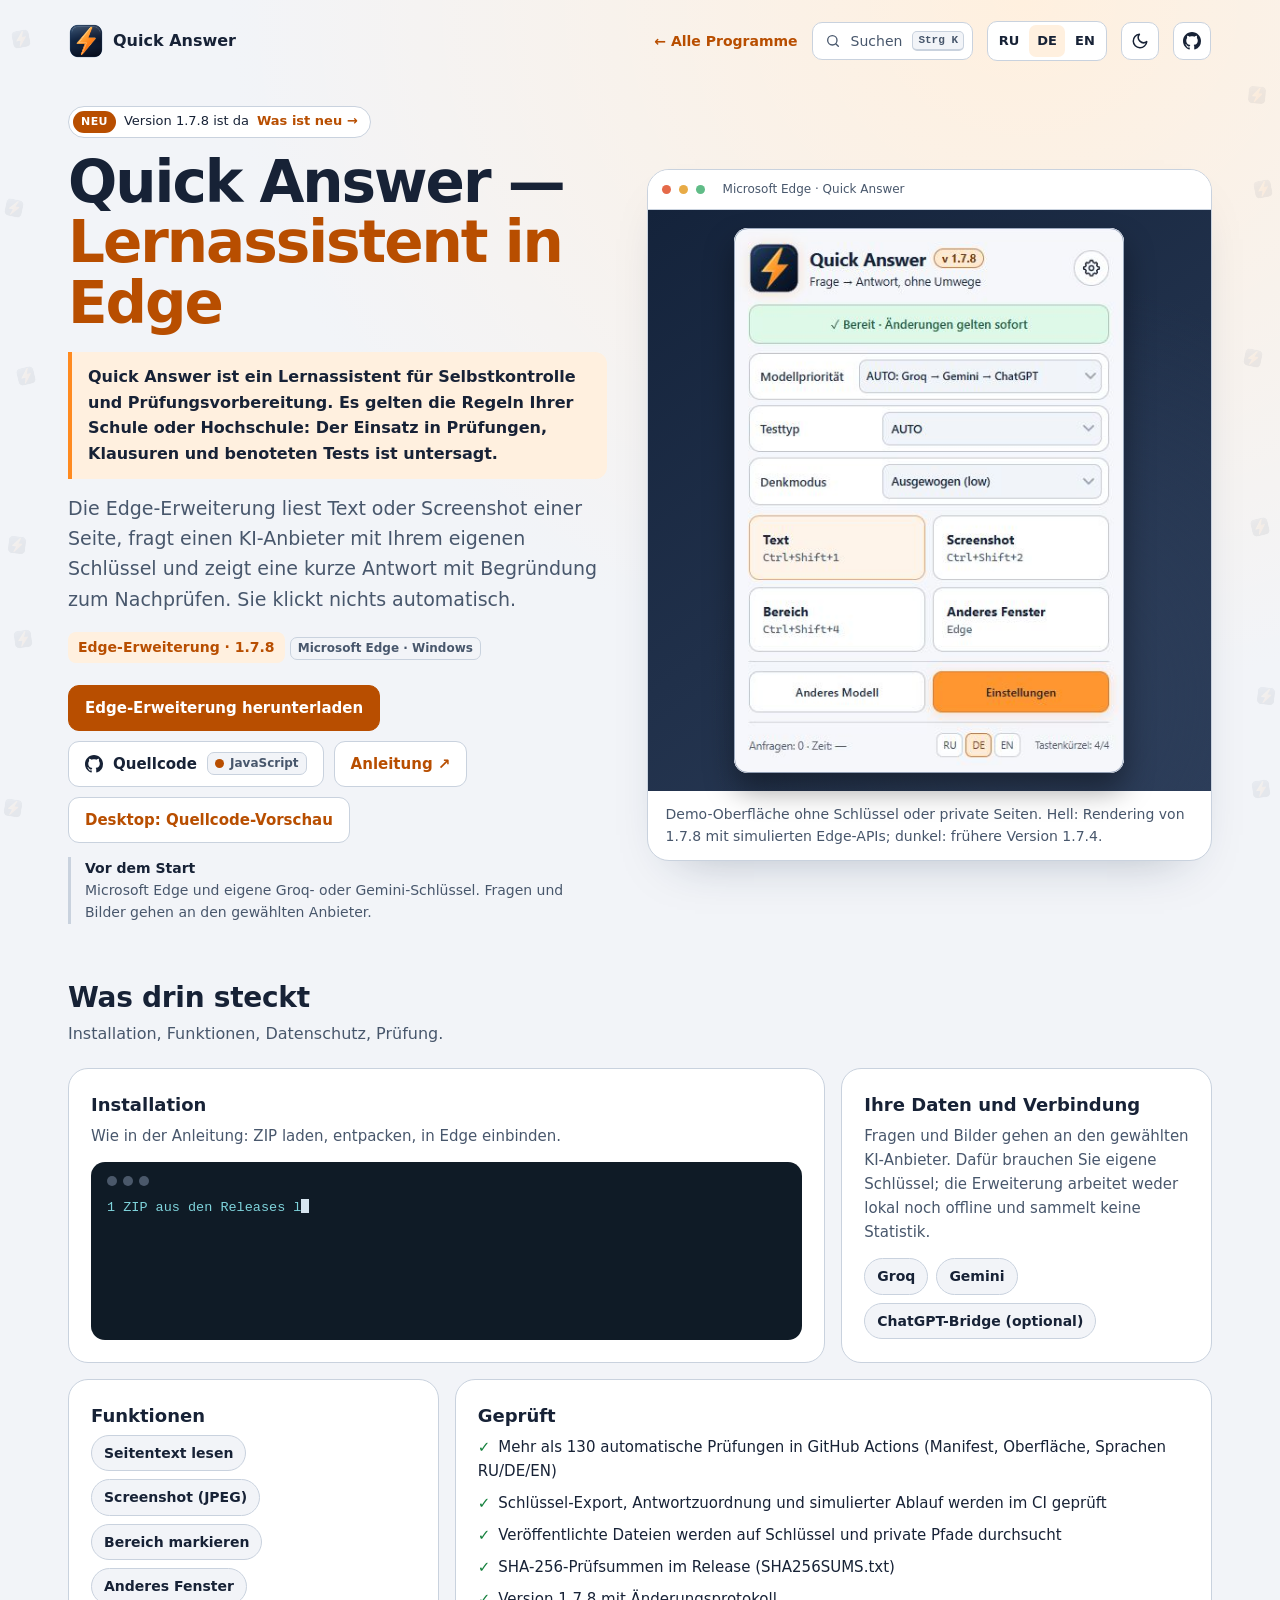
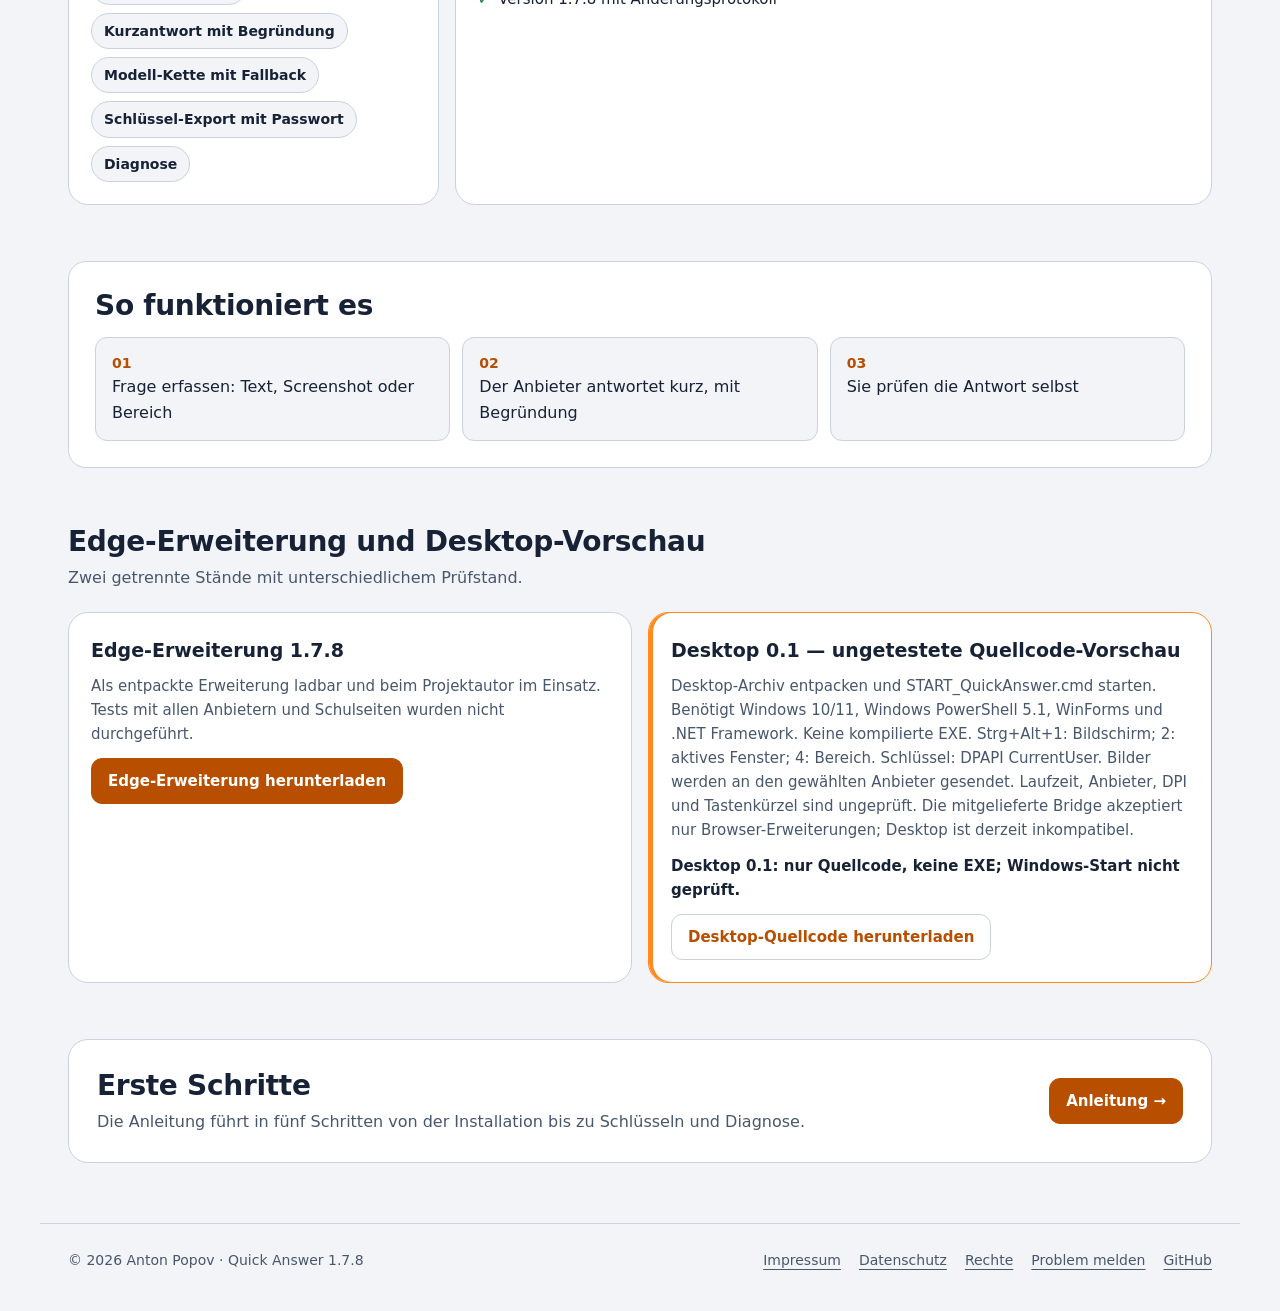
<file: docs/index.html>
<!doctype html>
<html lang="de"><head><meta charset="utf-8"><meta name="viewport" content="width=device-width,initial-scale=1"><meta name="color-scheme" content="light dark"><meta name="description" content="Quick Answer ist ein Lernassistent für Selbstkontrolle und Prüfungsvorbereitung in Microsoft Edge."><title>Quick Answer — Lernassistent für Edge</title>
<link rel="icon" href="assets/app-icon.png">
<script src="assets/kit/kit-theme.js"></script>
<link rel="stylesheet" href="assets/kit/kit.css?v=2026.11.16-1">
<link rel="stylesheet" href="assets/site.css?v=2026.11.16-1">
<script src="assets/kit/programs.js?v=2026.11.16-1" defer></script>
<script src="assets/kit/kit.js?v=2026.11.16-1" defer></script>
</head>
<body class="ppk-page">
<a class="ppk-skip" href="#main">Zum Inhalt</a>
<div class="ppk-nav-wrap" id="ppk-nav-wrap">
<nav class="ppk-nav" aria-label="Hauptnavigation"><a class="ppk-brand" href="index.html"><img src="assets/app-icon.png" alt="" width="34" height="34"><span>Quick Answer</span></a><span class="ppk-spacer"></span><a class="ppk-back" href="https://popovantondev.github.io/popovantondev/index.html">← Alle Programme</a><button class="ppk-search-btn" type="button" data-ppk-open-search aria-label="Programme durchsuchen"><span>Suchen</span><kbd>Strg K</kbd></button><div class="ppk-langs"><a href="index-ru.html" lang="ru" hreflang="ru">RU</a><a href="index.html" lang="de" hreflang="de" aria-current="page">DE</a><a href="index-en.html" lang="en" hreflang="en">EN</a></div><button class="ppk-icon-btn ppk-theme-btn" type="button" data-ppk-theme aria-label="Farbschema wechseln"></button><a class="ppk-icon-btn ppk-gh-btn" href="https://github.com/popovantondev/QuickAnswer" aria-label="GitHub"></a></nav>
</div>
<main class="ppk-shell" id="main">
<section class="ppk-hero"><div>
<a class="ppk-pill" href="https://github.com/popovantondev/QuickAnswer/blob/main/CHANGELOG.md"><span class="ppk-new">NEU</span><span>Version 1.7.8 ist da</span> <span class="ppk-more">Was ist neu →</span></a>
<h1>Quick Answer —<br><em>Lernassistent in Edge</em></h1>
<p class="qa-rules">Quick Answer ist ein Lernassistent für Selbstkontrolle und Prüfungsvorbereitung. Es gelten die Regeln Ihrer Schule oder Hochschule: Der Einsatz in Prüfungen, Klausuren und benoteten Tests ist untersagt.</p>
<p class="ppk-lead">Die Edge-Erweiterung liest Text oder Screenshot einer Seite, fragt einen KI-Anbieter mit Ihrem eigenen Schlüssel und zeigt eine kurze Antwort mit Begründung zum Nachprüfen. Sie klickt nichts automatisch.</p>
<span class="ppk-status">Edge-Erweiterung · 1.7.8</span> <span class="ppk-chip">Microsoft Edge · Windows</span>
<div class="ppk-actions"><a class="ppk-btn ppk-btn-primary" href="https://github.com/popovantondev/QuickAnswer/releases/download/v1.7.8-desktop-0.1-preview/QuickAnswer-Edge-1.7.8.zip">Edge-Erweiterung herunterladen</a><a class="ppk-btn ppk-btn-gh" href="https://github.com/popovantondev/QuickAnswer">Quellcode <span class="ppk-chip"><i class="ppk-dot"></i>JavaScript</span></a><a class="ppk-btn" href="Guide-de.html">Anleitung ↗</a><a class="ppk-btn" href="#desktop-preview">Desktop: Quellcode-Vorschau</a></div>
<p class="ppk-requirements"><strong>Vor dem Start</strong>Microsoft Edge und eigene Groq- oder Gemini-Schlüssel. Fragen und Bilder gehen an den gewählten Anbieter.</p>
</div>
<figure class="ppk-preview"><div class="qa-browser-top"><i></i><i></i><i></i><span>Microsoft Edge · Quick Answer</span></div><div class="ppk-stage"><div class="qa-popup"><img class="qa-dark" src="assets/web/popup-de.dde13329.webp" alt="Popup von Quick Answer in Edge (Demo-Oberfläche ohne Schlüssel)" decoding="async" width="402" height="591" fetchpriority="high"><img class="qa-light" src="assets/screenshots/popup-de-light.png" alt="Popup von Quick Answer in Edge (Demo-Oberfläche ohne Schlüssel)" decoding="async" width="420" height="586"></div></div><figcaption>Demo-Oberfläche ohne Schlüssel oder private Seiten. Hell: Rendering von 1.7.8 mit simulierten Edge-APIs; dunkel: frühere Version 1.7.4.</figcaption></figure>
</section>
<section class="ppk-bento-section ppk-section ppk-reveal" id="features" aria-labelledby="bento-title">
<h2 id="bento-title">Was drin steckt</h2><p class="ppk-sub">Installation, Funktionen, Datenschutz, Prüfung.</p>
<div class="ppk-bento">
<div class="ppk-tile ppk-wide"><h3>Installation</h3><p>Wie in der Anleitung: ZIP laden, entpacken, in Edge einbinden.</p><div class="ppk-term" role="group" aria-label="Terminal"><div class="ppk-term-bar"><i></i><i></i><i></i></div><div class="ppk-term-out"><div class="ppk-ps">1  ZIP aus den Releases laden und ganz entpacken</div><div class="ppk-ps">2  edge://extensions öffnen, Entwicklermodus einschalten</div><div class="ppk-ps">3  „Entpackte Erweiterung laden“ → Ordner edge-quick-answer</div><div class="ppk-ok">✓ Quick Answer erscheint in Edge</div><div class="ppk-dim">   Strg+Umschalt+1 Text · 2 Screenshot · 4 Bereich</div></div></div></div>
<div class="ppk-tile"><h3>Ihre Daten und Verbindung</h3><p>Fragen und Bilder gehen an den gewählten KI-Anbieter. Dafür brauchen Sie eigene Schlüssel; die Erweiterung arbeitet weder lokal noch offline und sammelt keine Statistik.</p><div class="ppk-chips"><span>Groq</span><span>Gemini</span><span>ChatGPT-Bridge (optional)</span></div></div>
<div class="ppk-tile"><h3>Funktionen</h3><div class="ppk-chips"><span>Seitentext lesen</span><span>Screenshot (JPEG)</span><span>Bereich markieren</span><span>Anderes Fenster</span><span>Kurzantwort mit Begründung</span><span>Modell-Kette mit Fallback</span><span>Schlüssel-Export mit Passwort</span><span>Diagnose</span></div></div>
<div class="ppk-tile ppk-wide"><h3>Geprüft</h3><ul class="ppk-checks"><li>Mehr als 130 automatische Prüfungen in GitHub Actions (Manifest, Oberfläche, Sprachen RU/DE/EN)</li><li>Schlüssel-Export, Antwortzuordnung und simulierter Ablauf werden im CI geprüft</li><li>Veröffentlichte Dateien werden auf Schlüssel und private Pfade durchsucht</li><li>SHA-256-Prüfsummen im Release (SHA256SUMS.txt)</li><li>Version 1.7.8 mit Änderungsprotokoll</li></ul></div>
</div>
</section>
<section class="ppk-section ppk-process ppk-reveal" aria-labelledby="process-title"><h2 id="process-title">So funktioniert es</h2><ol class="ppk-flow"><li>Frage erfassen: Text, Screenshot oder Bereich</li><li>Der Anbieter antwortet kurz, mit Begründung</li><li>Sie prüfen die Antwort selbst</li></ol></section>
<section class="ppk-section ppk-reveal" id="desktop-preview" aria-labelledby="status-title"><h2 id="status-title">Edge-Erweiterung und Desktop-Vorschau</h2><p class="ppk-sub">Zwei getrennte Stände mit unterschiedlichem Prüfstand.</p>
<div class="qa-status"><article class="qa-card"><h3>Edge-Erweiterung 1.7.8</h3><p>Als entpackte Erweiterung ladbar und beim Projektautor im Einsatz. Tests mit allen Anbietern und Schulseiten wurden nicht durchgeführt.</p><div class="ppk-actions"><a class="ppk-btn ppk-btn-primary" href="https://github.com/popovantondev/QuickAnswer/releases/download/v1.7.8-desktop-0.1-preview/QuickAnswer-Edge-1.7.8.zip">Edge-Erweiterung herunterladen</a></div></article>
<article class="qa-card qa-card-warn"><h3>Desktop 0.1 — ungetestete Quellcode-Vorschau</h3><p>Desktop-Archiv entpacken und START_QuickAnswer.cmd starten. Benötigt Windows 10/11, Windows PowerShell 5.1, WinForms und .NET Framework. Keine kompilierte EXE. Strg+Alt+1: Bildschirm; 2: aktives Fenster; 4: Bereich. Schlüssel: DPAPI CurrentUser. Bilder werden an den gewählten Anbieter gesendet. Laufzeit, Anbieter, DPI und Tastenkürzel sind ungeprüft. Die mitgelieferte Bridge akzeptiert nur Browser-Erweiterungen; Desktop ist derzeit inkompatibel.</p><p><strong>Desktop 0.1: nur Quellcode, keine EXE; Windows-Start nicht geprüft.</strong></p><div class="ppk-actions"><a class="ppk-btn" href="https://github.com/popovantondev/QuickAnswer/releases/download/v1.7.8-desktop-0.1-preview/QuickAnswer-Desktop-0.1-SourcePreview.zip">Desktop-Quellcode herunterladen</a></div></article></div></section>
<section class="ppk-section ppk-reveal"><div class="qa-start"><div><h2>Erste Schritte</h2><p>Die Anleitung führt in fünf Schritten von der Installation bis zu Schlüsseln und Diagnose.</p></div><div class="ppk-actions"><a class="ppk-btn ppk-btn-primary" href="Guide-de.html">Anleitung →</a></div></div></section>
</main>
<footer class="ppk-footer">
<span>© 2026 Anton Popov · Quick Answer 1.7.8</span>
<nav aria-label="Rechtliches"><a href="https://popovantondev.github.io/popovantondev/impressum.html">Impressum</a><a href="https://popovantondev.github.io/popovantondev/datenschutz.html">Datenschutz</a><a href="https://github.com/popovantondev/QuickAnswer/blob/main/docs/RIGHTS.de.md">Rechte</a><a href="https://github.com/popovantondev/QuickAnswer/issues/new">Problem melden</a><a href="https://github.com/popovantondev/QuickAnswer">GitHub</a></nav>
</footer>
</body>
</html>
</file>
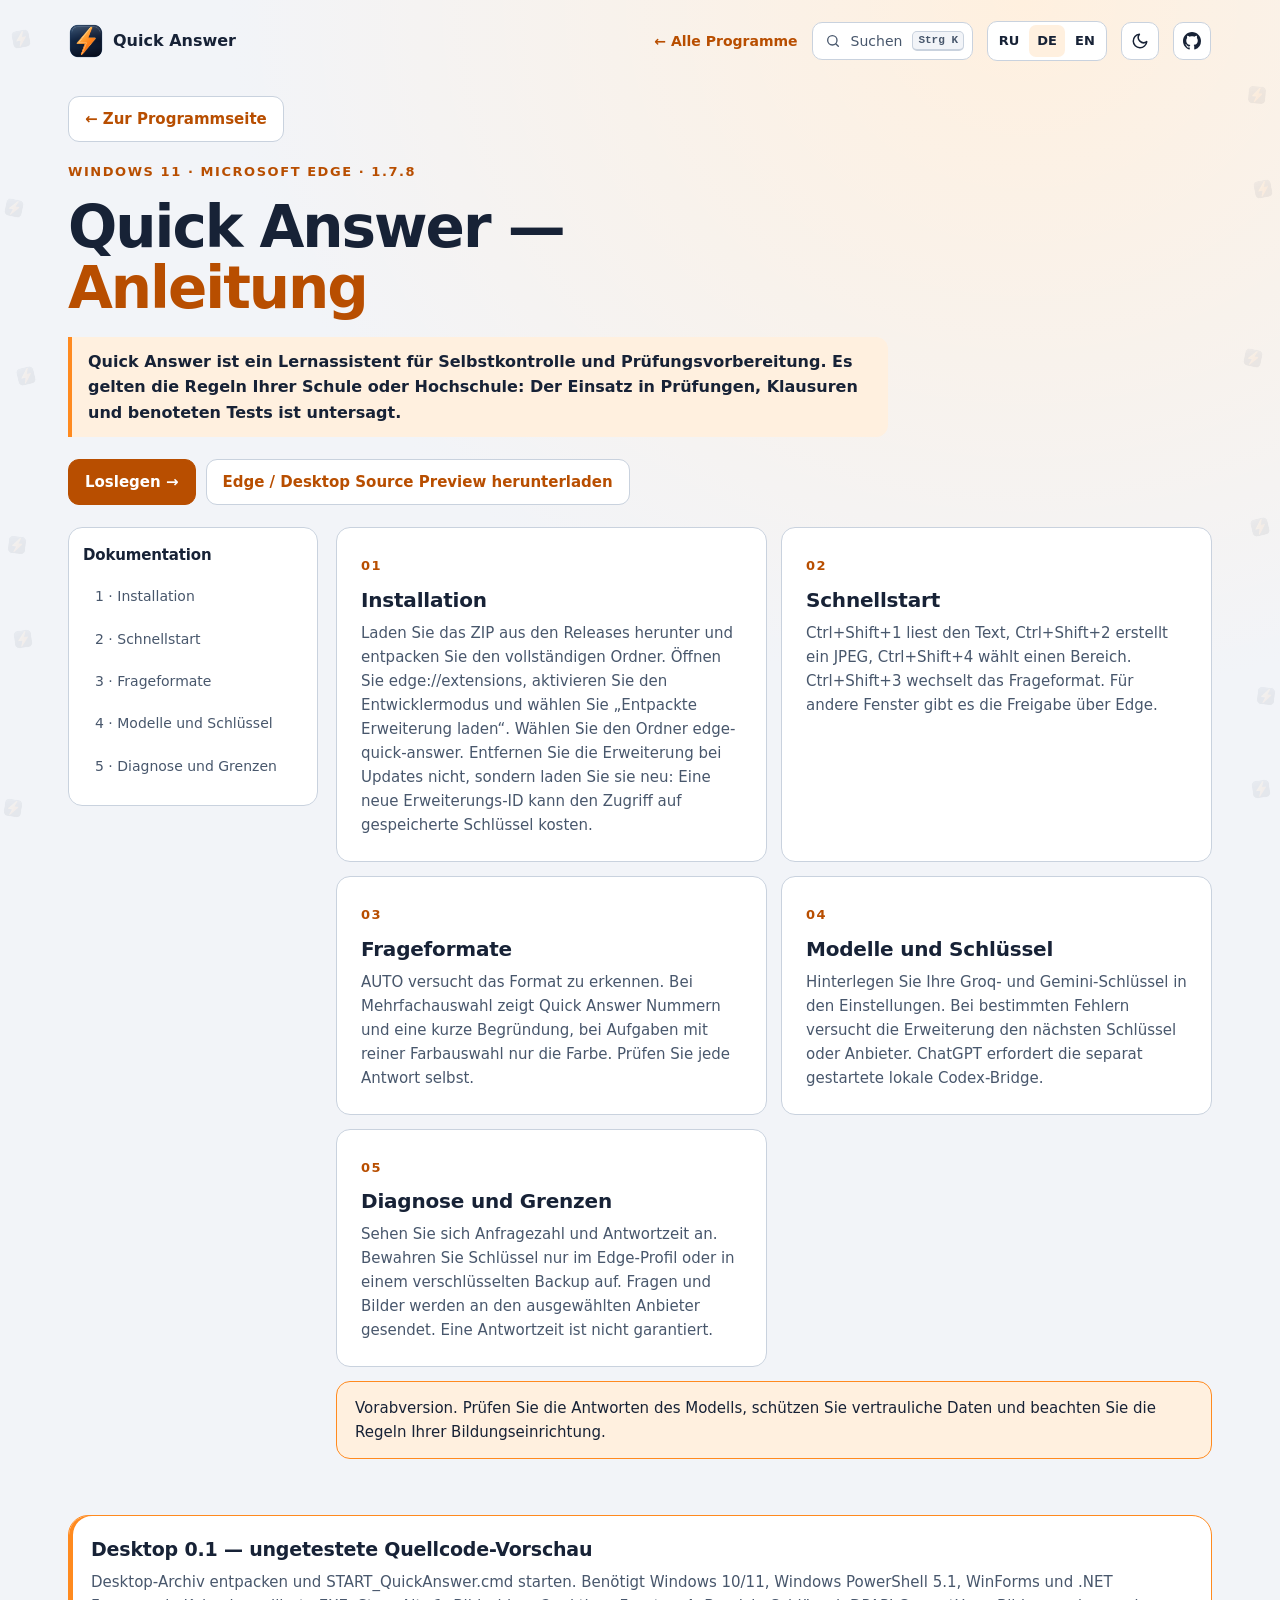
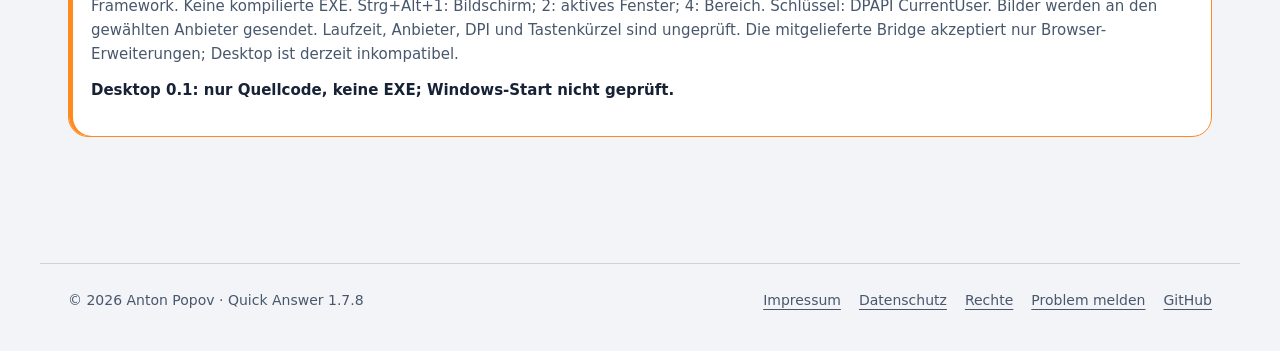
<file: docs/Guide-de.html>
<!doctype html>
<html lang="de"><head><meta charset="utf-8"><meta name="viewport" content="width=device-width,initial-scale=1"><meta name="color-scheme" content="light dark"><meta name="description" content="Quick Answer ist ein Lernassistent für Selbstkontrolle und Prüfungsvorbereitung in Microsoft Edge."><title>Quick Answer — Anleitung</title>
<link rel="icon" href="assets/app-icon.png">
<script src="assets/kit/kit-theme.js"></script>
<link rel="stylesheet" href="assets/kit/kit.css?v=2026.11.16-1">
<link rel="stylesheet" href="assets/site.css?v=2026.11.16-1-g1">
<script src="assets/kit/programs.js?v=2026.11.16-1" defer></script>
<script src="assets/kit/kit.js?v=2026.11.16-1" defer></script>
</head>
<body class="ppk-page">
<a class="ppk-skip" href="#main">Zum Inhalt</a>
<div class="ppk-nav-wrap" id="ppk-nav-wrap">
<nav class="ppk-nav" aria-label="Hauptnavigation"><a class="ppk-brand" href="index.html"><img src="assets/app-icon.png" alt="" width="34" height="34"><span>Quick Answer</span></a><span class="ppk-spacer"></span><a class="ppk-back" href="https://popovantondev.github.io/popovantondev/index.html">← Alle Programme</a><button class="ppk-search-btn" type="button" data-ppk-open-search aria-label="Programme durchsuchen"><span>Suchen</span><kbd>Strg K</kbd></button><div class="ppk-langs"><a href="Guide-ru.html" lang="ru" hreflang="ru">RU</a><a href="Guide-de.html" lang="de" hreflang="de" aria-current="page">DE</a><a href="Guide-en.html" lang="en" hreflang="en">EN</a></div><button class="ppk-icon-btn ppk-theme-btn" type="button" data-ppk-theme aria-label="Farbschema wechseln"></button><a class="ppk-icon-btn ppk-gh-btn" href="https://github.com/popovantondev/QuickAnswer" aria-label="GitHub"></a></nav>
</div>
<main class="ppk-shell qa-guide" id="main">
<p class="qa-guide-home"><a class="ppk-btn" href="index.html">← Zur Programmseite</a></p>
<header class="qa-guide-head"><p class="qa-kicker">Windows 11 · Microsoft Edge · 1.7.8</p>
<h1>Quick Answer —<br><em>Anleitung</em></h1>
<p class="qa-rules">Quick Answer ist ein Lernassistent für Selbstkontrolle und Prüfungsvorbereitung. Es gelten die Regeln Ihrer Schule oder Hochschule: Der Einsatz in Prüfungen, Klausuren und benoteten Tests ist untersagt.</p>
<div class="ppk-actions"><a class="ppk-btn ppk-btn-primary" href="#step-1">Loslegen →</a><a class="ppk-btn" href="https://github.com/popovantondev/QuickAnswer/releases/tag/v1.7.8-desktop-0.1-preview">Edge / Desktop Source Preview herunterladen</a></div></header>
<div class="qa-guide-layout"><aside class="qa-toc" aria-label="Dokumentation"><h2>Dokumentation</h2><a href="#step-1">1 · Installation</a><a href="#step-2">2 · Schnellstart</a><a href="#step-3">3 · Frageformate</a><a href="#step-4">4 · Modelle und Schlüssel</a><a href="#step-5">5 · Diagnose und Grenzen</a></aside>
<div class="qa-steps"><section class="qa-step" id="step-1"><span class="qa-step-no">01</span><h2>Installation</h2><p>Laden Sie das ZIP aus den Releases herunter und entpacken Sie den vollständigen Ordner. Öffnen Sie edge://extensions, aktivieren Sie den Entwicklermodus und wählen Sie „Entpackte Erweiterung laden“. Wählen Sie den Ordner edge-quick-answer. Entfernen Sie die Erweiterung bei Updates nicht, sondern laden Sie sie neu: Eine neue Erweiterungs-ID kann den Zugriff auf gespeicherte Schlüssel kosten.</p></section><section class="qa-step" id="step-2"><span class="qa-step-no">02</span><h2>Schnellstart</h2><p>Ctrl+Shift+1 liest den Text, Ctrl+Shift+2 erstellt ein JPEG, Ctrl+Shift+4 wählt einen Bereich. Ctrl+Shift+3 wechselt das Frageformat. Für andere Fenster gibt es die Freigabe über Edge.</p></section><section class="qa-step" id="step-3"><span class="qa-step-no">03</span><h2>Frageformate</h2><p>AUTO versucht das Format zu erkennen. Bei Mehrfachauswahl zeigt Quick Answer Nummern und eine kurze Begründung, bei Aufgaben mit reiner Farbauswahl nur die Farbe. Prüfen Sie jede Antwort selbst.</p></section><section class="qa-step" id="step-4"><span class="qa-step-no">04</span><h2>Modelle und Schlüssel</h2><p>Hinterlegen Sie Ihre Groq- und Gemini-Schlüssel in den Einstellungen. Bei bestimmten Fehlern versucht die Erweiterung den nächsten Schlüssel oder Anbieter. ChatGPT erfordert die separat gestartete lokale Codex-Bridge.</p></section><section class="qa-step" id="step-5"><span class="qa-step-no">05</span><h2>Diagnose und Grenzen</h2><p>Sehen Sie sich Anfragezahl und Antwortzeit an. Bewahren Sie Schlüssel nur im Edge-Profil oder in einem verschlüsselten Backup auf. Fragen und Bilder werden an den ausgewählten Anbieter gesendet. Eine Antwortzeit ist nicht garantiert.</p></section><p class="qa-note">Vorabversion. Prüfen Sie die Antworten des Modells, schützen Sie vertrauliche Daten und beachten Sie die Regeln Ihrer Bildungseinrichtung.</p></div></div>
<section class="ppk-section" id="desktop"><div class="qa-card qa-card-warn"><h2>Desktop 0.1 — ungetestete Quellcode-Vorschau</h2><p>Desktop-Archiv entpacken und START_QuickAnswer.cmd starten. Benötigt Windows 10/11, Windows PowerShell 5.1, WinForms und .NET Framework. Keine kompilierte EXE. Strg+Alt+1: Bildschirm; 2: aktives Fenster; 4: Bereich. Schlüssel: DPAPI CurrentUser. Bilder werden an den gewählten Anbieter gesendet. Laufzeit, Anbieter, DPI und Tastenkürzel sind ungeprüft. Die mitgelieferte Bridge akzeptiert nur Browser-Erweiterungen; Desktop ist derzeit inkompatibel.</p><p><strong>Desktop 0.1: nur Quellcode, keine EXE; Windows-Start nicht geprüft.</strong></p></div></section>
</main>
<footer class="ppk-footer">
<span>© 2026 Anton Popov · Quick Answer 1.7.8</span>
<nav aria-label="Rechtliches"><a href="https://popovantondev.github.io/popovantondev/impressum.html">Impressum</a><a href="https://popovantondev.github.io/popovantondev/datenschutz.html">Datenschutz</a><a href="https://github.com/popovantondev/QuickAnswer/blob/main/docs/RIGHTS.de.md">Rechte</a><a href="https://github.com/popovantondev/QuickAnswer/issues/new">Problem melden</a><a href="https://github.com/popovantondev/QuickAnswer">GitHub</a></nav>
</footer>
</body>
</html>
</file>
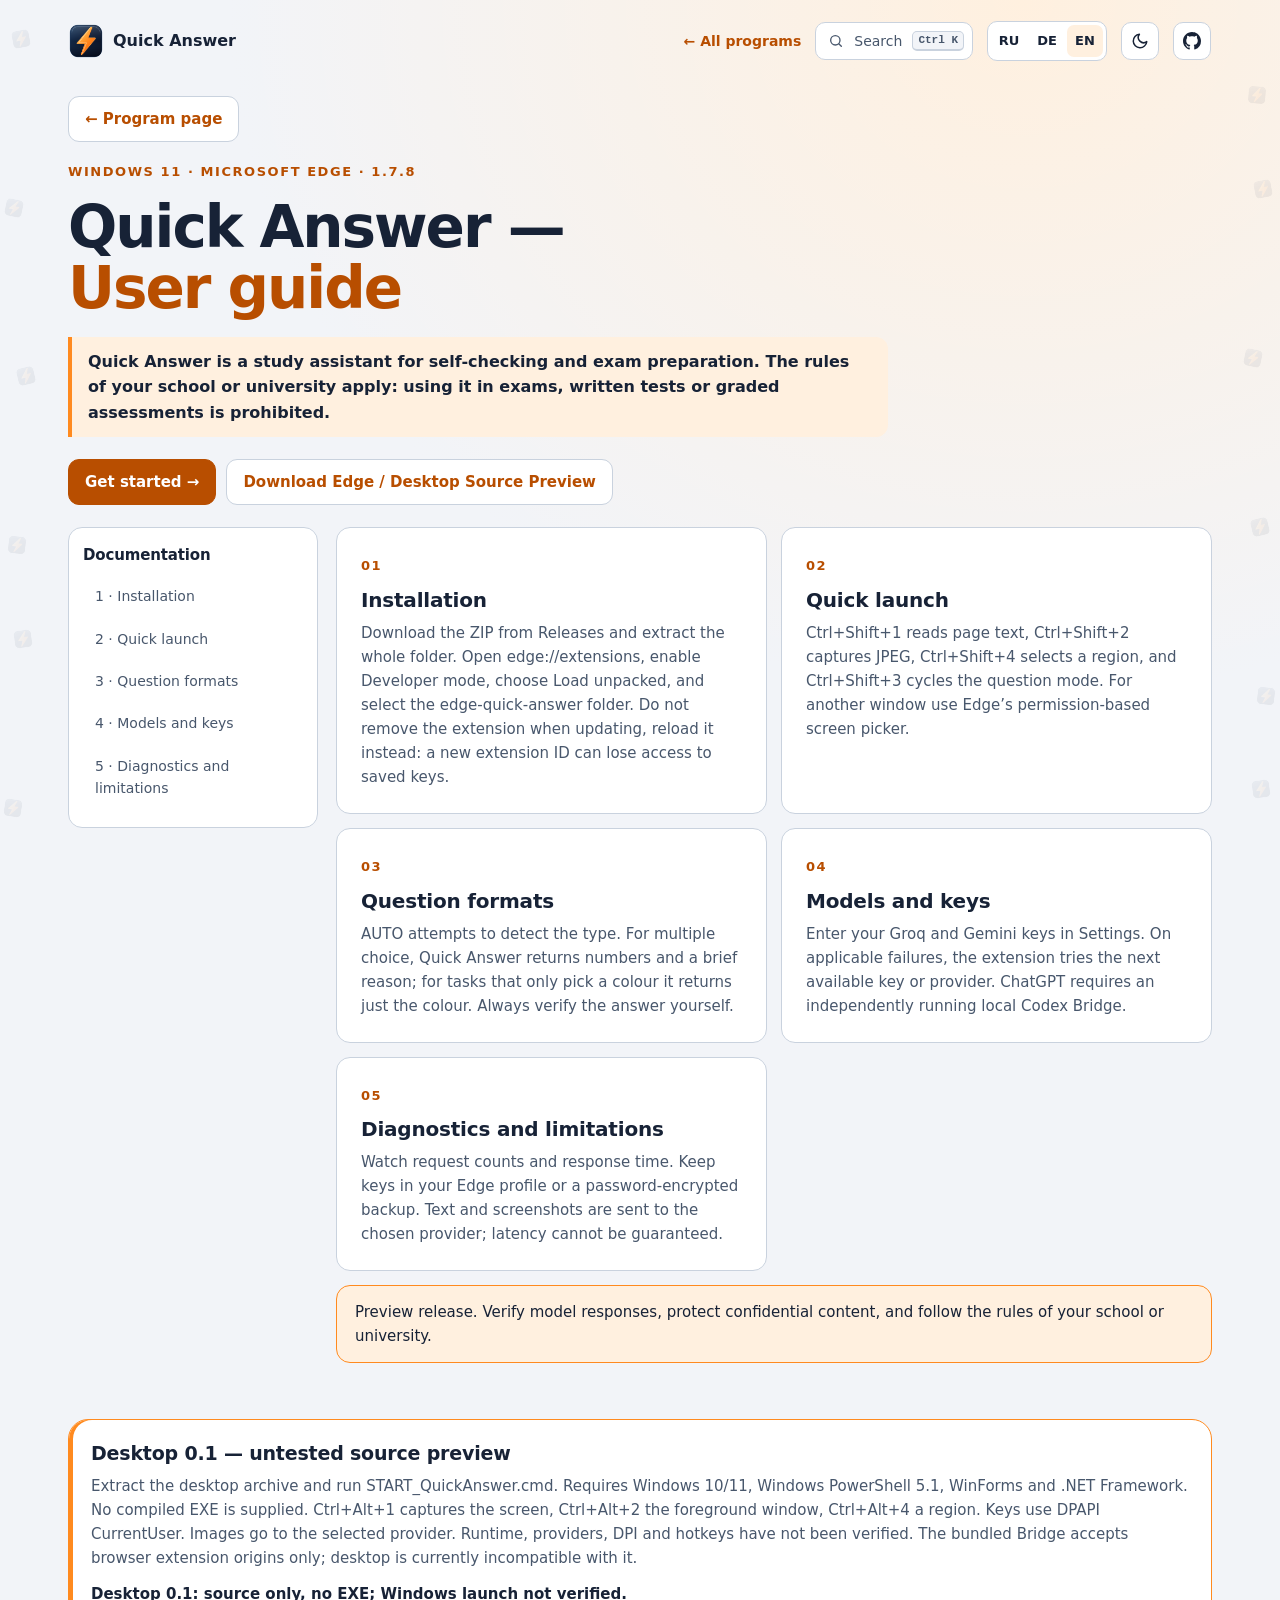
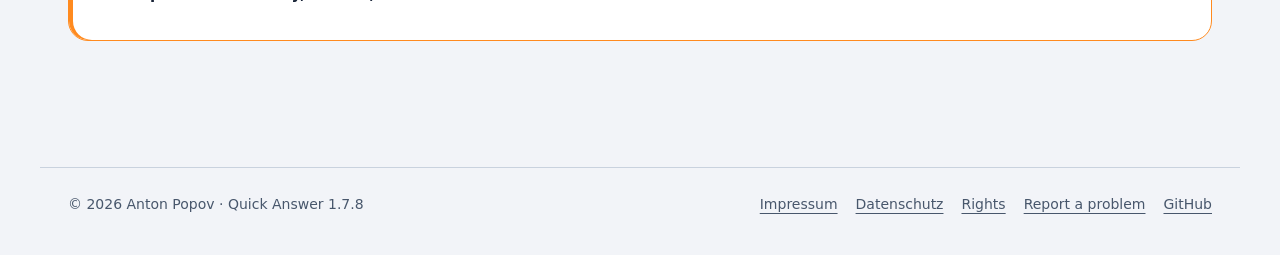
<file: docs/Guide-en.html>
<!doctype html>
<html lang="en"><head><meta charset="utf-8"><meta name="viewport" content="width=device-width,initial-scale=1"><meta name="color-scheme" content="light dark"><meta name="description" content="Quick Answer is a study assistant for self-checking and exam preparation in Microsoft Edge."><title>Quick Answer — User guide</title>
<link rel="icon" href="assets/app-icon.png">
<script src="assets/kit/kit-theme.js"></script>
<link rel="stylesheet" href="assets/kit/kit.css?v=2026.11.16-1">
<link rel="stylesheet" href="assets/site.css?v=2026.11.16-1-g1">
<script src="assets/kit/programs.js?v=2026.11.16-1" defer></script>
<script src="assets/kit/kit.js?v=2026.11.16-1" defer></script>
</head>
<body class="ppk-page">
<a class="ppk-skip" href="#main">Skip to content</a>
<div class="ppk-nav-wrap" id="ppk-nav-wrap">
<nav class="ppk-nav" aria-label="Main navigation"><a class="ppk-brand" href="index-en.html"><img src="assets/app-icon.png" alt="" width="34" height="34"><span>Quick Answer</span></a><span class="ppk-spacer"></span><a class="ppk-back" href="https://popovantondev.github.io/popovantondev/index-en.html">← All programs</a><button class="ppk-search-btn" type="button" data-ppk-open-search aria-label="Search programs"><span>Search</span><kbd>Ctrl K</kbd></button><div class="ppk-langs"><a href="Guide-ru.html" lang="ru" hreflang="ru">RU</a><a href="Guide-de.html" lang="de" hreflang="de">DE</a><a href="Guide-en.html" lang="en" hreflang="en" aria-current="page">EN</a></div><button class="ppk-icon-btn ppk-theme-btn" type="button" data-ppk-theme aria-label="Switch colour scheme"></button><a class="ppk-icon-btn ppk-gh-btn" href="https://github.com/popovantondev/QuickAnswer" aria-label="GitHub"></a></nav>
</div>
<main class="ppk-shell qa-guide" id="main">
<p class="qa-guide-home"><a class="ppk-btn" href="index-en.html">← Program page</a></p>
<header class="qa-guide-head"><p class="qa-kicker">Windows 11 · Microsoft Edge · 1.7.8</p>
<h1>Quick Answer —<br><em>User guide</em></h1>
<p class="qa-rules">Quick Answer is a study assistant for self-checking and exam preparation. The rules of your school or university apply: using it in exams, written tests or graded assessments is prohibited.</p>
<div class="ppk-actions"><a class="ppk-btn ppk-btn-primary" href="#step-1">Get started →</a><a class="ppk-btn" href="https://github.com/popovantondev/QuickAnswer/releases/tag/v1.7.8-desktop-0.1-preview">Download Edge / Desktop Source Preview</a></div></header>
<div class="qa-guide-layout"><aside class="qa-toc" aria-label="Documentation"><h2>Documentation</h2><a href="#step-1">1 · Installation</a><a href="#step-2">2 · Quick launch</a><a href="#step-3">3 · Question formats</a><a href="#step-4">4 · Models and keys</a><a href="#step-5">5 · Diagnostics and limitations</a></aside>
<div class="qa-steps"><section class="qa-step" id="step-1"><span class="qa-step-no">01</span><h2>Installation</h2><p>Download the ZIP from Releases and extract the whole folder. Open edge://extensions, enable Developer mode, choose Load unpacked, and select the edge-quick-answer folder. Do not remove the extension when updating, reload it instead: a new extension ID can lose access to saved keys.</p></section><section class="qa-step" id="step-2"><span class="qa-step-no">02</span><h2>Quick launch</h2><p>Ctrl+Shift+1 reads page text, Ctrl+Shift+2 captures JPEG, Ctrl+Shift+4 selects a region, and Ctrl+Shift+3 cycles the question mode. For another window use Edge’s permission-based screen picker.</p></section><section class="qa-step" id="step-3"><span class="qa-step-no">03</span><h2>Question formats</h2><p>AUTO attempts to detect the type. For multiple choice, Quick Answer returns numbers and a brief reason; for tasks that only pick a colour it returns just the colour. Always verify the answer yourself.</p></section><section class="qa-step" id="step-4"><span class="qa-step-no">04</span><h2>Models and keys</h2><p>Enter your Groq and Gemini keys in Settings. On applicable failures, the extension tries the next available key or provider. ChatGPT requires an independently running local Codex Bridge.</p></section><section class="qa-step" id="step-5"><span class="qa-step-no">05</span><h2>Diagnostics and limitations</h2><p>Watch request counts and response time. Keep keys in your Edge profile or a password-encrypted backup. Text and screenshots are sent to the chosen provider; latency cannot be guaranteed.</p></section><p class="qa-note">Preview release. Verify model responses, protect confidential content, and follow the rules of your school or university.</p></div></div>
<section class="ppk-section" id="desktop"><div class="qa-card qa-card-warn"><h2>Desktop 0.1 — untested source preview</h2><p>Extract the desktop archive and run START_QuickAnswer.cmd. Requires Windows 10/11, Windows PowerShell 5.1, WinForms and .NET Framework. No compiled EXE is supplied. Ctrl+Alt+1 captures the screen, Ctrl+Alt+2 the foreground window, Ctrl+Alt+4 a region. Keys use DPAPI CurrentUser. Images go to the selected provider. Runtime, providers, DPI and hotkeys have not been verified. The bundled Bridge accepts browser extension origins only; desktop is currently incompatible with it.</p><p><strong>Desktop 0.1: source only, no EXE; Windows launch not verified.</strong></p></div></section>
</main>
<footer class="ppk-footer">
<span>© 2026 Anton Popov · Quick Answer 1.7.8</span>
<nav aria-label="Legal"><a href="https://popovantondev.github.io/popovantondev/impressum.html">Impressum</a><a href="https://popovantondev.github.io/popovantondev/datenschutz.html">Datenschutz</a><a href="https://github.com/popovantondev/QuickAnswer/blob/main/docs/RIGHTS.md">Rights</a><a href="https://github.com/popovantondev/QuickAnswer/issues/new">Report a problem</a><a href="https://github.com/popovantondev/QuickAnswer">GitHub</a></nav>
</footer>
</body>
</html>
</file>
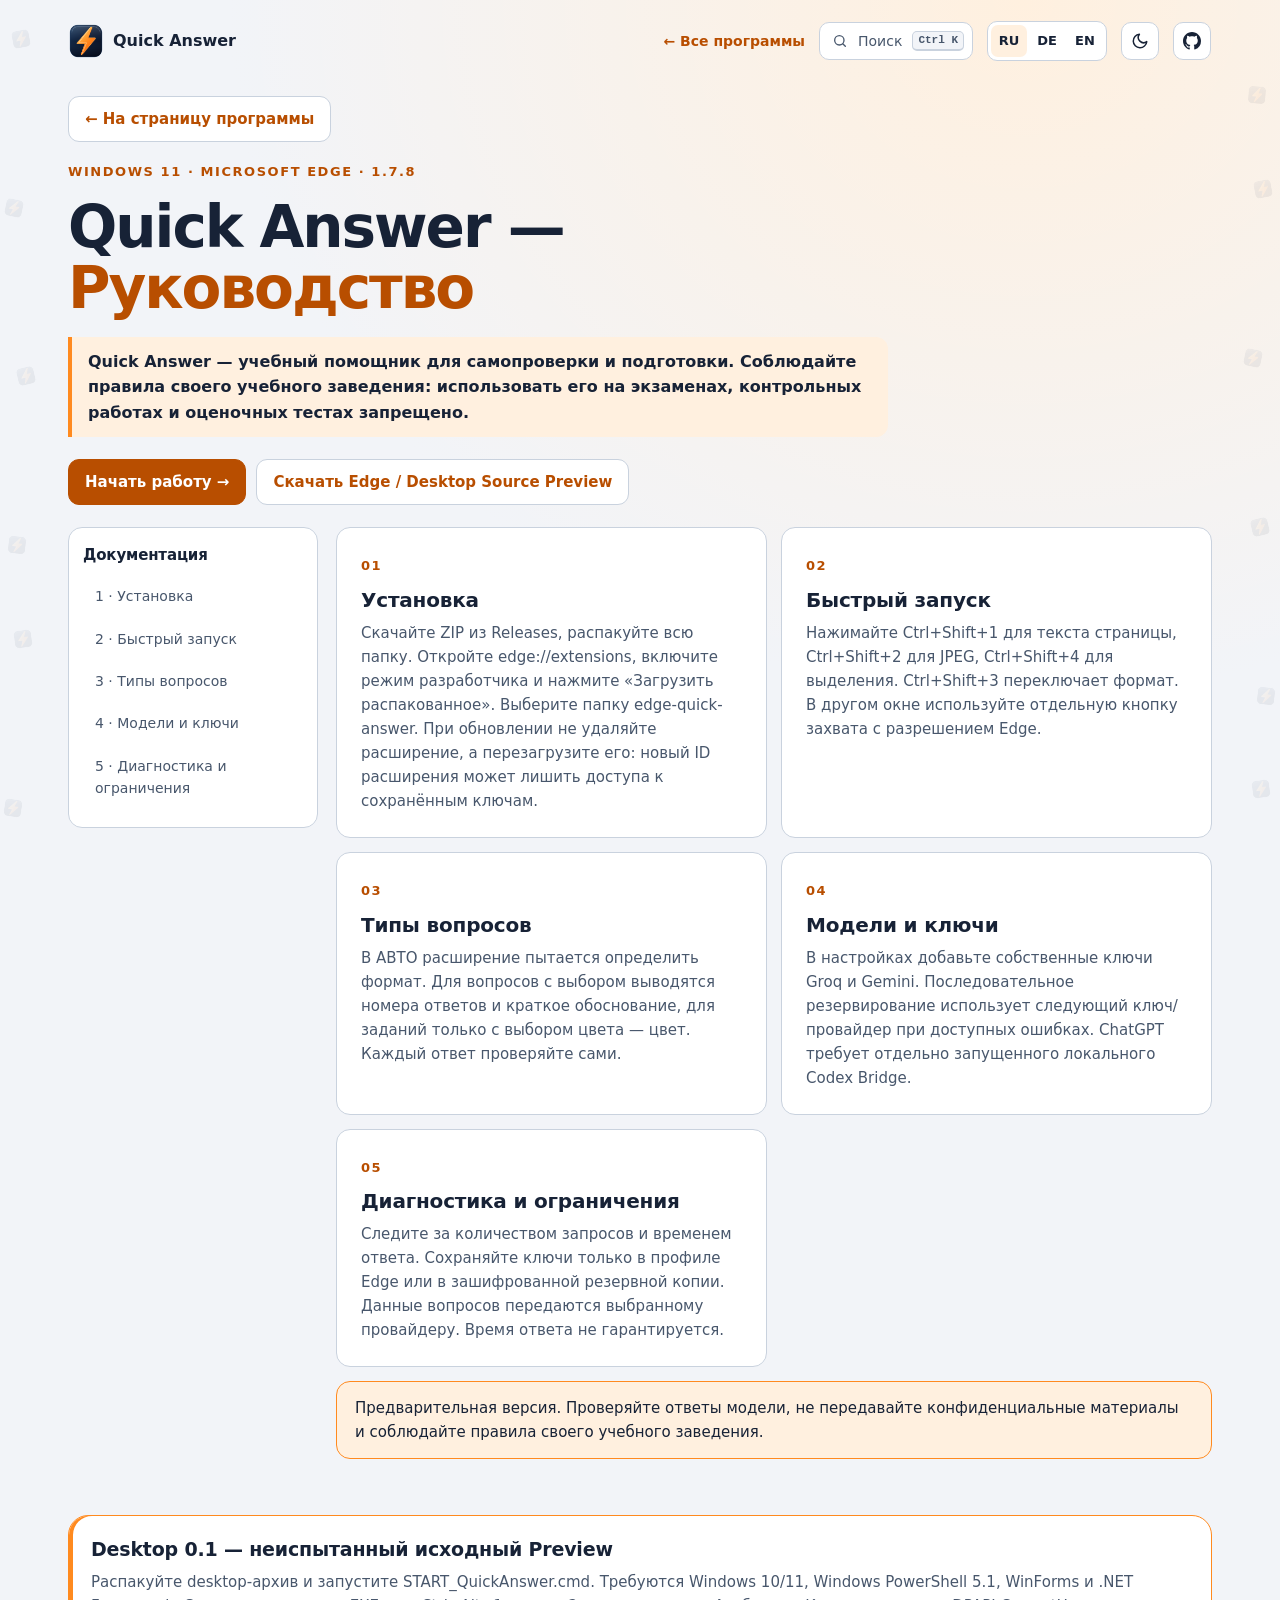
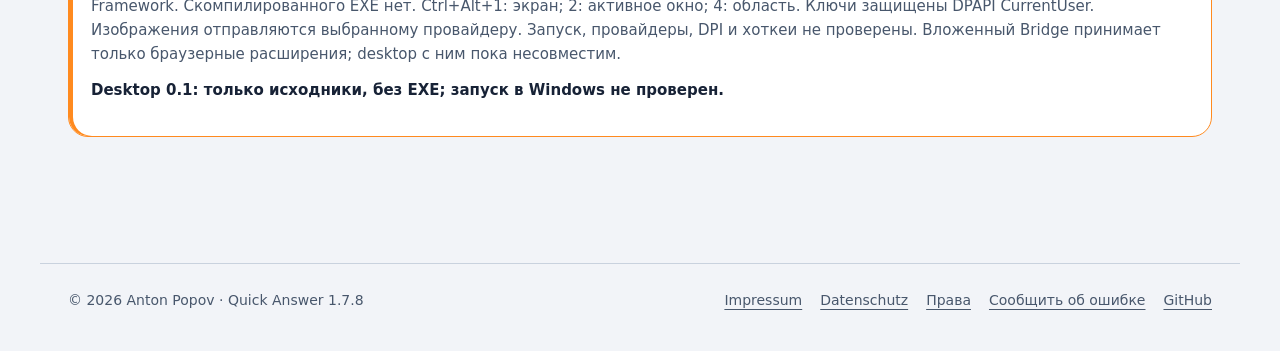
<file: docs/Guide-ru.html>
<!doctype html>
<html lang="ru"><head><meta charset="utf-8"><meta name="viewport" content="width=device-width,initial-scale=1"><meta name="color-scheme" content="light dark"><meta name="description" content="Quick Answer — учебный помощник для самопроверки и подготовки в Microsoft Edge."><title>Quick Answer — Руководство</title>
<link rel="icon" href="assets/app-icon.png">
<script src="assets/kit/kit-theme.js"></script>
<link rel="stylesheet" href="assets/kit/kit.css?v=2026.11.16-1">
<link rel="stylesheet" href="assets/site.css?v=2026.11.16-1-g1">
<script src="assets/kit/programs.js?v=2026.11.16-1" defer></script>
<script src="assets/kit/kit.js?v=2026.11.16-1" defer></script>
</head>
<body class="ppk-page">
<a class="ppk-skip" href="#main">К содержимому</a>
<div class="ppk-nav-wrap" id="ppk-nav-wrap">
<nav class="ppk-nav" aria-label="Основная навигация"><a class="ppk-brand" href="index-ru.html"><img src="assets/app-icon.png" alt="" width="34" height="34"><span>Quick Answer</span></a><span class="ppk-spacer"></span><a class="ppk-back" href="https://popovantondev.github.io/popovantondev/index-ru.html">← Все программы</a><button class="ppk-search-btn" type="button" data-ppk-open-search aria-label="Поиск по программам"><span>Поиск</span><kbd>Ctrl K</kbd></button><div class="ppk-langs"><a href="Guide-ru.html" lang="ru" hreflang="ru" aria-current="page">RU</a><a href="Guide-de.html" lang="de" hreflang="de">DE</a><a href="Guide-en.html" lang="en" hreflang="en">EN</a></div><button class="ppk-icon-btn ppk-theme-btn" type="button" data-ppk-theme aria-label="Сменить тему"></button><a class="ppk-icon-btn ppk-gh-btn" href="https://github.com/popovantondev/QuickAnswer" aria-label="GitHub"></a></nav>
</div>
<main class="ppk-shell qa-guide" id="main">
<p class="qa-guide-home"><a class="ppk-btn" href="index-ru.html">← На страницу программы</a></p>
<header class="qa-guide-head"><p class="qa-kicker">Windows 11 · Microsoft Edge · 1.7.8</p>
<h1>Quick Answer —<br><em>Руководство</em></h1>
<p class="qa-rules">Quick Answer — учебный помощник для самопроверки и подготовки. Соблюдайте правила своего учебного заведения: использовать его на экзаменах, контрольных работах и оценочных тестах запрещено.</p>
<div class="ppk-actions"><a class="ppk-btn ppk-btn-primary" href="#step-1">Начать работу →</a><a class="ppk-btn" href="https://github.com/popovantondev/QuickAnswer/releases/tag/v1.7.8-desktop-0.1-preview">Скачать Edge / Desktop Source Preview</a></div></header>
<div class="qa-guide-layout"><aside class="qa-toc" aria-label="Документация"><h2>Документация</h2><a href="#step-1">1 · Установка</a><a href="#step-2">2 · Быстрый запуск</a><a href="#step-3">3 · Типы вопросов</a><a href="#step-4">4 · Модели и ключи</a><a href="#step-5">5 · Диагностика и ограничения</a></aside>
<div class="qa-steps"><section class="qa-step" id="step-1"><span class="qa-step-no">01</span><h2>Установка</h2><p>Скачайте ZIP из Releases, распакуйте всю папку. Откройте edge://extensions, включите режим разработчика и нажмите «Загрузить распакованное». Выберите папку edge-quick-answer. При обновлении не удаляйте расширение, а перезагрузите его: новый ID расширения может лишить доступа к сохранённым ключам.</p></section><section class="qa-step" id="step-2"><span class="qa-step-no">02</span><h2>Быстрый запуск</h2><p>Нажимайте Ctrl+Shift+1 для текста страницы, Ctrl+Shift+2 для JPEG, Ctrl+Shift+4 для выделения. Ctrl+Shift+3 переключает формат. В другом окне используйте отдельную кнопку захвата с разрешением Edge.</p></section><section class="qa-step" id="step-3"><span class="qa-step-no">03</span><h2>Типы вопросов</h2><p>В АВТО расширение пытается определить формат. Для вопросов с выбором выводятся номера ответов и краткое обоснование, для заданий только с выбором цвета — цвет. Каждый ответ проверяйте сами.</p></section><section class="qa-step" id="step-4"><span class="qa-step-no">04</span><h2>Модели и ключи</h2><p>В настройках добавьте собственные ключи Groq и Gemini. Последовательное резервирование использует следующий ключ/провайдер при доступных ошибках. ChatGPT требует отдельно запущенного локального Codex Bridge.</p></section><section class="qa-step" id="step-5"><span class="qa-step-no">05</span><h2>Диагностика и ограничения</h2><p>Следите за количеством запросов и временем ответа. Сохраняйте ключи только в профиле Edge или в зашифрованной резервной копии. Данные вопросов передаются выбранному провайдеру. Время ответа не гарантируется.</p></section><p class="qa-note">Предварительная версия. Проверяйте ответы модели, не передавайте конфиденциальные материалы и соблюдайте правила своего учебного заведения.</p></div></div>
<section class="ppk-section" id="desktop"><div class="qa-card qa-card-warn"><h2>Desktop 0.1 — неиспытанный исходный Preview</h2><p>Распакуйте desktop-архив и запустите START_QuickAnswer.cmd. Требуются Windows 10/11, Windows PowerShell 5.1, WinForms и .NET Framework. Скомпилированного EXE нет. Ctrl+Alt+1: экран; 2: активное окно; 4: область. Ключи защищены DPAPI CurrentUser. Изображения отправляются выбранному провайдеру. Запуск, провайдеры, DPI и хоткеи не проверены. Вложенный Bridge принимает только браузерные расширения; desktop с ним пока несовместим.</p><p><strong>Desktop 0.1: только исходники, без EXE; запуск в Windows не проверен.</strong></p></div></section>
</main>
<footer class="ppk-footer">
<span>© 2026 Anton Popov · Quick Answer 1.7.8</span>
<nav aria-label="Правовая информация"><a href="https://popovantondev.github.io/popovantondev/impressum.html">Impressum</a><a href="https://popovantondev.github.io/popovantondev/datenschutz.html">Datenschutz</a><a href="https://github.com/popovantondev/QuickAnswer/blob/main/docs/RIGHTS.ru.md">Права</a><a href="https://github.com/popovantondev/QuickAnswer/issues/new">Сообщить об ошибке</a><a href="https://github.com/popovantondev/QuickAnswer">GitHub</a></nav>
</footer>
</body>
</html>
</file>
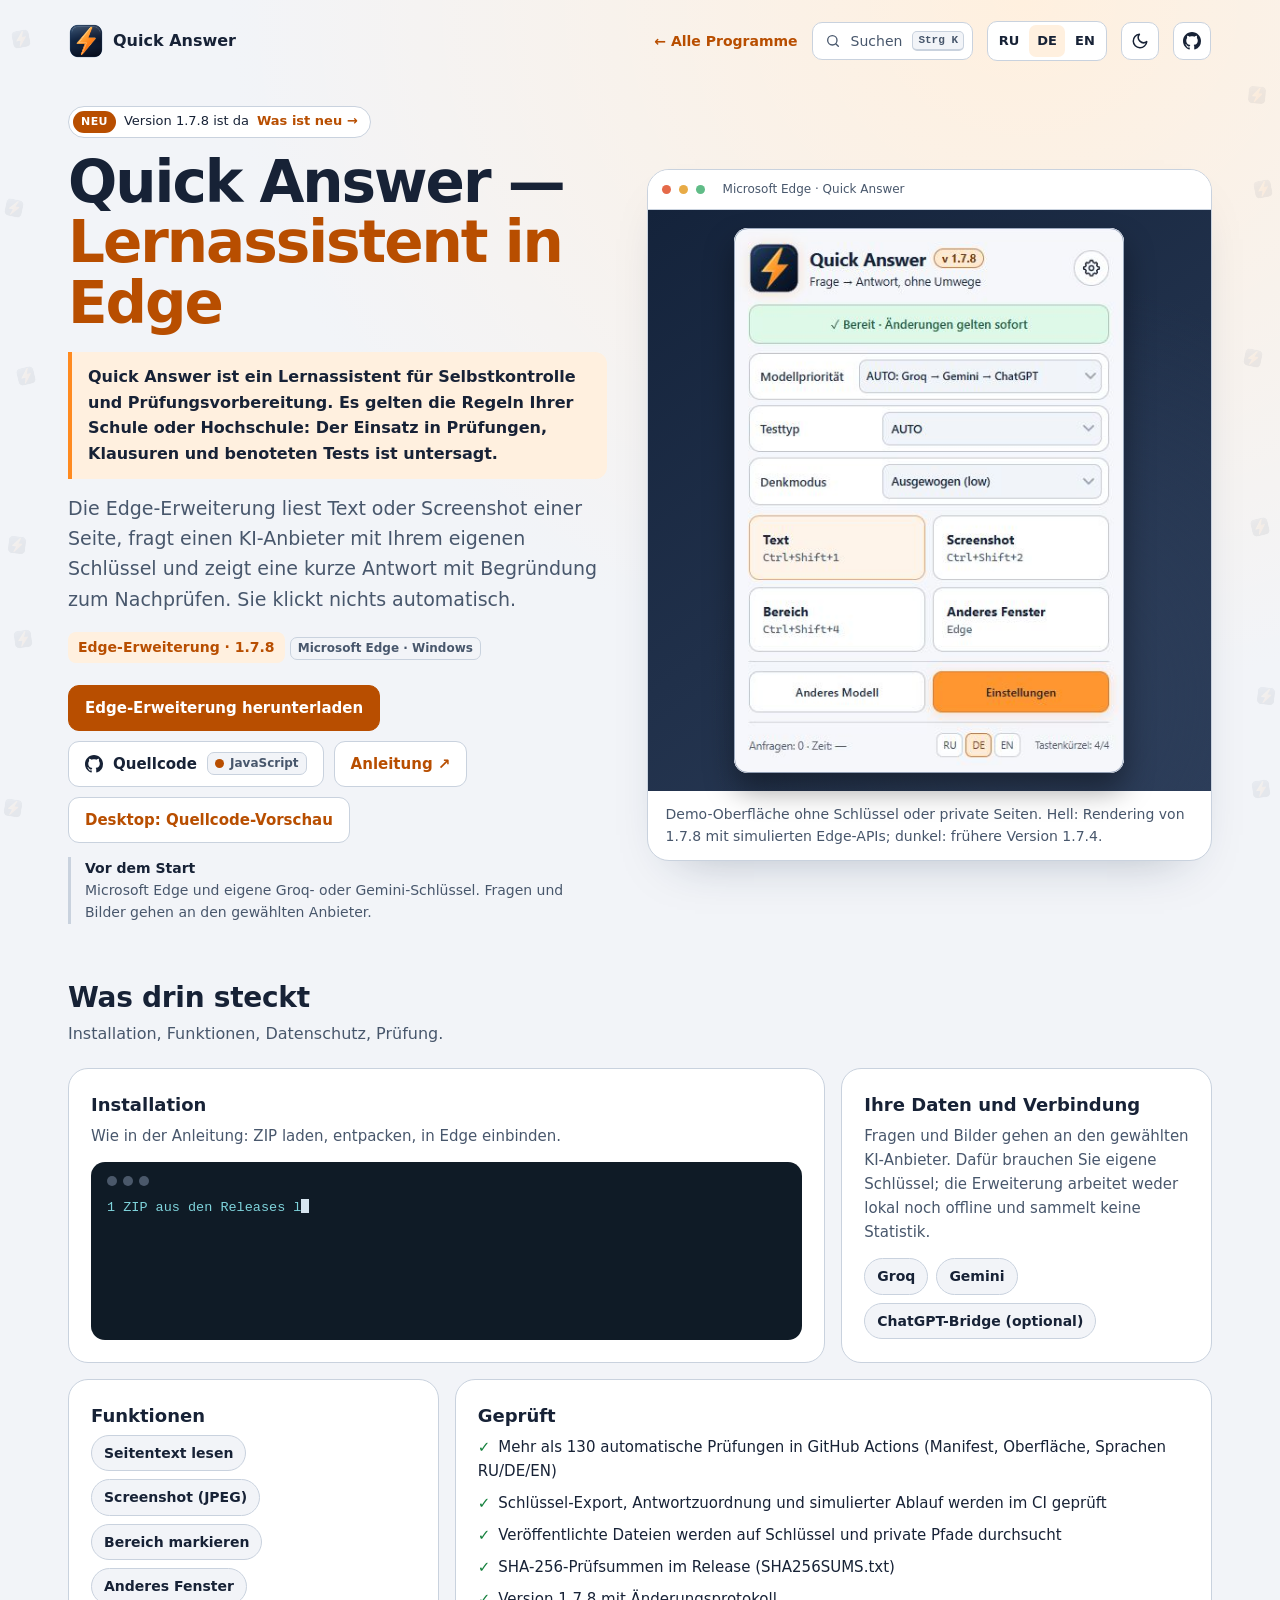
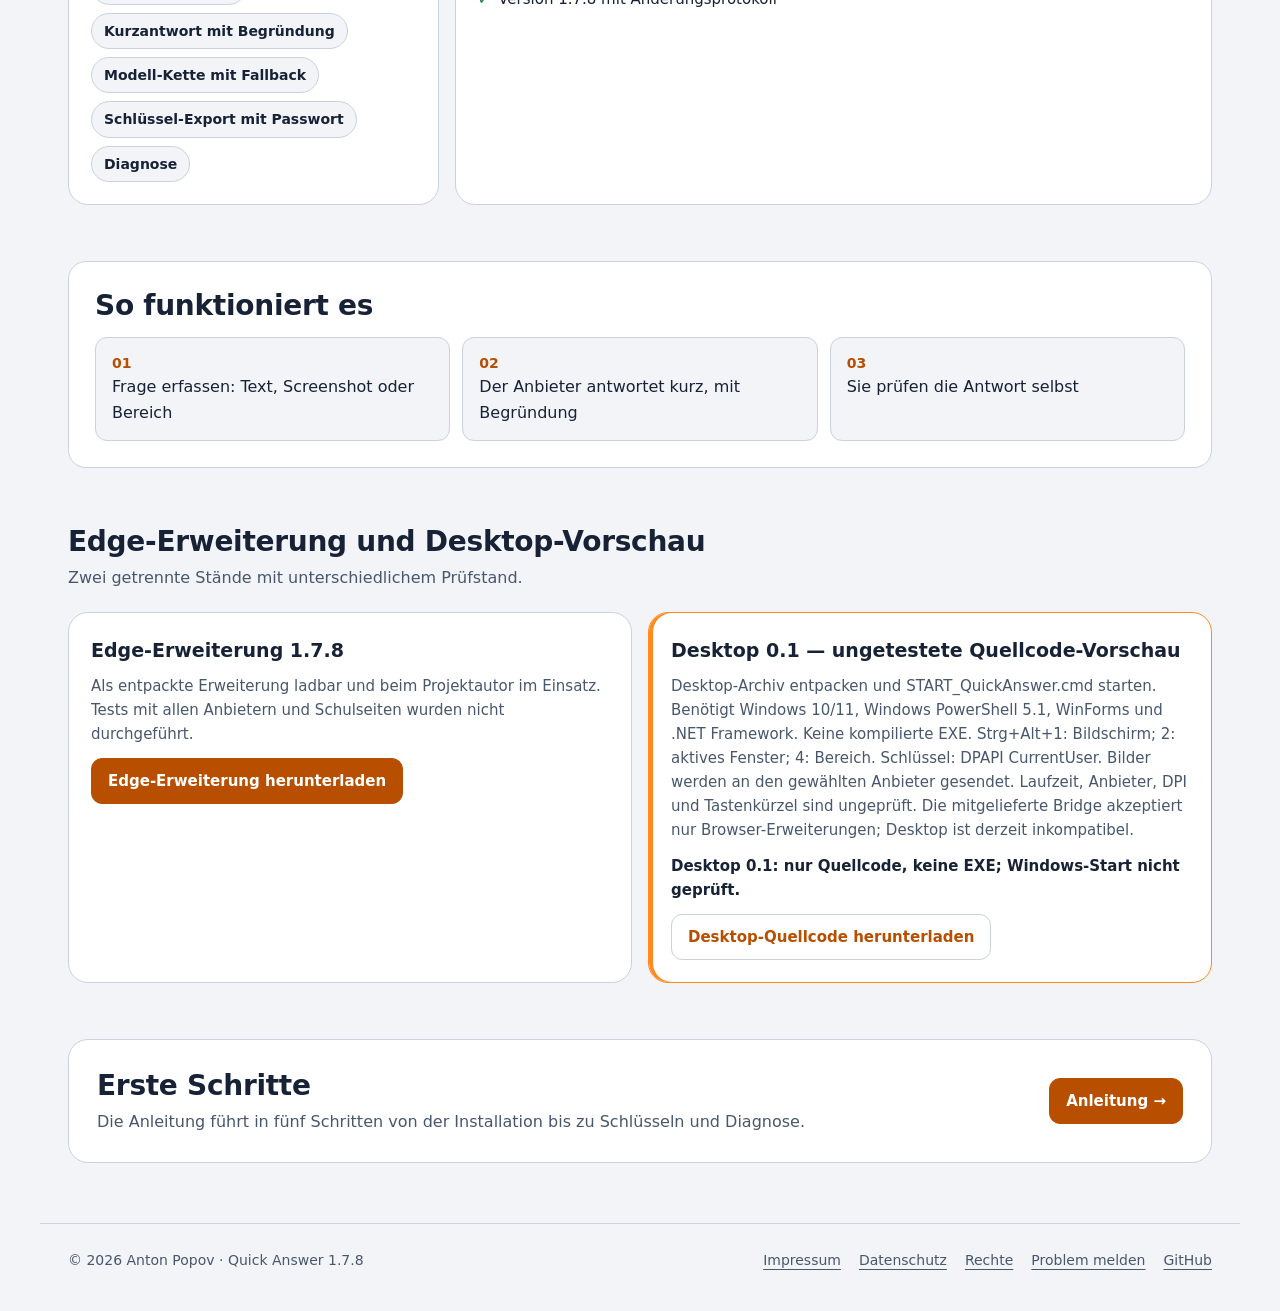
<file: docs/index-de.html>
<!doctype html>
<html lang="de"><head><meta charset="utf-8"><meta name="viewport" content="width=device-width,initial-scale=1"><script>location.replace('index.html'+location.hash)</script><meta http-equiv="refresh" content="0; url=index.html"><link rel="canonical" href="https://popovantondev.github.io/QuickAnswer/index.html"><meta name="robots" content="noindex"><title>Quick Answer</title></head>
<body><p><a href="index.html">Weiter zur deutschen Seite</a> · <a href="index-en.html" lang="en" hreflang="en">English</a> · <a href="index-ru.html" lang="ru" hreflang="ru">Русский</a></p></body></html>
</file>
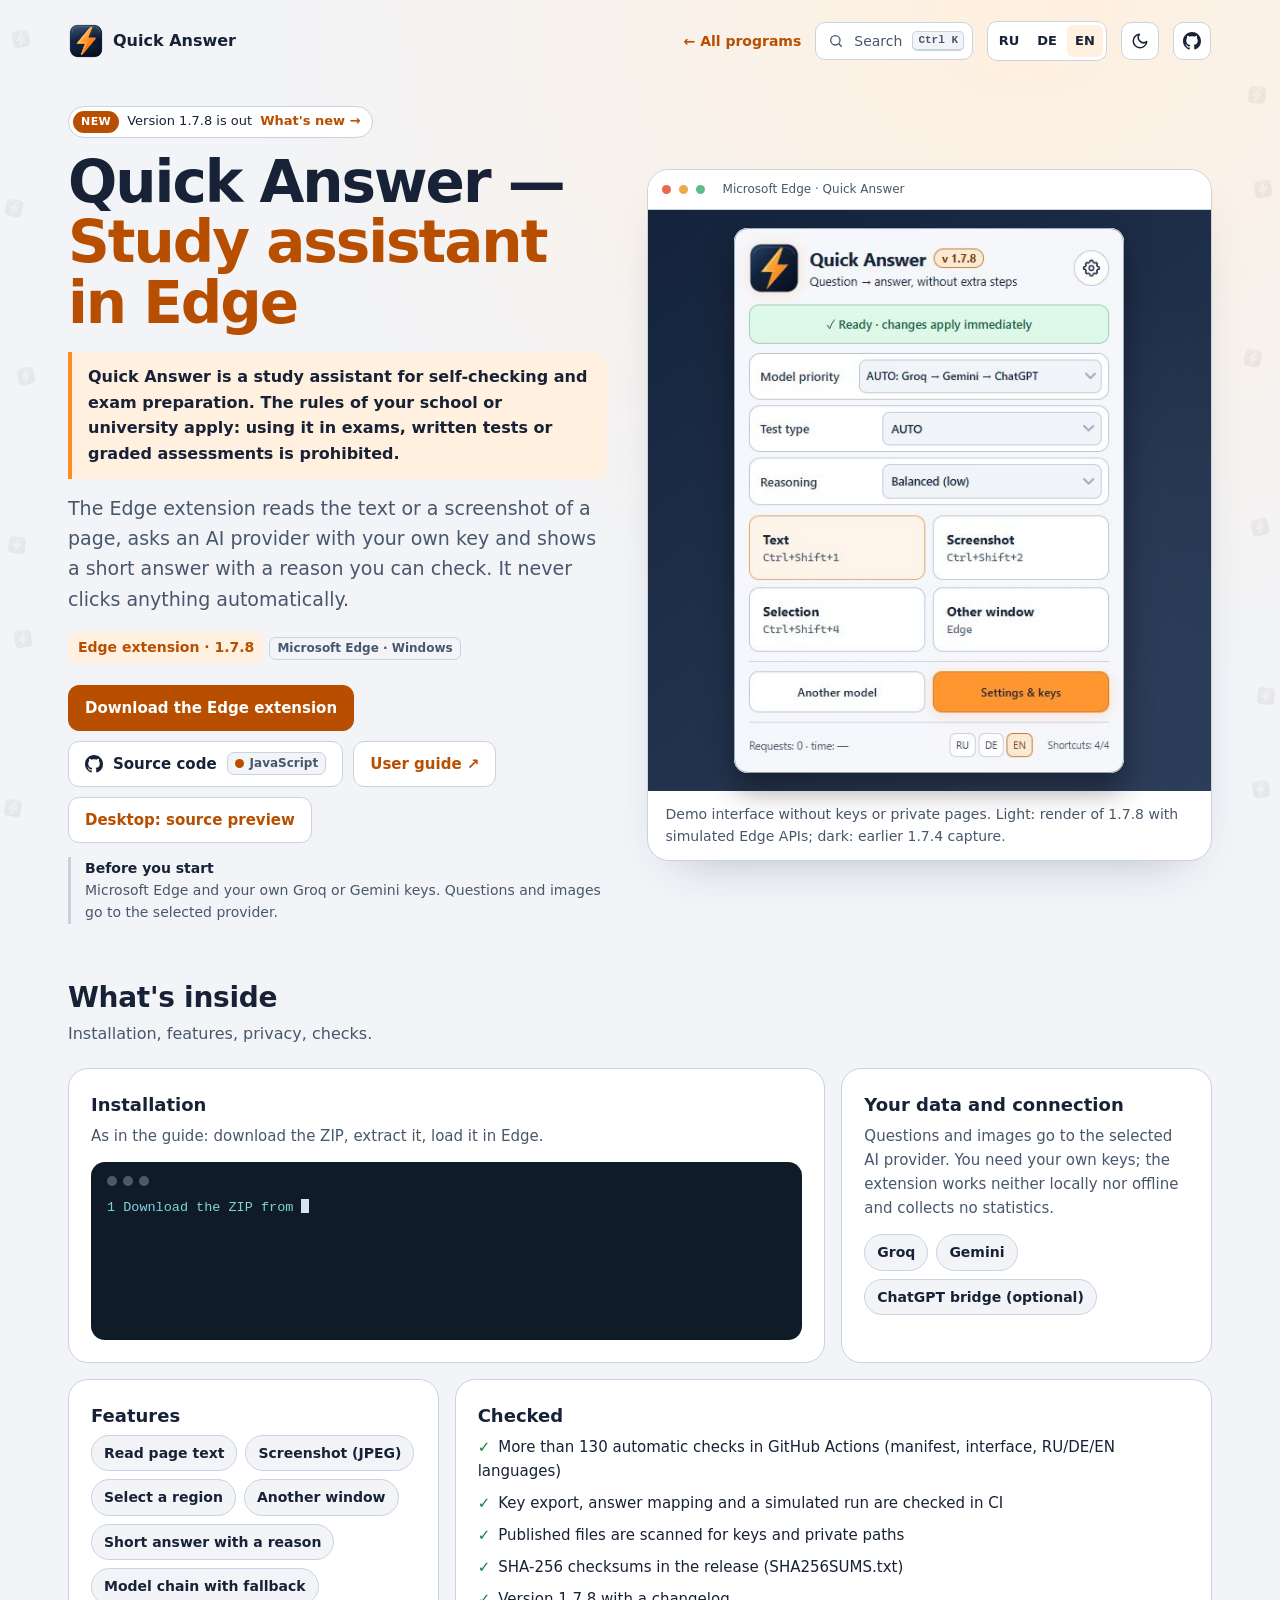
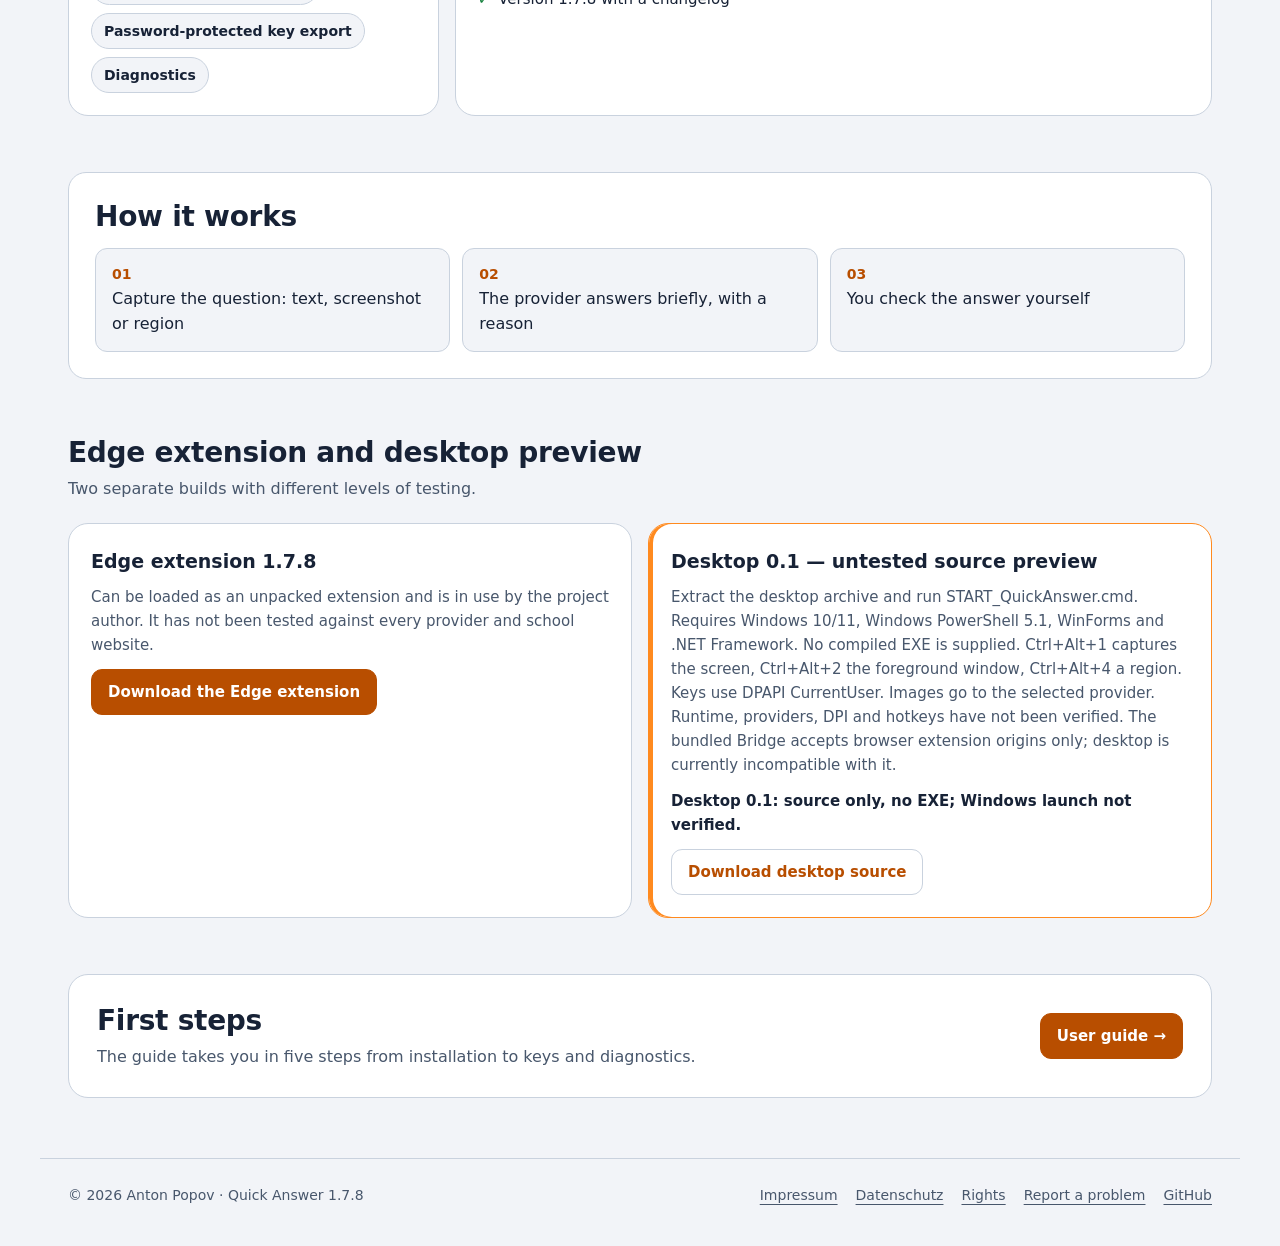
<file: docs/index-en.html>
<!doctype html>
<html lang="en"><head><meta charset="utf-8"><meta name="viewport" content="width=device-width,initial-scale=1"><meta name="color-scheme" content="light dark"><meta name="description" content="Quick Answer is a study assistant for self-checking and exam preparation in Microsoft Edge."><title>Quick Answer — study assistant for Edge</title>
<link rel="icon" href="assets/app-icon.png">
<script src="assets/kit/kit-theme.js"></script>
<link rel="stylesheet" href="assets/kit/kit.css?v=2026.11.16-1">
<link rel="stylesheet" href="assets/site.css?v=2026.11.16-1">
<script src="assets/kit/programs.js?v=2026.11.16-1" defer></script>
<script src="assets/kit/kit.js?v=2026.11.16-1" defer></script>
</head>
<body class="ppk-page">
<a class="ppk-skip" href="#main">Skip to content</a>
<div class="ppk-nav-wrap" id="ppk-nav-wrap">
<nav class="ppk-nav" aria-label="Main navigation"><a class="ppk-brand" href="index-en.html"><img src="assets/app-icon.png" alt="" width="34" height="34"><span>Quick Answer</span></a><span class="ppk-spacer"></span><a class="ppk-back" href="https://popovantondev.github.io/popovantondev/index-en.html">← All programs</a><button class="ppk-search-btn" type="button" data-ppk-open-search aria-label="Search programs"><span>Search</span><kbd>Ctrl K</kbd></button><div class="ppk-langs"><a href="index-ru.html" lang="ru" hreflang="ru">RU</a><a href="index.html" lang="de" hreflang="de">DE</a><a href="index-en.html" lang="en" hreflang="en" aria-current="page">EN</a></div><button class="ppk-icon-btn ppk-theme-btn" type="button" data-ppk-theme aria-label="Switch colour scheme"></button><a class="ppk-icon-btn ppk-gh-btn" href="https://github.com/popovantondev/QuickAnswer" aria-label="GitHub"></a></nav>
</div>
<main class="ppk-shell" id="main">
<section class="ppk-hero"><div>
<a class="ppk-pill" href="https://github.com/popovantondev/QuickAnswer/blob/main/CHANGELOG.md"><span class="ppk-new">NEW</span><span>Version 1.7.8 is out</span> <span class="ppk-more">What's new →</span></a>
<h1>Quick Answer —<br><em>Study assistant in Edge</em></h1>
<p class="qa-rules">Quick Answer is a study assistant for self-checking and exam preparation. The rules of your school or university apply: using it in exams, written tests or graded assessments is prohibited.</p>
<p class="ppk-lead">The Edge extension reads the text or a screenshot of a page, asks an AI provider with your own key and shows a short answer with a reason you can check. It never clicks anything automatically.</p>
<span class="ppk-status">Edge extension · 1.7.8</span> <span class="ppk-chip">Microsoft Edge · Windows</span>
<div class="ppk-actions"><a class="ppk-btn ppk-btn-primary" href="https://github.com/popovantondev/QuickAnswer/releases/download/v1.7.8-desktop-0.1-preview/QuickAnswer-Edge-1.7.8.zip">Download the Edge extension</a><a class="ppk-btn ppk-btn-gh" href="https://github.com/popovantondev/QuickAnswer">Source code <span class="ppk-chip"><i class="ppk-dot"></i>JavaScript</span></a><a class="ppk-btn" href="Guide-en.html">User guide ↗</a><a class="ppk-btn" href="#desktop-preview">Desktop: source preview</a></div>
<p class="ppk-requirements"><strong>Before you start</strong>Microsoft Edge and your own Groq or Gemini keys. Questions and images go to the selected provider.</p>
</div>
<figure class="ppk-preview"><div class="qa-browser-top"><i></i><i></i><i></i><span>Microsoft Edge · Quick Answer</span></div><div class="ppk-stage"><div class="qa-popup"><img class="qa-dark" src="assets/web/popup-en.8685fbc9.webp" alt="Quick Answer popup in Edge (demo interface without keys)" decoding="async" width="402" height="580" fetchpriority="high"><img class="qa-light" src="assets/screenshots/popup-en-light.png" alt="Quick Answer popup in Edge (demo interface without keys)" decoding="async" width="420" height="586"></div></div><figcaption>Demo interface without keys or private pages. Light: render of 1.7.8 with simulated Edge APIs; dark: earlier 1.7.4 capture.</figcaption></figure>
</section>
<section class="ppk-bento-section ppk-section ppk-reveal" id="features" aria-labelledby="bento-title">
<h2 id="bento-title">What&#x27;s inside</h2><p class="ppk-sub">Installation, features, privacy, checks.</p>
<div class="ppk-bento">
<div class="ppk-tile ppk-wide"><h3>Installation</h3><p>As in the guide: download the ZIP, extract it, load it in Edge.</p><div class="ppk-term" role="group" aria-label="Terminal"><div class="ppk-term-bar"><i></i><i></i><i></i></div><div class="ppk-term-out"><div class="ppk-ps">1  Download the ZIP from Releases and extract it fully</div><div class="ppk-ps">2  Open edge://extensions and turn on Developer mode</div><div class="ppk-ps">3  “Load unpacked” → folder edge-quick-answer</div><div class="ppk-ok">✓ Quick Answer appears in Edge</div><div class="ppk-dim">   Ctrl+Shift+1 text · 2 screenshot · 4 region</div></div></div></div>
<div class="ppk-tile"><h3>Your data and connection</h3><p>Questions and images go to the selected AI provider. You need your own keys; the extension works neither locally nor offline and collects no statistics.</p><div class="ppk-chips"><span>Groq</span><span>Gemini</span><span>ChatGPT bridge (optional)</span></div></div>
<div class="ppk-tile"><h3>Features</h3><div class="ppk-chips"><span>Read page text</span><span>Screenshot (JPEG)</span><span>Select a region</span><span>Another window</span><span>Short answer with a reason</span><span>Model chain with fallback</span><span>Password-protected key export</span><span>Diagnostics</span></div></div>
<div class="ppk-tile ppk-wide"><h3>Checked</h3><ul class="ppk-checks"><li>More than 130 automatic checks in GitHub Actions (manifest, interface, RU/DE/EN languages)</li><li>Key export, answer mapping and a simulated run are checked in CI</li><li>Published files are scanned for keys and private paths</li><li>SHA-256 checksums in the release (SHA256SUMS.txt)</li><li>Version 1.7.8 with a changelog</li></ul></div>
</div>
</section>
<section class="ppk-section ppk-process ppk-reveal" aria-labelledby="process-title"><h2 id="process-title">How it works</h2><ol class="ppk-flow"><li>Capture the question: text, screenshot or region</li><li>The provider answers briefly, with a reason</li><li>You check the answer yourself</li></ol></section>
<section class="ppk-section ppk-reveal" id="desktop-preview" aria-labelledby="status-title"><h2 id="status-title">Edge extension and desktop preview</h2><p class="ppk-sub">Two separate builds with different levels of testing.</p>
<div class="qa-status"><article class="qa-card"><h3>Edge extension 1.7.8</h3><p>Can be loaded as an unpacked extension and is in use by the project author. It has not been tested against every provider and school website.</p><div class="ppk-actions"><a class="ppk-btn ppk-btn-primary" href="https://github.com/popovantondev/QuickAnswer/releases/download/v1.7.8-desktop-0.1-preview/QuickAnswer-Edge-1.7.8.zip">Download the Edge extension</a></div></article>
<article class="qa-card qa-card-warn"><h3>Desktop 0.1 — untested source preview</h3><p>Extract the desktop archive and run START_QuickAnswer.cmd. Requires Windows 10/11, Windows PowerShell 5.1, WinForms and .NET Framework. No compiled EXE is supplied. Ctrl+Alt+1 captures the screen, Ctrl+Alt+2 the foreground window, Ctrl+Alt+4 a region. Keys use DPAPI CurrentUser. Images go to the selected provider. Runtime, providers, DPI and hotkeys have not been verified. The bundled Bridge accepts browser extension origins only; desktop is currently incompatible with it.</p><p><strong>Desktop 0.1: source only, no EXE; Windows launch not verified.</strong></p><div class="ppk-actions"><a class="ppk-btn" href="https://github.com/popovantondev/QuickAnswer/releases/download/v1.7.8-desktop-0.1-preview/QuickAnswer-Desktop-0.1-SourcePreview.zip">Download desktop source</a></div></article></div></section>
<section class="ppk-section ppk-reveal"><div class="qa-start"><div><h2>First steps</h2><p>The guide takes you in five steps from installation to keys and diagnostics.</p></div><div class="ppk-actions"><a class="ppk-btn ppk-btn-primary" href="Guide-en.html">User guide →</a></div></div></section>
</main>
<footer class="ppk-footer">
<span>© 2026 Anton Popov · Quick Answer 1.7.8</span>
<nav aria-label="Legal"><a href="https://popovantondev.github.io/popovantondev/impressum.html">Impressum</a><a href="https://popovantondev.github.io/popovantondev/datenschutz.html">Datenschutz</a><a href="https://github.com/popovantondev/QuickAnswer/blob/main/docs/RIGHTS.md">Rights</a><a href="https://github.com/popovantondev/QuickAnswer/issues/new">Report a problem</a><a href="https://github.com/popovantondev/QuickAnswer">GitHub</a></nav>
</footer>
</body>
</html>
</file>
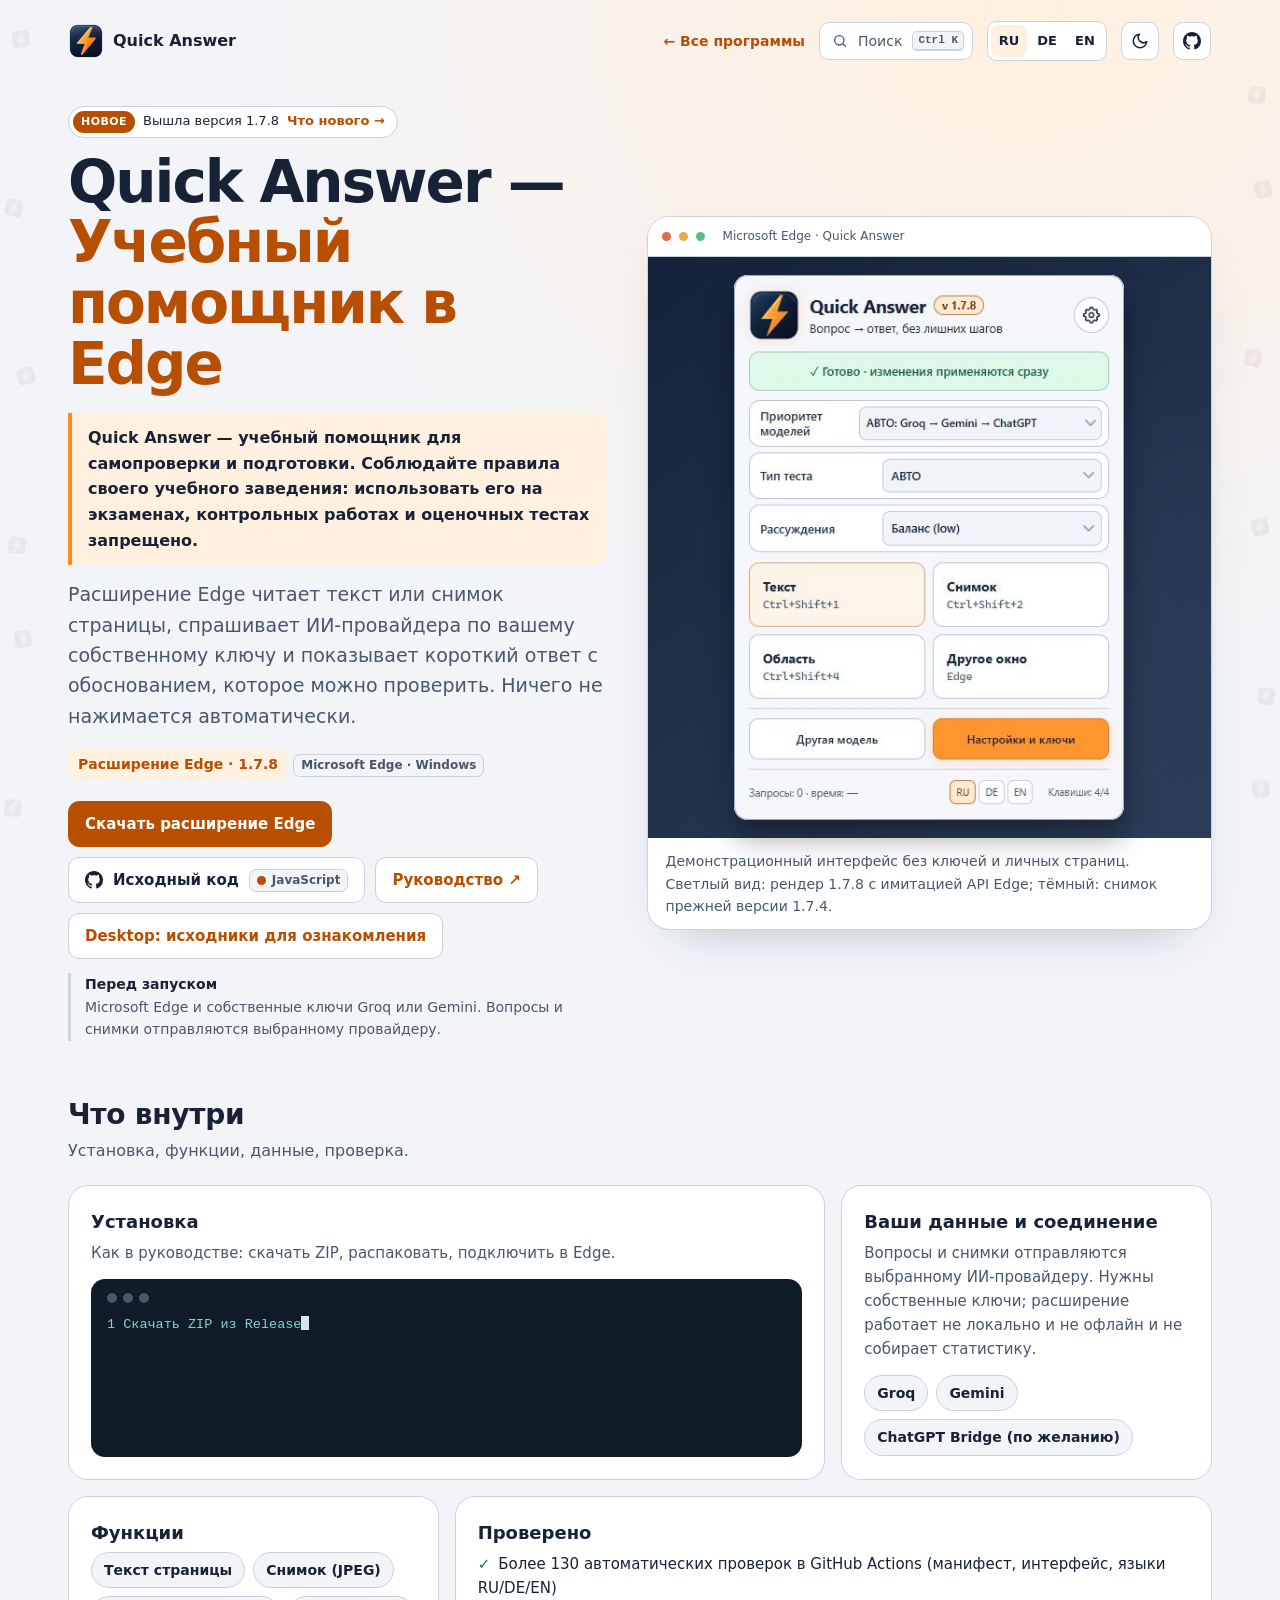
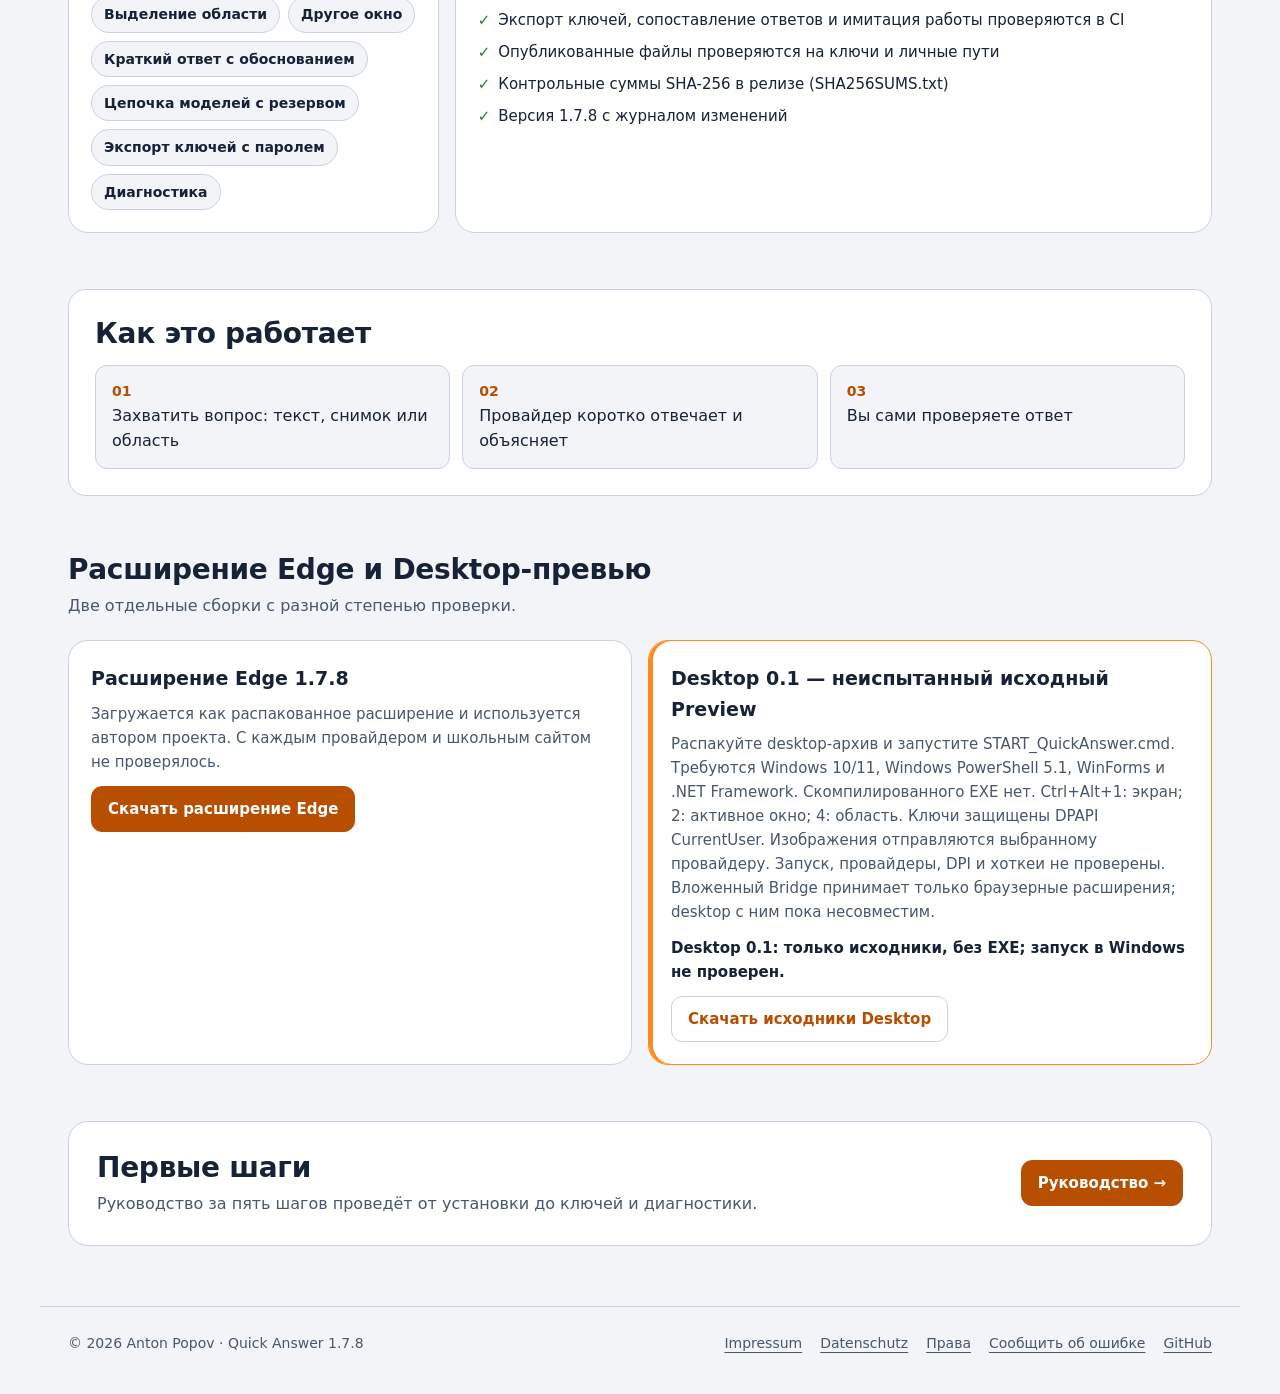
<file: docs/index-ru.html>
<!doctype html>
<html lang="ru"><head><meta charset="utf-8"><meta name="viewport" content="width=device-width,initial-scale=1"><meta name="color-scheme" content="light dark"><meta name="description" content="Quick Answer — учебный помощник для самопроверки и подготовки в Microsoft Edge."><title>Quick Answer — учебный помощник для Edge</title>
<link rel="icon" href="assets/app-icon.png">
<script src="assets/kit/kit-theme.js"></script>
<link rel="stylesheet" href="assets/kit/kit.css?v=2026.11.16-1">
<link rel="stylesheet" href="assets/site.css?v=2026.11.16-1">
<script src="assets/kit/programs.js?v=2026.11.16-1" defer></script>
<script src="assets/kit/kit.js?v=2026.11.16-1" defer></script>
</head>
<body class="ppk-page">
<a class="ppk-skip" href="#main">К содержимому</a>
<div class="ppk-nav-wrap" id="ppk-nav-wrap">
<nav class="ppk-nav" aria-label="Основная навигация"><a class="ppk-brand" href="index-ru.html"><img src="assets/app-icon.png" alt="" width="34" height="34"><span>Quick Answer</span></a><span class="ppk-spacer"></span><a class="ppk-back" href="https://popovantondev.github.io/popovantondev/index-ru.html">← Все программы</a><button class="ppk-search-btn" type="button" data-ppk-open-search aria-label="Поиск по программам"><span>Поиск</span><kbd>Ctrl K</kbd></button><div class="ppk-langs"><a href="index-ru.html" lang="ru" hreflang="ru" aria-current="page">RU</a><a href="index.html" lang="de" hreflang="de">DE</a><a href="index-en.html" lang="en" hreflang="en">EN</a></div><button class="ppk-icon-btn ppk-theme-btn" type="button" data-ppk-theme aria-label="Сменить тему"></button><a class="ppk-icon-btn ppk-gh-btn" href="https://github.com/popovantondev/QuickAnswer" aria-label="GitHub"></a></nav>
</div>
<main class="ppk-shell" id="main">
<section class="ppk-hero"><div>
<a class="ppk-pill" href="https://github.com/popovantondev/QuickAnswer/blob/main/CHANGELOG.md"><span class="ppk-new">НОВОЕ</span><span>Вышла версия 1.7.8</span> <span class="ppk-more">Что нового →</span></a>
<h1>Quick Answer —<br><em>Учебный помощник в Edge</em></h1>
<p class="qa-rules">Quick Answer — учебный помощник для самопроверки и подготовки. Соблюдайте правила своего учебного заведения: использовать его на экзаменах, контрольных работах и оценочных тестах запрещено.</p>
<p class="ppk-lead">Расширение Edge читает текст или снимок страницы, спрашивает ИИ-провайдера по вашему собственному ключу и показывает короткий ответ с обоснованием, которое можно проверить. Ничего не нажимается автоматически.</p>
<span class="ppk-status">Расширение Edge · 1.7.8</span> <span class="ppk-chip">Microsoft Edge · Windows</span>
<div class="ppk-actions"><a class="ppk-btn ppk-btn-primary" href="https://github.com/popovantondev/QuickAnswer/releases/download/v1.7.8-desktop-0.1-preview/QuickAnswer-Edge-1.7.8.zip">Скачать расширение Edge</a><a class="ppk-btn ppk-btn-gh" href="https://github.com/popovantondev/QuickAnswer">Исходный код <span class="ppk-chip"><i class="ppk-dot"></i>JavaScript</span></a><a class="ppk-btn" href="Guide-ru.html">Руководство ↗</a><a class="ppk-btn" href="#desktop-preview">Desktop: исходники для ознакомления</a></div>
<p class="ppk-requirements"><strong>Перед запуском</strong>Microsoft Edge и собственные ключи Groq или Gemini. Вопросы и снимки отправляются выбранному провайдеру.</p>
</div>
<figure class="ppk-preview"><div class="qa-browser-top"><i></i><i></i><i></i><span>Microsoft Edge · Quick Answer</span></div><div class="ppk-stage"><div class="qa-popup"><img class="qa-dark" src="assets/web/popup-ru.14d4eac1.webp" alt="Окно Quick Answer в Edge (демонстрационный интерфейс без ключей)" decoding="async" width="402" height="580" fetchpriority="high"><img class="qa-light" src="assets/screenshots/popup-ru-light.png" alt="Окно Quick Answer в Edge (демонстрационный интерфейс без ключей)" decoding="async" width="420" height="586"></div></div><figcaption>Демонстрационный интерфейс без ключей и личных страниц. Светлый вид: рендер 1.7.8 с имитацией API Edge; тёмный: снимок прежней версии 1.7.4.</figcaption></figure>
</section>
<section class="ppk-bento-section ppk-section ppk-reveal" id="features" aria-labelledby="bento-title">
<h2 id="bento-title">Что внутри</h2><p class="ppk-sub">Установка, функции, данные, проверка.</p>
<div class="ppk-bento">
<div class="ppk-tile ppk-wide"><h3>Установка</h3><p>Как в руководстве: скачать ZIP, распаковать, подключить в Edge.</p><div class="ppk-term" role="group" aria-label="Terminal"><div class="ppk-term-bar"><i></i><i></i><i></i></div><div class="ppk-term-out"><div class="ppk-ps">1  Скачать ZIP из Releases и распаковать целиком</div><div class="ppk-ps">2  Открыть edge://extensions, включить режим разработчика</div><div class="ppk-ps">3  «Загрузить распакованное» → папка edge-quick-answer</div><div class="ppk-ok">✓ Quick Answer появляется в Edge</div><div class="ppk-dim">   Ctrl+Shift+1 текст · 2 снимок · 4 область</div></div></div></div>
<div class="ppk-tile"><h3>Ваши данные и соединение</h3><p>Вопросы и снимки отправляются выбранному ИИ-провайдеру. Нужны собственные ключи; расширение работает не локально и не офлайн и не собирает статистику.</p><div class="ppk-chips"><span>Groq</span><span>Gemini</span><span>ChatGPT Bridge (по желанию)</span></div></div>
<div class="ppk-tile"><h3>Функции</h3><div class="ppk-chips"><span>Текст страницы</span><span>Снимок (JPEG)</span><span>Выделение области</span><span>Другое окно</span><span>Краткий ответ с обоснованием</span><span>Цепочка моделей с резервом</span><span>Экспорт ключей с паролем</span><span>Диагностика</span></div></div>
<div class="ppk-tile ppk-wide"><h3>Проверено</h3><ul class="ppk-checks"><li>Более 130 автоматических проверок в GitHub Actions (манифест, интерфейс, языки RU/DE/EN)</li><li>Экспорт ключей, сопоставление ответов и имитация работы проверяются в CI</li><li>Опубликованные файлы проверяются на ключи и личные пути</li><li>Контрольные суммы SHA-256 в релизе (SHA256SUMS.txt)</li><li>Версия 1.7.8 с журналом изменений</li></ul></div>
</div>
</section>
<section class="ppk-section ppk-process ppk-reveal" aria-labelledby="process-title"><h2 id="process-title">Как это работает</h2><ol class="ppk-flow"><li>Захватить вопрос: текст, снимок или область</li><li>Провайдер коротко отвечает и объясняет</li><li>Вы сами проверяете ответ</li></ol></section>
<section class="ppk-section ppk-reveal" id="desktop-preview" aria-labelledby="status-title"><h2 id="status-title">Расширение Edge и Desktop-превью</h2><p class="ppk-sub">Две отдельные сборки с разной степенью проверки.</p>
<div class="qa-status"><article class="qa-card"><h3>Расширение Edge 1.7.8</h3><p>Загружается как распакованное расширение и используется автором проекта. С каждым провайдером и школьным сайтом не проверялось.</p><div class="ppk-actions"><a class="ppk-btn ppk-btn-primary" href="https://github.com/popovantondev/QuickAnswer/releases/download/v1.7.8-desktop-0.1-preview/QuickAnswer-Edge-1.7.8.zip">Скачать расширение Edge</a></div></article>
<article class="qa-card qa-card-warn"><h3>Desktop 0.1 — неиспытанный исходный Preview</h3><p>Распакуйте desktop-архив и запустите START_QuickAnswer.cmd. Требуются Windows 10/11, Windows PowerShell 5.1, WinForms и .NET Framework. Скомпилированного EXE нет. Ctrl+Alt+1: экран; 2: активное окно; 4: область. Ключи защищены DPAPI CurrentUser. Изображения отправляются выбранному провайдеру. Запуск, провайдеры, DPI и хоткеи не проверены. Вложенный Bridge принимает только браузерные расширения; desktop с ним пока несовместим.</p><p><strong>Desktop 0.1: только исходники, без EXE; запуск в Windows не проверен.</strong></p><div class="ppk-actions"><a class="ppk-btn" href="https://github.com/popovantondev/QuickAnswer/releases/download/v1.7.8-desktop-0.1-preview/QuickAnswer-Desktop-0.1-SourcePreview.zip">Скачать исходники Desktop</a></div></article></div></section>
<section class="ppk-section ppk-reveal"><div class="qa-start"><div><h2>Первые шаги</h2><p>Руководство за пять шагов проведёт от установки до ключей и диагностики.</p></div><div class="ppk-actions"><a class="ppk-btn ppk-btn-primary" href="Guide-ru.html">Руководство →</a></div></div></section>
</main>
<footer class="ppk-footer">
<span>© 2026 Anton Popov · Quick Answer 1.7.8</span>
<nav aria-label="Правовая информация"><a href="https://popovantondev.github.io/popovantondev/impressum.html">Impressum</a><a href="https://popovantondev.github.io/popovantondev/datenschutz.html">Datenschutz</a><a href="https://github.com/popovantondev/QuickAnswer/blob/main/docs/RIGHTS.ru.md">Права</a><a href="https://github.com/popovantondev/QuickAnswer/issues/new">Сообщить об ошибке</a><a href="https://github.com/popovantondev/QuickAnswer">GitHub</a></nav>
</footer>
</body>
</html>
</file>
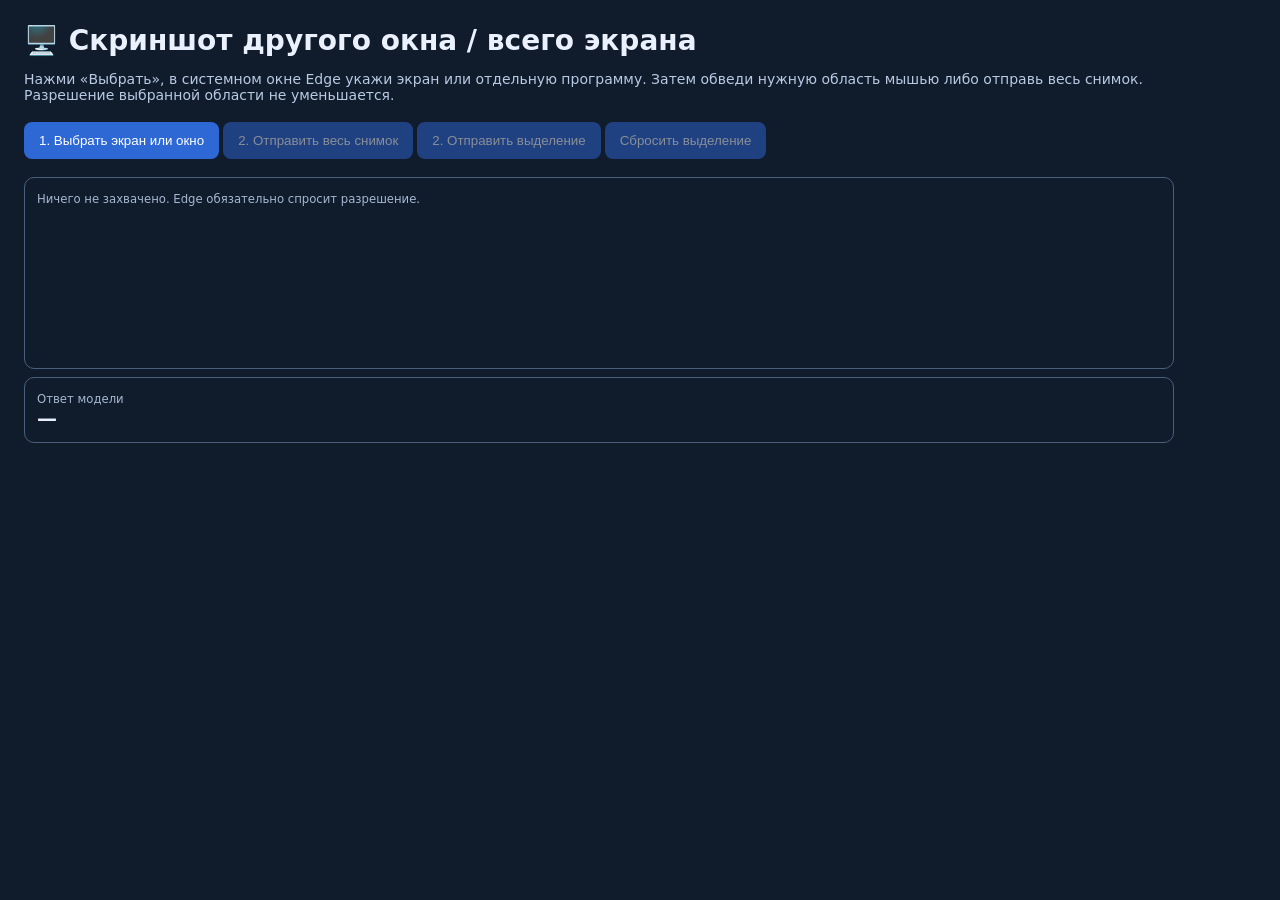
<file: edge-quick-answer/capture.html>
<!DOCTYPE html>
<html lang="ru"><head><meta charset="utf-8"/><meta content="width=device-width, initial-scale=1" name="viewport"/><title>Quick Answer · Экран или окно Windows</title>
<style>body{font:14px system-ui,Segoe UI,Arial;background:#101b2c;color:#eaf1fc;margin:0;padding:24px;max-width:1150px}h1{margin:0 0 8px}p{color:#b9cae3}button{background:#2e68d5;color:white;border:0;border-radius:8px;padding:11px 15px;cursor:pointer;margin:5px 4px 10px 0}button:disabled{opacity:.5;cursor:not-allowed}.panel{border:1px solid #4b5f7c;padding:12px;border-radius:10px;margin-top:8px}#imageArea{position:relative;width:fit-content;max-width:100%;}canvas{display:block;width:100%;max-width:100%;height:auto}#overlay{position:absolute;top:0;left:0;cursor:crosshair;touch-action:none}#result{white-space:pre-wrap;overflow-wrap:anywhere;font-size:20px;font-weight:700}small{color:#a5b8d1}</style>
</head><body><h1 data-i18n="captureTitle">🖥️ Скриншот другого окна / всего экрана</h1>
<p data-i18n="captureSubtitle">Нажми «Выбрать», в системном окне Edge укажи экран или отдельную программу. Затем обведи нужную область мышью либо отправь весь снимок. Разрешение выбранной области не уменьшается.</p>
<button data-i18n="captureChoose" id="choose">1. Выбрать экран или окно</button><button data-i18n="captureAll" disabled="" id="all">2. Отправить весь снимок</button><button data-i18n="captureCrop" disabled="" id="crop">2. Отправить выделение</button><button data-i18n="captureClear" disabled="" id="clear">Сбросить выделение</button>
<div class="panel"><small data-i18n="captureWait" id="status">Ничего не захвачено. Edge обязательно спросит разрешение.</small><div id="imageArea"><canvas id="base"></canvas><canvas id="overlay"></canvas></div></div>
<div class="panel"><small data-i18n="captureAnswer">Ответ модели</small><div id="result">—</div><small id="details"></small></div>
<script src="i18n.js"></script><script src="capture.js"></script></body></html>
</file>
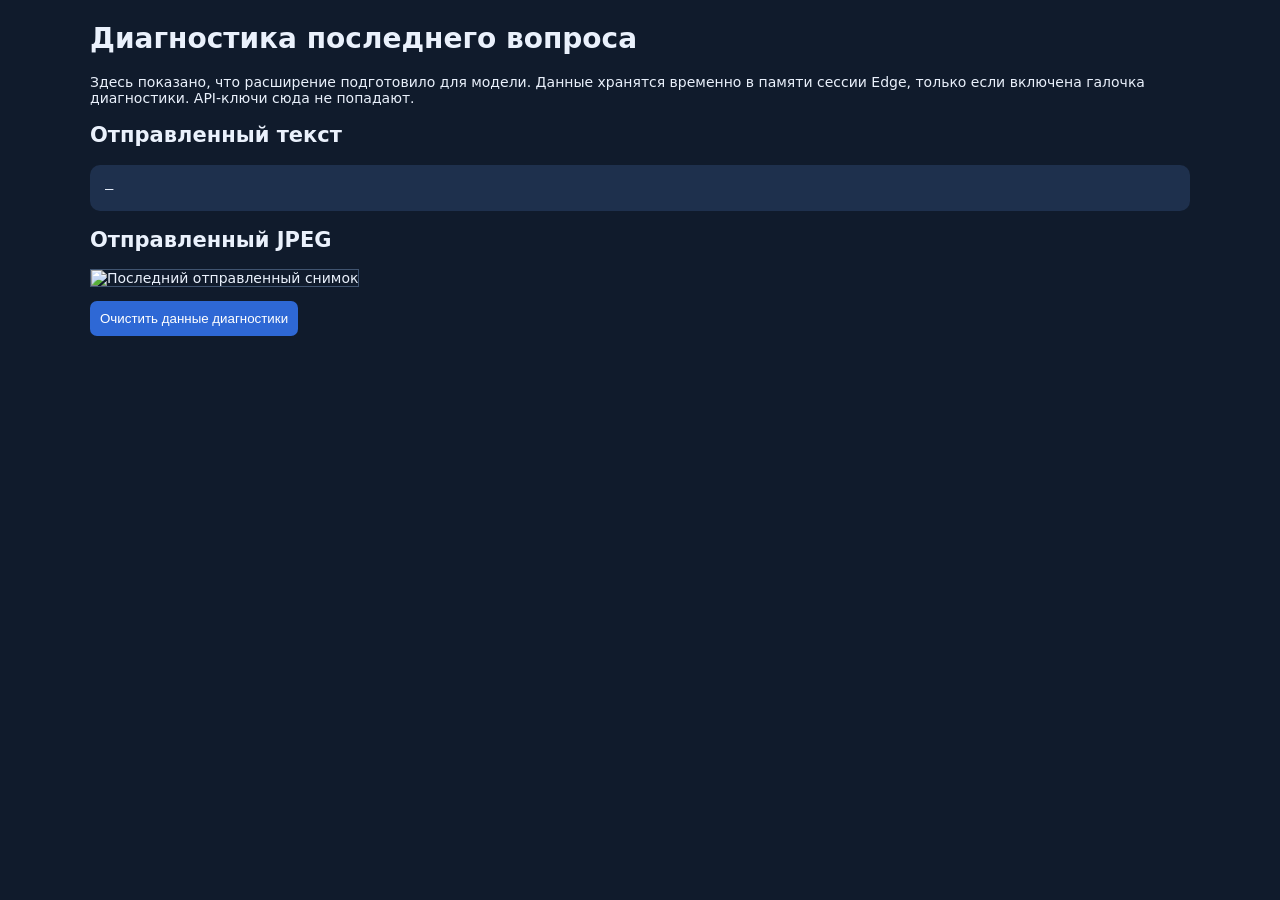
<file: edge-quick-answer/debug.html>
<!DOCTYPE html>
<html lang="ru"><head><meta charset="utf-8"/><title>Quick Answer · Диагностика</title><style>body{font:14px system-ui,Segoe UI,sans-serif;max-width:1100px;margin:22px auto;background:#101b2c;color:#eaf1fc}pre{background:#1e304d;padding:15px;border-radius:10px;white-space:pre-wrap;overflow-wrap:anywhere;max-height:45vh;overflow:auto}img{max-width:100%;max-height:55vh;object-fit:contain;border:1px solid #405470}button{padding:10px;background:#2e68d5;color:#fff;border:0;border-radius:7px;cursor:pointer}</style></head><body><h1 data-i18n="diagnosticTitle">Диагностика последнего вопроса</h1><p data-i18n="diagnosticNote">Здесь показано, что расширение подготовило для модели. Данные хранятся временно в памяти сессии Edge, только если включена галочка диагностики. API-ключи сюда не попадают.</p><p id="meta"></p><h2 data-i18n="diagnosticText">Отправленный текст</h2><pre id="text">—</pre><h2 data-i18n="diagnosticImage">Отправленный JPEG</h2><img alt="Последний отправленный снимок" id="preview"/><p><button data-i18n="diagnosticClear" id="clear">Очистить данные диагностики</button></p><script src="i18n.js"></script><script src="debug.js"></script></body></html>
</file>
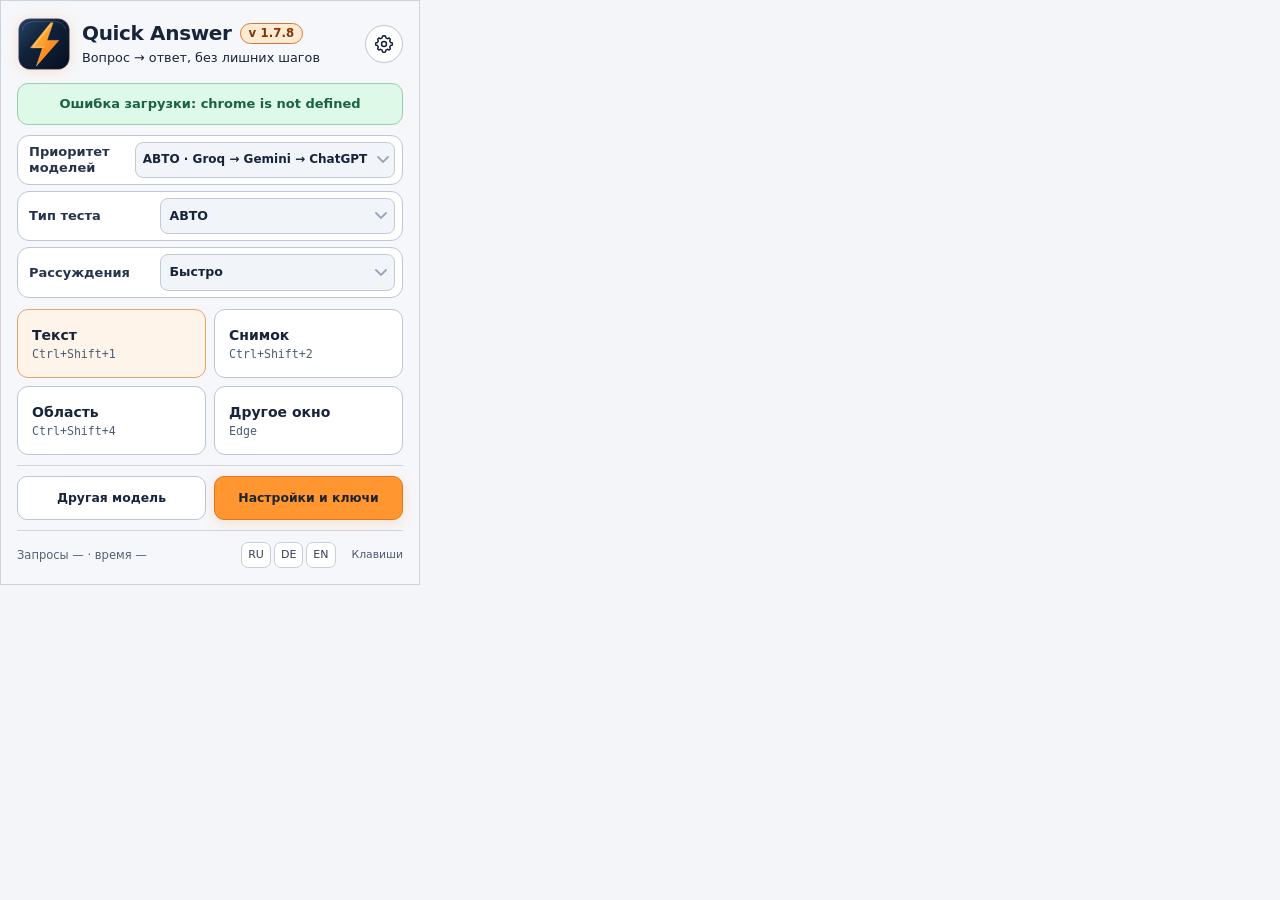
<file: edge-quick-answer/popup.html>
<!doctype html><html lang="ru"><head><meta charset="utf-8"><meta name="viewport" content="width=device-width,initial-scale=1"><title>Quick Answer</title><style>html,body{margin:0;padding:0;background:#f3f5f9;border-radius:18px;overflow:hidden;}body{color:#17243a;font-family:"Segoe UI Variable","Segoe UI",system-ui,sans-serif;}</style><link rel="stylesheet" href="popup.css"></head><body data-theme="light">
<main class="quick" aria-label="Quick Answer"><header class="top"><div class="brand"><img class="brand-icon" src="icons/quickanswer.svg" width="54" height="54" alt=""><div class="brand-text"><div class="brand-name">Quick Answer <span class="version">v 1.7.8</span></div><p data-i18n="tagline">Вопрос → ответ, без лишних шагов</p></div></div><button id="settingsTop" class="icon-button" type="button" aria-label="Настройки" title="Настройки"><svg viewBox="0 0 24 24" width="19" height="19" fill="none" stroke="currentColor" stroke-width="1.8" stroke-linecap="round" stroke-linejoin="round" aria-hidden="true"><path d="M12 2 13.7 2.3 14.3 4.6 16 5.6 18.2 4.9 19.6 6.4 18.9 8.7 20 10.3 22 10.7 22 13.3 20 13.7 18.9 15.3 19.6 17.6 18.2 19.1 16 18.4 14.3 19.4 13.7 21.7 12 22 10.3 21.7 9.7 19.4 8 18.4 5.8 19.1 4.4 17.6 5.1 15.3 4 13.7 2 13.3 2 10.7 4 10.3 5.1 8.7 4.4 6.4 5.8 4.9 8 5.6 9.7 4.6 10.3 2.3Z"/><circle cx="12" cy="12" r="3"/></svg></button></header>
<div class="status-line" id="status" role="status" aria-live="polite" data-i18n="loading">Загрузка…</div>
<section class="controls"><div class="control-row"><label for="provider" data-i18n="provider">Приоритет моделей</label><select id="provider"><option value="auto" data-i18n="providerAuto">АВТО · Groq → Gemini → ChatGPT</option><option value="groq" data-i18n="onlyGroq">Только Groq</option><option value="gemini" data-i18n="onlyGemini">Только Gemini</option><option value="luna" data-i18n="onlyLuna">Только ChatGPT</option></select></div>
<div class="control-row"><label for="mode" data-i18n="testType">Тип теста</label><select id="mode"><option value="auto" data-i18n="auto">АВТО</option><option value="test" data-i18n="test">Обычный тест</option><option value="kahoot" data-i18n="kahoot">Kahoot</option></select></div>
<div class="control-row"><label for="reasoning" data-i18n="thinking">Рассуждения</label><select id="reasoning"><option value="fast" data-i18n="fast">Быстро</option><option value="balanced" data-i18n="balanced">Баланс (low)</option><option value="deep" data-i18n="deep">Глубже</option></select></div></section>
<section class="action-grid" aria-label="Быстрые действия"><button id="dom" class="action"><span class="action-icon"><svg viewBox="0 0 24 24" fill="none" stroke="currentColor" stroke-width="1.8" stroke-linecap="round" stroke-linejoin="round" aria-hidden="true"><path d="M6 2.5h8l4 4V21H6Z"/><path d="M14 2.5v4h4M9 11h6M9 15h6M9 18h4"/></svg></span><span class="action-body"><strong data-i18n="text">Текст</strong><kbd>Ctrl+Shift+1</kbd></span><span class="arrow">›</span></button><button id="shot" class="action"><span class="action-icon"><svg viewBox="0 0 24 24" fill="none" stroke="currentColor" stroke-width="1.8" stroke-linecap="round" stroke-linejoin="round" aria-hidden="true"><path d="M3 7h4l2-2h6l2 2h4v12H3Z"/><circle cx="12" cy="13" r="3.1"/></svg></span><span class="action-body"><strong data-i18n="screenshot">Снимок</strong><kbd>Ctrl+Shift+2</kbd></span><span class="arrow">›</span></button><button id="region" class="action"><span class="action-icon"><svg viewBox="0 0 24 24" fill="none" stroke="currentColor" stroke-width="1.8" stroke-dasharray="3 3" stroke-linecap="round" aria-hidden="true"><rect x="3.5" y="3.5" width="17" height="17" rx="1.5"/></svg></span><span class="action-body"><strong data-i18n="region">Область</strong><kbd>Ctrl+Shift+4</kbd></span><span class="arrow">›</span></button><button id="desktop" class="action"><span class="action-icon"><svg viewBox="0 0 24 24" fill="none" stroke="currentColor" stroke-width="1.8" stroke-linecap="round" stroke-linejoin="round" aria-hidden="true"><rect x="3" y="4" width="18" height="16" rx="2"/><path d="M3 9h18"/></svg></span><span class="action-body"><strong data-i18n="anotherWindow">Другое окно</strong><span class="action-sub">Edge</span></span><span class="arrow">›</span></button></section>
<section class="secondary-actions"><button id="retry" class="secondary"><span class="secondary-icon"><svg viewBox="0 0 24 24" fill="none" stroke="currentColor" stroke-width="1.8" stroke-linecap="round" stroke-linejoin="round" aria-hidden="true"><path d="M20 9a8 8 0 0 0-13.4-3L4 8.5M4 3.5v5h5M4 15a8 8 0 0 0 13.4 3L20 15.5M20 20.5v-5h-5"/></svg></span><span data-i18n="anotherModel">Другая модель</span></button><button id="settings" class="secondary primary"><span class="secondary-icon"><svg viewBox="0 0 24 24" width="19" height="19" fill="none" stroke="currentColor" stroke-width="1.8" stroke-linecap="round" stroke-linejoin="round" aria-hidden="true"><path d="M12 2 13.7 2.3 14.3 4.6 16 5.6 18.2 4.9 19.6 6.4 18.9 8.7 20 10.3 22 10.7 22 13.3 20 13.7 18.9 15.3 19.6 17.6 18.2 19.1 16 18.4 14.3 19.4 13.7 21.7 12 22 10.3 21.7 9.7 19.4 8 18.4 5.8 19.1 4.4 17.6 5.1 15.3 4 13.7 2 13.3 2 10.7 4 10.3 5.1 8.7 4.4 6.4 5.8 4.9 8 5.6 9.7 4.6 10.3 2.3Z"/><circle cx="12" cy="12" r="3"/></svg></span><span data-i18n="settings">Настройки и ключи</span></button></section>
<footer><span id="stats" data-i18n="statsLoading">Запросы — · время —</span><div class="foot-locale" role="group" aria-label="Language"><button data-lang="ru" lang="ru">RU</button><button data-lang="de" lang="de">DE</button><button data-lang="en" lang="en">EN</button></div><button id="shortcuts" type="button" data-i18n="shortcuts">Клавиши</button></footer></main>
<script src="i18n.js"></script><script src="popup.js"></script></body></html>
</file>
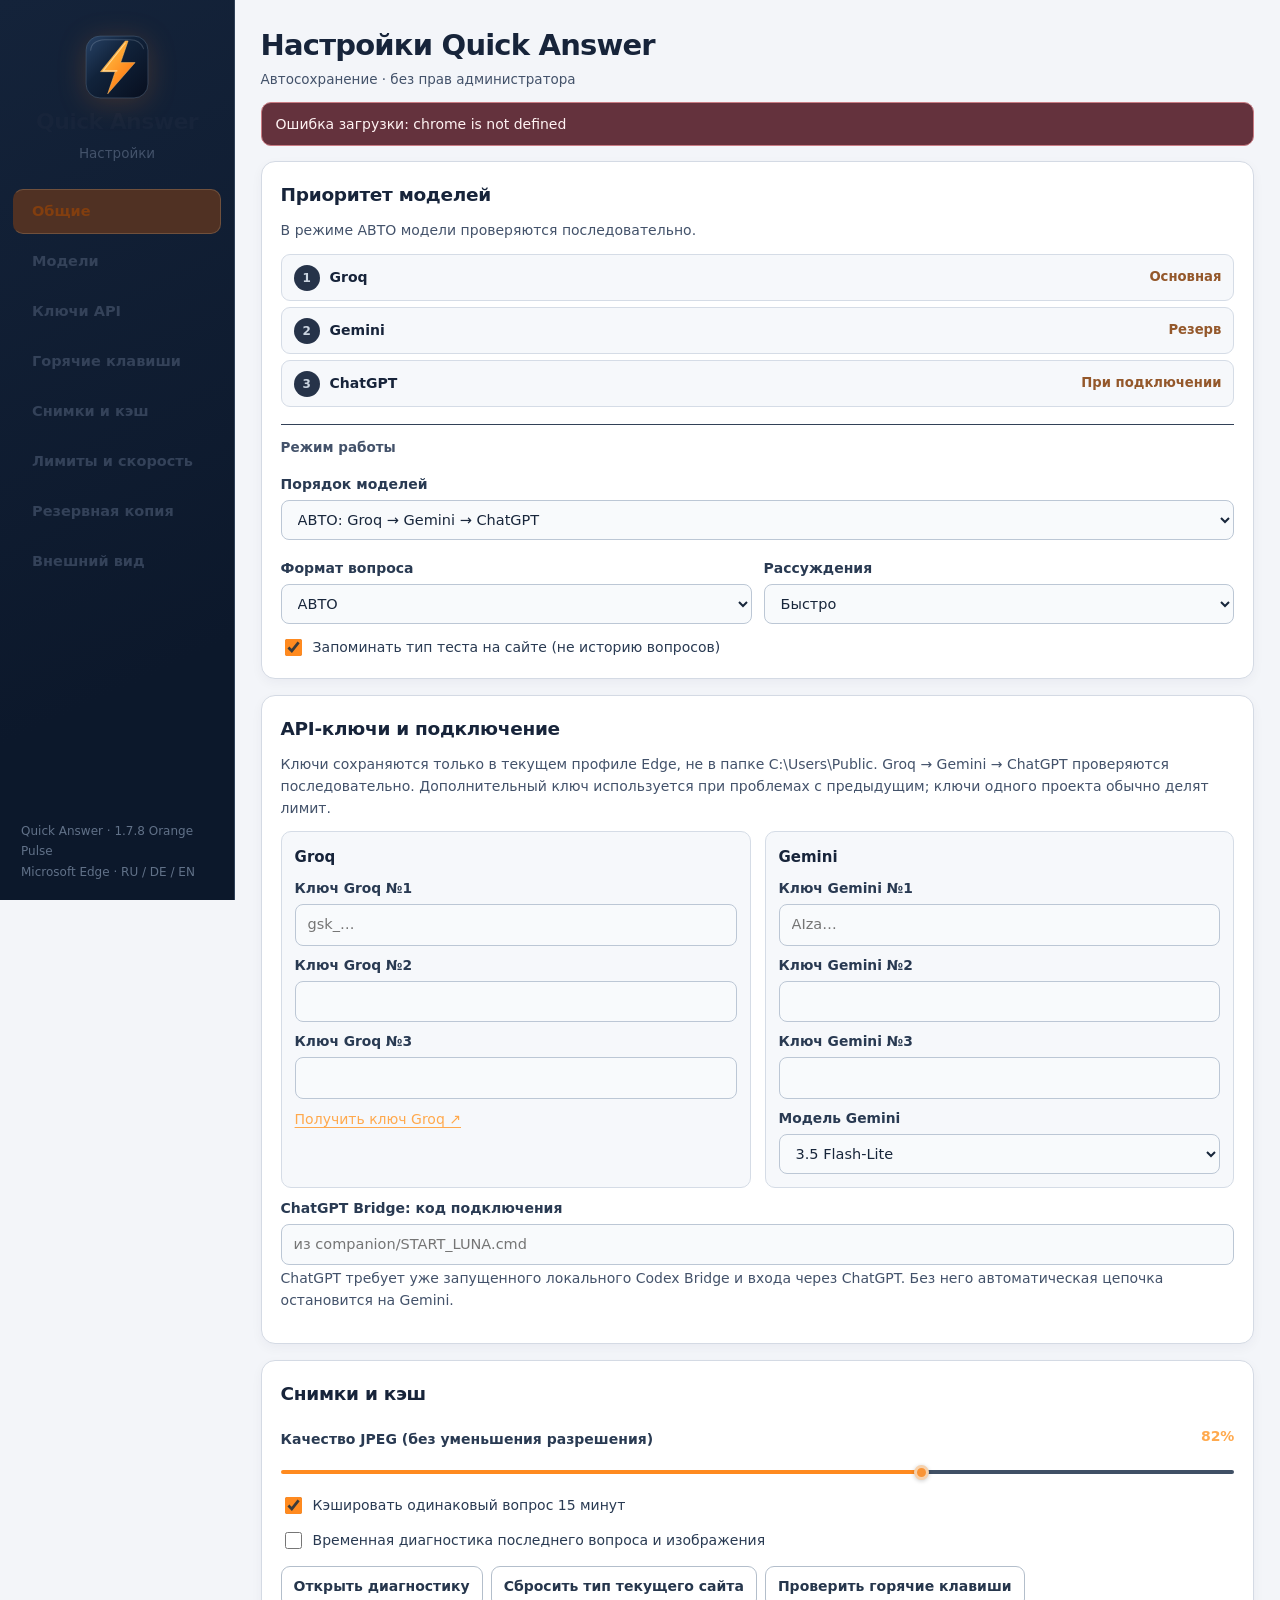
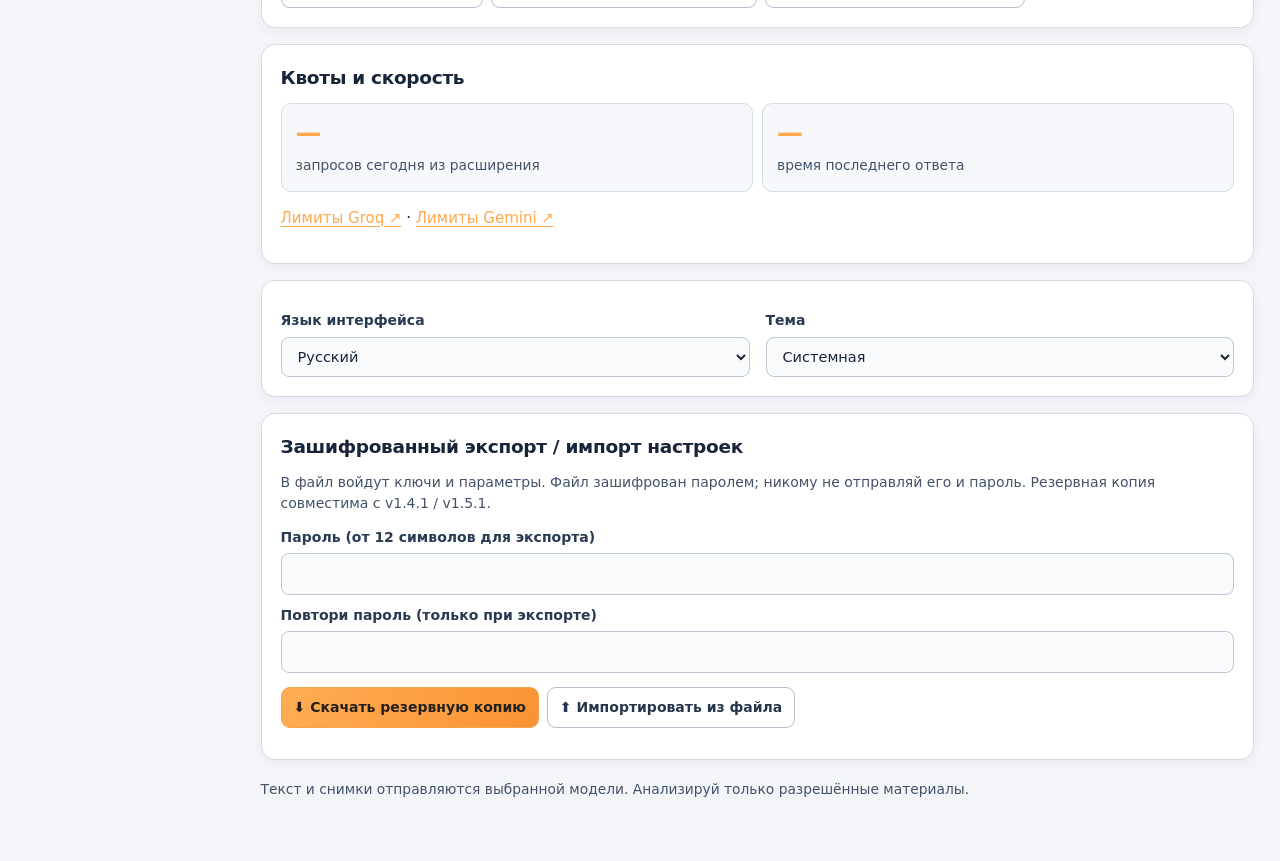
<file: edge-quick-answer/settings.html>
<!DOCTYPE html>
<html lang="ru"><head><meta charset="utf-8"/><style>html,body{margin:0;padding:0;background:#f3f5f9;color:#17243a;font-family:"Segoe UI Variable","Segoe UI",system-ui,sans-serif;}</style><meta content="width=device-width,initial-scale=1" name="viewport"/><title>Quick Answer — Settings</title><link href="settings.css" rel="stylesheet"/></head><body><main class="app-shell">
<aside class="sidebar"><div class="sidebar-brand"><img alt="" height="64" src="icons/quickanswer.svg" width="64"/><strong>Quick Answer</strong><small data-i18n="settingsTag">Настройки</small></div><nav aria-label="Settings sections"><a aria-current="location" class="active" data-nav="navGeneral" href="#settings-general"><span class="nav-mark"></span><span data-i18n="navGeneral">Общие</span></a><a aria-current="false" class="" data-nav="navModels" href="#qa-models-anchor"><span class="nav-mark"></span><span data-i18n="navModels">Модели</span></a><a aria-current="false" class="" data-nav="navApiKeys" href="#settings-keys"><span class="nav-mark"></span><span data-i18n="navApiKeys">Ключи API</span></a><a aria-current="false" class="" data-nav="navHotkeys" href="#qa-hotkeys-anchor"><span class="nav-mark"></span><span data-i18n="navHotkeys">Горячие клавиши</span></a><a aria-current="false" class="" data-nav="navCapture" href="#settings-capture"><span class="nav-mark"></span><span data-i18n="navCapture">Снимки и кэш</span></a><a aria-current="false" class="" data-nav="navStats" href="#settings-quotas"><span class="nav-mark"></span><span data-i18n="navStats">Лимиты и скорость</span></a><a aria-current="false" class="" data-nav="navBackup" href="#settings-backup"><span class="nav-mark"></span><span data-i18n="navBackup">Резервная копия</span></a><a aria-current="false" class="" data-nav="navAppearance" href="#settings-appearance"><span class="nav-mark"></span><span data-i18n="navAppearance">Внешний вид</span></a></nav><p class="sidebar-foot">Quick Answer · 1.7.8 Orange Pulse<br/>Microsoft Edge · RU / DE / EN</p></aside>
<div class="workspace"><header class="workspace-header"><div><h1 data-i18n="settingsTitle">Настройки Quick Answer</h1><p data-i18n="settingsSubtitle">Автосохранение · без прав администратора</p></div></header><div aria-live="polite" class="status" data-i18n="statusSettings" id="status" role="status">Загрузка настроек…</div>
<div class="dashboard"><section id="settings-general"><div class="priority-header"><h2 data-i18n="priorityTitle">Приоритет моделей</h2><p class="note" data-i18n="priorityNote">В режиме АВТО модели проверяются последовательно.</p></div><div aria-label="Model order" class="priority-models" id="qa-models-anchor"><div class="model-row"><span class="model-num">1</span><span class="model-glyph groq">g</span><span>Groq</span><span class="model-flag" data-i18n="priorityMain">Основная</span></div><div class="model-row"><span class="model-num">2</span><span class="model-glyph gemini">✦</span><span>Gemini</span><span class="model-flag" data-i18n="priorityReserve">Резерв</span></div><div class="model-row"><span class="model-num">3</span><span class="model-glyph chatgpt">✳</span><span>ChatGPT</span><span class="model-flag" data-i18n="priorityConnected">При подключении</span></div></div><h3 class="settings-sub" data-i18n="general">Режим работы</h3><div class="triple"><div><label data-i18n="providersLabel" for="provider">Порядок моделей</label><select id="provider"><option data-i18n="providerAuto" value="auto">АВТО: Groq → Gemini → ChatGPT</option><option data-i18n="onlyGroq" value="groq">Только Groq</option><option data-i18n="onlyGemini" value="gemini">Только Gemini</option><option data-i18n="onlyLuna" value="luna">Только ChatGPT</option></select></div><div><label data-i18n="questionFormat" for="mode">Формат вопроса</label><select id="mode"><option data-i18n="auto" value="auto">АВТО</option><option data-i18n="test" value="test">Тест: 1,2,3</option><option data-i18n="kahoot" value="kahoot">Kahoot: цвет</option></select></div><div><label data-i18n="thinking" for="reasoning">Рассуждения</label><select id="reasoning"><option data-i18n="fast" value="fast">Быстро</option><option data-i18n="balanced" value="balanced">Баланс (low)</option><option data-i18n="deep" value="deep">Глубже</option></select></div></div><label class="checkrow" data-i18n-tail="remember"><input checked="" id="rememberType" type="checkbox"/> Запоминать тип теста на сайте (не историю вопросов)</label></section><section id="settings-keys"><h2 data-i18n="keysConnect">API-ключи и подключение</h2><p class="note" data-i18n="keysNote">Ключи сохраняются только в текущем профиле Edge, не в папке C:\Users\Public. Groq → Gemini → ChatGPT проверяются последовательно. Дополнительный ключ используется при проблемах с предыдущим; ключи одного проекта обычно делят лимит.</p><div class="two"><div><h3>Groq</h3><label data-i18n="keyGroq1" for="groqKey">Ключ Groq №1</label><input autocomplete="off" id="groqKey" placeholder="gsk_…" spellcheck="false" type="password"/><label data-i18n="keyGroq2" for="groqKey2">Ключ Groq №2</label><input autocomplete="off" id="groqKey2" type="password"/><label data-i18n="keyGroq3" for="groqKey3">Ключ Groq №3</label><input autocomplete="off" id="groqKey3" type="password"/><a data-i18n="getGroq" href="https://console.groq.com/keys" rel="noopener" target="_blank">Получить ключ Groq ↗</a></div><div><h3>Gemini</h3><label data-i18n="keyGemini1" for="apiKey">Ключ Gemini №1</label><input autocomplete="off" id="apiKey" placeholder="AIza…" spellcheck="false" type="password"/><label data-i18n="keyGemini2" for="apiKey2">Ключ Gemini №2</label><input autocomplete="off" id="apiKey2" type="password"/><label data-i18n="keyGemini3" for="apiKey3">Ключ Gemini №3</label><input autocomplete="off" id="apiKey3" type="password"/><label data-i18n="geminiModel" for="model">Модель Gemini</label><select id="model"><option value="gemini-3.5-flash-lite">3.5 Flash-Lite</option><option value="gemini-3.1-flash-lite">3.1 Flash-Lite</option><option value="gemini-3.6-flash">3.6 Flash</option><option value="gemini-3.8-flash">3.8 Flash</option></select></div></div><label data-i18n="lunaCode" for="lunaToken">ChatGPT Bridge: код подключения</label><input autocomplete="off" id="lunaToken" placeholder="из companion/START_LUNA.cmd" type="password"/><p class="note" data-i18n="lunaNote">ChatGPT требует уже запущенного локального Codex Bridge и входа через ChatGPT. Без него автоматическая цепочка остановится на Gemini.</p></section><section id="settings-capture"><h2 data-i18n="captureCache">Снимки и кэш</h2><div class="quality"><label data-i18n="jpegQuality" for="quality">Качество JPEG (без уменьшения разрешения)</label><output id="qualityLabel">82%</output></div><input id="quality" max="95" min="55" type="range" value="82"/><label class="checkrow" data-i18n-tail="cacheLabel"><input checked="" id="cacheEnabled" type="checkbox"/> Кэшировать одинаковый вопрос 15 минут</label><label class="checkrow" data-i18n-tail="diagLabel"><input id="diagnostics" type="checkbox"/> Временная диагностика последнего вопроса и изображения</label><div class="section-anchor" id="qa-hotkeys-anchor"></div><div class="buttons"><button data-i18n="openDiagnostics" id="debug">Открыть диагностику</button><button data-i18n="resetSite" id="resetSite">Сбросить тип текущего сайта</button><button data-i18n="checkKeys" id="shortcuts">Проверить горячие клавиши</button></div></section><section id="settings-quotas"><h2 data-i18n="quotas">Квоты и скорость</h2><div class="stats"><div><strong id="reqCount">—</strong><span data-i18n="requestsToday">запросов сегодня из расширения</span></div><div><strong id="lastTime">—</strong><span data-i18n="lastResponse">время последнего ответа</span></div></div><p class="note" id="usageDetail"></p><p class="note" id="quotaRemaining"></p><div class="warning" hidden="" id="quotaWarning"></div><p><a data-i18n="limitsGroq" href="https://console.groq.com/dashboard/limits" rel="noopener" target="_blank">Лимиты Groq ↗</a> · <a data-i18n="limitsGemini" href="https://aistudio.google.com/rate-limit" rel="noopener" target="_blank">Лимиты Gemini ↗</a></p></section><section id="settings-backup"><h2 data-i18n="backupTitle">Зашифрованный экспорт / импорт настроек</h2><p class="note" data-i18n="backupNote">В файл войдут ключи и параметры. Файл зашифрован паролем; никому не отправляй его и пароль. Резервная копия совместима с v1.4.1 / v1.5.1.</p><label data-i18n="backupPasswordLabel" for="backupPassword">Пароль (от 12 символов для экспорта)</label><input autocomplete="new-password" id="backupPassword" type="password"/><label data-i18n="backupConfirmLabel" for="backupConfirm">Повтори пароль (только при экспорте)</label><input autocomplete="new-password" id="backupConfirm" type="password"/><div class="buttons"><button data-i18n="exportBtn" id="export">⬇ Скачать резервную копию</button><button data-i18n="importBtn" id="import">⬆ Импортировать из файла</button><input accept=".json,application/json" hidden="" id="importFile" type="file"/></div><p class="note" id="backupResult" role="status"></p></section><section aria-label="Appearance" class="appearance" id="settings-appearance"><div class="appearance-grid"><div><label data-i18n="languageLabel" for="language">Язык интерфейса</label><select id="language"><option value="ru">Русский</option><option value="de">Deutsch</option><option value="en">English</option></select></div><div><label data-i18n="themeLabel" for="theme">Тема</label><select id="theme"><option data-i18n="system" value="system">Системная</option><option data-i18n="dark" value="dark">Тёмная</option><option data-i18n="light" value="light">Светлая</option></select></div></div></section></div><footer data-i18n="privacyFooter">Текст и снимки отправляются выбранной модели. Анализируй только разрешённые материалы.</footer></div></main>
<script src="i18n.js"></script><script src="settings.js"></script><script src="backup.js"></script></body></html>
</file>
<file: docs/assets/kit/kit.css>
/* popovantondev shared kit: tokens, header, search palette, components, footer.
   Everything is prefixed ppk-. Pages set their accent in their own CSS (see demo.html).
   Kit tokens have zero specificity (:where), so any page rule overrides them regardless of load order. */

/* ---------- tokens ---------- */
:where(:root){color-scheme:light;
  --ppk-bg:#f3f6fb;--ppk-panel:#ffffff;--ppk-ink:#172a42;--ppk-muted:#52647b;--ppk-line:#d9e3ee;
  --ppk-accent:#0f6f7c;--ppk-accent-ink:#ffffff;--ppk-tint:#e2f2f3;--ppk-hero:#0c3a45;--ppk-hero-end:#1b6b78;
  --ppk-glass:rgba(255,255,255,.76);--ppk-term:#0f1b26;--ppk-term-ink:#d6e4ef;--ppk-term-ps:#7fd4dc;--ppk-term-ok:#6ee787;--ppk-term-dim:#8fa3b6;
  --ppk-ok:#15803d;--ppk-ok-bg:#dcfce7;--ppk-ok-fg:#166534;--ppk-warn-bg:#fef3c7;--ppk-warn-fg:#92400e;
  --ppk-focus:#1a5fd0;--ppk-shadow:0 22px 50px -30px rgba(22,43,72,.35);
  --ppk-radius-s:8px;--ppk-radius-m:12px;--ppk-radius-l:20px;--ppk-radius-pill:999px;
  --ppk-font:system-ui,-apple-system,"Segoe UI",sans-serif;--ppk-mono:ui-monospace,"Cascadia Code",Consolas,monospace;--ppk-shell:1200px}
:where([data-theme="dark"]){color-scheme:dark;
  --ppk-bg:#0c131b;--ppk-panel:#131d28;--ppk-ink:#e5edf5;--ppk-muted:#9badbf;--ppk-line:#233142;
  --ppk-accent:#3cc1cc;--ppk-accent-ink:#03262b;--ppk-tint:#11343a;--ppk-hero:#082a32;--ppk-hero-end:#145a65;
  --ppk-glass:rgba(19,29,40,.76);--ppk-term:#070d13;--ppk-term-ink:#d6e4ef;--ppk-term-ps:#7fd4dc;--ppk-term-ok:#6ee787;--ppk-term-dim:#8fa3b6;
  --ppk-ok:#4ade80;--ppk-ok-bg:#14532d;--ppk-ok-fg:#bbf7d0;--ppk-warn-bg:#78350f;--ppk-warn-fg:#fde68a;
  --ppk-focus:#7ab8ff;--ppk-shadow:0 22px 50px -30px rgba(0,0,0,.7)}
@media (prefers-color-scheme:dark){:where(:root:not([data-theme])){color-scheme:dark;
  --ppk-bg:#0c131b;--ppk-panel:#131d28;--ppk-ink:#e5edf5;--ppk-muted:#9badbf;--ppk-line:#233142;
  --ppk-accent:#3cc1cc;--ppk-accent-ink:#03262b;--ppk-tint:#11343a;--ppk-hero:#082a32;--ppk-hero-end:#145a65;
  --ppk-glass:rgba(19,29,40,.76);--ppk-term:#070d13;--ppk-term-ink:#d6e4ef;--ppk-term-ps:#7fd4dc;--ppk-term-ok:#6ee787;--ppk-term-dim:#8fa3b6;
  --ppk-ok:#4ade80;--ppk-ok-bg:#14532d;--ppk-ok-fg:#bbf7d0;--ppk-warn-bg:#78350f;--ppk-warn-fg:#fde68a;
  --ppk-focus:#7ab8ff;--ppk-shadow:0 22px 50px -30px rgba(0,0,0,.7)}}

/* ---------- base (only inside pages that opt in with class ppk-page on body) ---------- */
.ppk-page{margin:0;background:radial-gradient(ellipse at 80% 0,var(--ppk-tint),transparent 55%),var(--ppk-bg);background-attachment:fixed;color:var(--ppk-ink);font:16px/1.6 var(--ppk-font);transition:background-color .3s,color .3s}
.ppk-page *,.ppk-page *::before,.ppk-page *::after{box-sizing:border-box}
:where(.ppk-page a){color:var(--ppk-accent);text-underline-offset:4px}
:where(.ppk-page img){max-width:100%;height:auto}
:where(.ppk-page button){font:inherit;color:inherit}
.ppk-page :focus-visible,.ppk-overlay :focus-visible,.ppk-nav-wrap :focus-visible,.ppk-footer :focus-visible{outline:3px solid var(--ppk-focus);outline-offset:3px}
:where(.ppk-page h1),.ppk-title{font-size:clamp(34px,4.6vw,58px);line-height:1.05;letter-spacing:-.035em;margin:14px 0 18px}
:where(.ppk-page h2),.ppk-h2{font-size:clamp(22px,2.4vw,28px);line-height:1.25;letter-spacing:-.01em;margin:0 0 6px}
.ppk-page [hidden],.ppk-overlay[hidden]{display:none!important}
.ppk-shell{max-width:var(--ppk-shell);margin:0 auto;padding:0 28px}
.ppk-section{margin:56px 0;position:relative}
.ppk-sub{color:var(--ppk-muted);margin:0 0 22px}
.ppk-sr-only{position:absolute!important;width:1px;height:1px;margin:-1px;padding:0;overflow:hidden;clip:rect(0 0 0 0);white-space:nowrap;border:0}
.ppk-skip{position:absolute;left:12px;top:-60px;z-index:200;background:var(--ppk-panel);color:var(--ppk-ink);border:2px solid var(--ppk-focus);border-radius:var(--ppk-radius-m);padding:8px 14px;font-weight:700;text-decoration:none}
.ppk-skip:focus{top:12px}
html.ppk-lock{overflow:hidden}

/* ---------- icons (CSS masks, work without JS and without inline SVG) ---------- */
.ppk-search-btn::before,.ppk-gh-btn::before,.ppk-theme-btn::before,.ppk-btn-gh::before{content:"";flex:none;background:currentColor;-webkit-mask:var(--ppk-ico) center/contain no-repeat;mask:var(--ppk-ico) center/contain no-repeat}
.ppk-search-btn::before{--ppk-ico:url("data:image/svg+xml,%3Csvg xmlns='http://www.w3.org/2000/svg' viewBox='0 0 24 24' fill='none' stroke='black' stroke-width='2' stroke-linecap='round'%3E%3Ccircle cx='11' cy='11' r='7'/%3E%3Cpath d='m20 20-3.5-3.5'/%3E%3C/svg%3E");width:16px;height:16px}
.ppk-gh-btn::before,.ppk-btn-gh::before{--ppk-ico:url("data:image/svg+xml,%3Csvg xmlns='http://www.w3.org/2000/svg' viewBox='0 0 16 16'%3E%3Cpath d='M8 0C3.58 0 0 3.58 0 8c0 3.54 2.29 6.53 5.47 7.59.4.07.55-.17.55-.38 0-.19-.01-.82-.01-1.49-2.01.37-2.53-.49-2.69-.94-.09-.23-.48-.94-.82-1.13-.28-.15-.68-.52-.01-.53.63-.01 1.08.58 1.23.82.72 1.21 1.87.87 2.33.66.07-.52.28-.87.51-1.07-1.78-.2-3.64-.89-3.64-3.95 0-.87.31-1.59.82-2.15-.08-.2-.36-1.02.08-2.12 0 0 .67-.21 2.2.82.64-.18 1.32-.27 2-.27.68 0 1.36.09 2 .27 1.53-1.04 2.2-.82 2.2-.82.44 1.1.16 1.92.08 2.12.51.56.82 1.27.82 2.15 0 3.07-1.87 3.75-3.65 3.95.29.25.54.73.54 1.48 0 1.07-.01 1.93-.01 2.2 0 .21.15.46.55.38A8.013 8.013 0 0 0 16 8c0-4.42-3.58-8-8-8z'/%3E%3C/svg%3E");width:18px;height:18px}
.ppk-theme-btn::before{--ppk-ico:url("data:image/svg+xml,%3Csvg xmlns='http://www.w3.org/2000/svg' viewBox='0 0 24 24' fill='none' stroke='black' stroke-width='2' stroke-linecap='round' stroke-linejoin='round'%3E%3Cpath d='M21 12.8A9 9 0 1 1 11.2 3a7 7 0 0 0 9.8 9.8z'/%3E%3C/svg%3E");width:18px;height:18px}
:root[data-theme="dark"] .ppk-theme-btn::before{--ppk-ico:url("data:image/svg+xml,%3Csvg xmlns='http://www.w3.org/2000/svg' viewBox='0 0 24 24' fill='none' stroke='black' stroke-width='2' stroke-linecap='round'%3E%3Ccircle cx='12' cy='12' r='4.5'/%3E%3Cpath d='M12 2v2M12 20v2M4.9 4.9l1.4 1.4M17.7 17.7l1.4 1.4M2 12h2M20 12h2M4.9 19.1l1.4-1.4M17.7 6.3l1.4-1.4'/%3E%3C/svg%3E")}
@media (prefers-color-scheme:dark){:root:not([data-theme]) .ppk-theme-btn::before{--ppk-ico:url("data:image/svg+xml,%3Csvg xmlns='http://www.w3.org/2000/svg' viewBox='0 0 24 24' fill='none' stroke='black' stroke-width='2' stroke-linecap='round'%3E%3Ccircle cx='12' cy='12' r='4.5'/%3E%3Cpath d='M12 2v2M12 20v2M4.9 4.9l1.4 1.4M17.7 17.7l1.4 1.4M2 12h2M20 12h2M4.9 19.1l1.4-1.4M17.7 6.3l1.4-1.4'/%3E%3C/svg%3E")}}
.ppk-search-btn:has(svg)::before,.ppk-icon-btn:has(svg)::before,.ppk-btn-gh:has(svg)::before{display:none}

/* ---------- header: static markup, JS only improves it ---------- */
.ppk-nav-wrap{position:sticky;top:0;z-index:40;padding:10px 0 0}
.ppk-nav-wrap.ppk-floating{padding-inline:8px}
.ppk-nav{position:relative;isolation:isolate;max-width:var(--ppk-shell);margin:0 auto;display:flex;align-items:center;gap:14px;padding:10px 28px;border:1px solid transparent;border-radius:0;font:14px/1.3 var(--ppk-font);color:var(--ppk-ink);transition:border-color .25s,border-radius .25s}
/* Glass pill is a separate layer: the header jump to the pill changes layout once, the glass, blur and shadow only fade in (opacity), so scrolling past the threshold stays cheap. */
.ppk-nav::before{content:"";position:absolute;inset:-1px;z-index:-1;border-radius:inherit;background:var(--ppk-glass);-webkit-backdrop-filter:blur(14px) saturate(1.4);backdrop-filter:blur(14px) saturate(1.4);box-shadow:0 10px 30px -18px rgba(0,0,0,.35);opacity:0;pointer-events:none;transition:opacity .25s}
.ppk-nav *,.ppk-nav *::before,.ppk-nav *::after{box-sizing:border-box}
.ppk-floating .ppk-nav{max-width:980px;padding:8px 10px 8px 16px;border-color:var(--ppk-line);border-radius:var(--ppk-radius-pill)}
.ppk-floating .ppk-nav::before{opacity:1}
.ppk-brand{display:flex;align-items:center;gap:10px;min-width:0;font-size:16px;font-weight:750;color:var(--ppk-ink);text-decoration:none;white-space:nowrap}
.ppk-brand img{width:34px;height:34px;flex:none;border-radius:9px}
.ppk-brand span{overflow:hidden;text-overflow:ellipsis;padding:3px 4px 3px 0;margin:-3px -4px -3px 0}
.ppk-spacer{flex:1}
.ppk-back{display:inline-flex;align-items:center;min-height:38px;font-size:14px;font-weight:650;color:var(--ppk-accent);text-decoration:none;white-space:nowrap}
.ppk-back:hover{text-decoration:underline;text-underline-offset:4px}
.ppk-search-btn{display:none;align-items:center;gap:10px;min-height:38px;padding:6px 8px 6px 12px;border:1px solid var(--ppk-line);border-radius:10px;background:var(--ppk-panel);color:var(--ppk-muted);font:inherit;font-size:14px;cursor:pointer;transition:border-color .2s}
.ppk-search-btn:hover{border-color:var(--ppk-accent)}
html.ppk-js .ppk-search-btn{display:flex}
.ppk-search-btn kbd,.ppk-kbd{font:600 11px/1 var(--ppk-mono);border:1px solid var(--ppk-line);border-bottom-width:2px;border-radius:5px;padding:3px 5px;color:var(--ppk-muted);background:var(--ppk-bg)}
.ppk-langs{display:flex;gap:2px;padding:3px;border:1px solid var(--ppk-line);border-radius:10px;background:var(--ppk-panel)}
.ppk-langs a{display:grid;place-items:center;min-width:36px;min-height:32px;border-radius:7px;color:var(--ppk-ink);font-size:13px;font-weight:700;text-decoration:none}
.ppk-langs a:hover{background:var(--ppk-bg)}
.ppk-langs a[aria-current]{background:var(--ppk-tint);color:var(--ppk-ink)}
.ppk-icon-btn{display:grid;place-items:center;width:38px;height:38px;padding:0;border:1px solid var(--ppk-line);border-radius:10px;background:var(--ppk-panel);color:var(--ppk-ink);text-decoration:none;cursor:pointer;transition:border-color .2s}
.ppk-icon-btn:hover{border-color:var(--ppk-accent)}
.ppk-icon-btn svg{width:18px;height:18px}
html:not(.ppk-js) .ppk-theme-btn{display:none}

/* ---------- hero parts ---------- */
.ppk-hero{display:grid;grid-template-columns:minmax(0,1fr) minmax(0,1.05fr);gap:40px;align-items:center;margin:34px 0 10px}
.ppk-hero>*{min-width:0}
.ppk-pill{display:inline-flex;align-items:center;gap:8px;max-width:100%;padding:4px 12px 4px 4px;border:1px solid var(--ppk-line);border-radius:var(--ppk-radius-pill);background:var(--ppk-panel);color:var(--ppk-ink);font-size:13px;text-decoration:none;transition:border-color .2s,transform .2s}
.ppk-pill:hover{border-color:var(--ppk-accent);transform:translateY(-1px)}
.ppk-pill .ppk-new{flex:none;background:var(--ppk-accent);color:var(--ppk-accent-ink);border-radius:var(--ppk-radius-pill);padding:2px 8px;font-weight:800;font-size:11px;letter-spacing:.04em}
.ppk-pill .ppk-more{color:var(--ppk-accent);font-weight:650;white-space:nowrap}
.ppk-lead{margin:0 0 18px;color:var(--ppk-muted);font-size:19px}
.ppk-status{display:inline-block;padding:4px 10px;border-radius:var(--ppk-radius-s);background:var(--ppk-tint);color:var(--ppk-accent);font-size:14px;font-weight:700}
.ppk-actions{display:flex;flex-wrap:wrap;align-items:center;gap:10px;margin:22px 0 14px}
.ppk-btn{display:inline-flex;align-items:center;gap:10px;min-height:46px;padding:10px 16px;border:1px solid var(--ppk-line);border-radius:11px;background:var(--ppk-panel);color:var(--ppk-accent);font-size:15px;font-weight:700;text-decoration:none;cursor:pointer;transition:transform .15s,box-shadow .2s,border-color .2s}
.ppk-btn:hover{transform:translateY(-1px);box-shadow:0 8px 20px -12px rgba(0,0,0,.35);border-color:var(--ppk-accent)}
.ppk-btn-primary{background:var(--ppk-accent);border-color:var(--ppk-accent);color:var(--ppk-accent-ink)}
.ppk-btn-gh{color:var(--ppk-ink)}
.ppk-chip{display:inline-flex;align-items:center;gap:6px;padding:1px 7px;border:1px solid var(--ppk-line);border-radius:7px;background:var(--ppk-bg);color:var(--ppk-muted);font-size:12px;font-weight:600}
.ppk-dot{display:inline-block;width:9px;height:9px;border-radius:50%;background:var(--ppk-accent)}
.ppk-requirements{margin:0;padding-left:14px;border-left:3px solid var(--ppk-line);color:var(--ppk-muted);font-size:14px}
.ppk-requirements strong{display:block;color:var(--ppk-ink)}
.ppk-preview{position:relative;margin:0;overflow:hidden;border:1px solid var(--ppk-line);border-radius:22px;background:var(--ppk-panel);box-shadow:var(--ppk-shadow)}
.ppk-stage{display:grid;place-items:center;padding:18px;background:linear-gradient(145deg,var(--ppk-hero),var(--ppk-hero-end))}
.ppk-stage img{display:block;width:auto;max-height:470px;filter:drop-shadow(0 8px 18px rgba(0,0,0,.25))}
.ppk-preview figcaption{padding:12px 18px;color:var(--ppk-muted);font-size:14px}

/* ---------- bento ---------- */
.ppk-bento{display:grid;grid-template-columns:repeat(3,minmax(0,1fr));gap:16px}
.ppk-tile{position:relative;min-width:0;overflow:hidden;padding:22px;border:1px solid var(--ppk-line);border-radius:var(--ppk-radius-l);background:var(--ppk-panel)}
.ppk-tile h3{margin:0 0 4px;font-size:18px}
.ppk-tile p{margin:0 0 14px;color:var(--ppk-muted);font-size:15px}
.ppk-wide{grid-column:span 2}
.ppk-term{min-height:178px;overflow:hidden;padding:14px 16px;border-radius:14px;background:var(--ppk-term);color:var(--ppk-term-ink);font:13.5px/1.75 var(--ppk-mono)}
.ppk-term-bar{display:flex;gap:6px;margin-bottom:10px}
.ppk-term-bar i{width:10px;height:10px;border-radius:50%;background:#4a586a}
.ppk-term-out>div{overflow-wrap:anywhere}
.ppk-term .ppk-ps{color:var(--ppk-term-ps)}
.ppk-term .ppk-ok{color:var(--ppk-term-ok)}
.ppk-term .ppk-dim{color:var(--ppk-term-dim)}
.ppk-cursor{display:inline-block;width:8px;height:1.05em;background:var(--ppk-term-ink);vertical-align:-2px;animation:ppk-blink 1s steps(1) infinite}
@keyframes ppk-blink{50%{opacity:0}}
.ppk-chips{display:flex;flex-wrap:wrap;gap:8px}
.ppk-chips span{padding:6px 12px;border:1px solid var(--ppk-line);border-radius:var(--ppk-radius-pill);background:var(--ppk-bg);font-size:14px;font-weight:600;transition:transform .2s,border-color .2s}
.ppk-chips span:hover{transform:translateY(-2px);border-color:var(--ppk-accent)}
.ppk-live{display:inline-flex;align-items:center;gap:8px;color:var(--ppk-ok);font-size:15px;font-weight:700}
.ppk-live::before{content:"";width:10px;height:10px;border-radius:50%;background:var(--ppk-ok);box-shadow:0 0 0 0 rgba(22,163,74,.55);animation:ppk-pulse 2s infinite}
@keyframes ppk-pulse{70%{box-shadow:0 0 0 10px rgba(22,163,74,0)}100%{box-shadow:0 0 0 0 rgba(22,163,74,0)}}
.ppk-checks{display:grid;gap:8px;margin:0;padding:0;list-style:none;font-size:15px}
.ppk-checks li{overflow-wrap:anywhere}
.ppk-checks li::before{content:"\2713";margin-right:8px;color:var(--ppk-ok);font-weight:800}

/* ---------- steps ---------- */
.ppk-process{padding:26px;border:1px solid var(--ppk-line);border-radius:18px;background:var(--ppk-panel)}
.ppk-flow{display:grid;grid-template-columns:repeat(3,minmax(0,1fr));gap:12px;margin:14px 0 0;padding:0;list-style:none;counter-reset:ppk-step}
.ppk-flow li{padding:14px 16px;border:1px solid var(--ppk-line);border-radius:var(--ppk-radius-m);background:var(--ppk-bg)}
.ppk-flow li::before{counter-increment:ppk-step;content:counter(ppk-step,decimal-leading-zero);display:block;color:var(--ppk-accent);font-size:14px;font-weight:700}

/* ---------- tabs and program cards ---------- */
.ppk-tabs{display:inline-flex;flex-wrap:wrap;gap:4px;padding:4px;border:1px solid var(--ppk-line);border-radius:14px;background:var(--ppk-panel)}
.ppk-tabs button{padding:8px 14px;min-height:38px;border:0;border-radius:10px;background:transparent;color:var(--ppk-muted);font-size:14px;font-weight:650;cursor:pointer;transition:background-color .2s,color .2s}
.ppk-tabs button:hover{color:var(--ppk-ink)}
.ppk-tabs button[aria-selected="true"]{background:var(--ppk-accent);color:var(--ppk-accent-ink)}
.ppk-app-grid{display:grid;grid-template-columns:repeat(auto-fill,minmax(230px,1fr));gap:12px;margin-top:16px}
.ppk-app-card{display:flex;align-items:flex-start;gap:12px;padding:14px;border:1px solid var(--ppk-line);border-radius:14px;background:var(--ppk-panel);color:var(--ppk-ink);text-decoration:none;animation:ppk-fade .35s ease both;transition:border-color .2s,transform .2s}
.ppk-app-card:hover{border-color:var(--ppk-accent);transform:translateY(-2px)}
.ppk-app-card img{flex:none;width:36px;height:36px;border-radius:9px}
.ppk-app-card b{display:block;font-size:15px}
.ppk-app-card small{display:block;color:var(--ppk-muted);font-size:13px;line-height:1.4}
@keyframes ppk-fade{from{opacity:0;transform:translateY(6px)}}

/* ---------- demo frame ---------- */
.ppk-demo{overflow:hidden;border:1px solid var(--ppk-line);border-radius:var(--ppk-radius-l);background:var(--ppk-panel);box-shadow:var(--ppk-shadow)}
.ppk-demo-head{display:flex;flex-wrap:wrap;align-items:center;gap:10px;padding:12px 16px;border-bottom:1px solid var(--ppk-line);font-weight:700}
.ppk-demo-label{margin-left:auto;padding:3px 10px;border-radius:var(--ppk-radius-pill);background:var(--ppk-warn-bg);color:var(--ppk-warn-fg);font-size:13px;font-weight:700}
.ppk-demo-body{display:grid;grid-template-columns:220px minmax(0,1fr);min-height:250px}
.ppk-demo-side{display:grid;align-content:start;gap:10px;padding:16px;border-right:1px solid var(--ppk-line);font-size:14px}
.ppk-field{padding:8px 10px;border:1px solid var(--ppk-line);border-radius:10px;background:var(--ppk-bg)}
.ppk-field small{display:block;color:var(--ppk-muted)}
.ppk-demo-main{min-width:0;padding:16px}
.ppk-rows{display:grid;gap:6px;margin:0 0 12px;padding:0;list-style:none}
.ppk-rows li{display:grid;grid-template-columns:minmax(0,1fr) auto;gap:10px;align-items:center;padding:8px 12px;border:1px solid var(--ppk-line);border-radius:10px;font-size:14px;animation:ppk-fade .3s ease both}
.ppk-rows li>:first-child{overflow-wrap:anywhere}
.ppk-badge{padding:2px 8px;border-radius:6px;background:var(--ppk-tint);color:var(--ppk-ink);font-size:12px;font-weight:700}
.ppk-badge-ok{background:var(--ppk-ok-bg);color:var(--ppk-ok-fg)}
.ppk-badge-warn{background:var(--ppk-warn-bg);color:var(--ppk-warn-fg)}
.ppk-progress{height:8px;margin:10px 0;overflow:hidden;border:1px solid var(--ppk-line);border-radius:99px;background:var(--ppk-bg)}
.ppk-progress i{display:block;width:0;height:100%;background:var(--ppk-accent);transition:width .25s linear}
.ppk-demo-empty{padding:24px 0;color:var(--ppk-muted);font-size:14px}
.ppk-demo-done{color:var(--ppk-ok);font-weight:700}

/* ---------- search palette (built by kit.js) ---------- */
.ppk-overlay{position:fixed;inset:0;z-index:100;display:grid;place-items:start center;padding:12vh 16px 16px;background:rgba(8,15,24,.55);-webkit-backdrop-filter:blur(3px);backdrop-filter:blur(3px);font:16px/1.5 var(--ppk-font);color:var(--ppk-ink)}
.ppk-overlay *,.ppk-overlay *::before,.ppk-overlay *::after{box-sizing:border-box}
.ppk-palette{width:min(620px,100%);overflow:hidden;border:1px solid var(--ppk-line);border-radius:16px;background:var(--ppk-panel);box-shadow:0 30px 80px -20px rgba(0,0,0,.5);animation:ppk-pop .18s ease}
@keyframes ppk-pop{from{opacity:0;transform:translateY(-8px) scale(.98)}}
.ppk-phead{display:flex;align-items:center;border-bottom:1px solid var(--ppk-line)}
.ppk-palette-input{flex:1;min-width:0;padding:16px 18px;border:0;background:transparent;color:var(--ppk-ink);font:inherit;font-size:17px;outline:none}
.ppk-palette-input::placeholder{color:var(--ppk-muted);opacity:1}
.ppk-overlay .ppk-palette-input:focus-visible{outline:none}
.ppk-phead:focus-within{box-shadow:inset 0 -2px 0 var(--ppk-focus)}
.ppk-pclose{margin-right:12px;padding:6px 8px;border:1px solid var(--ppk-line);border-radius:7px;background:var(--ppk-bg);color:var(--ppk-muted);font:600 12px/1 var(--ppk-mono);cursor:pointer}
.ppk-plist{max-height:min(420px,55vh);margin:0;padding:6px;overflow:auto;list-style:none}
.ppk-pitem{display:flex;align-items:center;gap:12px;padding:9px 10px;border-radius:10px;color:var(--ppk-ink);text-decoration:none}
.ppk-pitem[aria-selected="true"]{background:var(--ppk-tint);box-shadow:inset 3px 0 0 var(--ppk-accent)}
.ppk-pitem img,.ppk-pletter{flex:none;width:30px;height:30px;border-radius:8px}
.ppk-pletter{display:grid;place-items:center;background:var(--ppk-accent);color:var(--ppk-accent-ink);font-weight:800}
.ppk-ptext{min-width:0}
.ppk-pname{display:block;font-weight:650}
.ppk-ptext small{display:block;overflow:hidden;color:var(--ppk-muted);font-size:12px;text-overflow:ellipsis;white-space:nowrap}
.ppk-pempty{margin:0;padding:22px 18px;color:var(--ppk-muted)}
.ppk-pfoot{display:flex;gap:14px;padding:9px 14px;border-top:1px solid var(--ppk-line);color:var(--ppk-muted);font-size:12px}

/* ---------- footer ---------- */
.ppk-footer{display:flex;flex-wrap:wrap;justify-content:space-between;gap:12px 16px;max-width:var(--ppk-shell);margin:60px auto 0;padding:26px 28px 40px;border-top:1px solid var(--ppk-line);color:var(--ppk-muted);font:14px/1.5 var(--ppk-font)}
.ppk-footer nav{display:flex;flex-wrap:wrap;gap:6px 18px}
.ppk-footer a{color:var(--ppk-muted);text-decoration:underline;text-underline-offset:4px}
.ppk-footer a:hover{color:var(--ppk-ink)}

/* ---------- long text (Guide pages): opt in with class ppk-prose ---------- */
.ppk-prose{line-height:1.7}
.ppk-prose table{display:block;max-width:100%;overflow-x:auto;border-collapse:collapse}
.ppk-prose th,.ppk-prose td{padding:8px 12px;border:1px solid var(--ppk-line);text-align:left;vertical-align:top}
.ppk-prose th{background:var(--ppk-tint)}
.ppk-prose pre,.ppk-prose code{font-family:var(--ppk-mono);font-size:.92em}
.ppk-prose pre{max-width:100%;overflow-x:auto;padding:14px 16px;border-radius:var(--ppk-radius-m);background:var(--ppk-term);color:var(--ppk-term-ink)}
.ppk-prose :not(pre)>code{padding:1px 6px;border-radius:6px;background:var(--ppk-tint)}
.ppk-prose blockquote{margin:1em 0;padding:2px 16px;border-left:3px solid var(--ppk-accent);color:var(--ppk-muted)}

/* ---------- scroll reveal (hidden state only exists when JS runs) ---------- */
html.ppk-js .ppk-reveal:not(.ppk-in){opacity:0;transform:translateY(14px)}
.ppk-reveal{transition:opacity .6s ease,transform .6s ease}

/* ---------- small screens ---------- */
@media (max-width:900px){.ppk-hero{grid-template-columns:1fr}.ppk-bento{grid-template-columns:1fr 1fr}}
@media (max-width:640px){
  .ppk-shell,.ppk-footer{padding-left:16px;padding-right:16px}
  .ppk-nav{gap:8px;padding:8px 12px}
  .ppk-back{font-size:0;justify-content:center;width:38px;padding:0}
  .ppk-back::before{content:"\2190";font-size:20px}
  .ppk-search-btn span,.ppk-search-btn kbd{display:none}
  .ppk-search-btn{padding:0;width:38px;justify-content:center}
  .ppk-langs a{min-width:32px}
  .ppk-bento{grid-template-columns:1fr}
  .ppk-wide{grid-column:auto}
  .ppk-flow{grid-template-columns:1fr}
  .ppk-demo-body{grid-template-columns:1fr}
  .ppk-demo-side{border-right:0;border-bottom:1px solid var(--ppk-line)}
  .ppk-demo-label{margin-left:0}
  .ppk-pfoot{display:none}
  .ppk-overlay{padding-top:8vh}
}
/* Phones: touch targets 44 px, the header is two full rows (name + theme + GitHub, then [back] search + language switch that fills the rest),
   it scrolls away with the page instead of sticking (two rows would eat a seventh of the screen), long names wrap instead of being cut. */
@media (max-width:640px){
  .ppk-icon-btn{width:44px;height:44px}
  .ppk-search-btn{width:44px;min-height:44px}
  .ppk-back{width:44px;min-height:44px}
  .ppk-langs a{min-width:40px;min-height:40px}
  .ppk-brand{min-height:44px}
  .ppk-tabs button{min-height:44px}
  .ppk-pill{min-height:40px;font-size:13px;flex-wrap:wrap;row-gap:2px;border-radius:20px}
  .ppk-pill .ppk-more{white-space:normal}
  .ppk-field small{font-size:12px}
  .ppk-pill .ppk-new{font-size:12px}
  .ppk-footer a{display:inline-flex;align-items:center;justify-content:center;min-height:40px;min-width:44px}
  /* Guide table of contents and disclosure rows: finger-sized rows (guides with their own class names carry the same rule in their own CSS) */
  .ppk-page .ppk-contents a{display:inline-flex;align-items:center;min-height:44px;min-width:44px}
  .ppk-page details>summary{padding-block:11px}
  .ppk-pclose{min-width:44px;min-height:44px;margin-right:6px;font-size:13px}
  .ppk-chip{font-size:12px}
}
@media (max-width:560px){
  .ppk-nav-wrap{position:static}
  .ppk-nav{flex-wrap:wrap;row-gap:8px;gap:8px}
  .ppk-nav::after{content:"";order:4;flex-basis:100%;height:0;margin:-8px 0 0}
  .ppk-brand{order:1;flex:1 1 0;min-width:0;white-space:normal;font-size:16px;line-height:1.15}
  .ppk-brand>span{overflow:visible;text-overflow:clip}
  .ppk-theme-btn{order:2}
  .ppk-gh-btn{order:3}
  .ppk-back{order:5;width:auto;padding:0 6px 0 0;font-size:14px;justify-content:flex-start}
  .ppk-back::before{content:none}
  .ppk-search-btn{order:6}
  .ppk-nav:not(:has(.ppk-langs)) .ppk-search-btn{order:2}
  .ppk-langs{order:7;flex:1 1 0;min-width:0;padding:2px}
  .ppk-langs a{flex:1 1 0}
  .ppk-spacer{display:none}
  .ppk-floating .ppk-nav{border-radius:26px;padding:8px 10px}
  .ppk-tile{padding:18px}
}
@media (max-width:359px){
  .ppk-back{font-size:0;width:44px;padding:0;justify-content:center}
  .ppk-back::before{content:"\2190";font-size:20px}
}

@media (prefers-reduced-motion:reduce){
  .ppk-nav-wrap,.ppk-nav,.ppk-nav::before,.ppk-pill,.ppk-btn,.ppk-chips span,.ppk-app-card,.ppk-reveal,.ppk-progress i,.ppk-page{transition:none!important}
  .ppk-palette,.ppk-app-card,.ppk-rows li,.ppk-cursor,.ppk-live::before{animation:none!important}
  html.ppk-js .ppk-reveal:not(.ppk-in){opacity:1;transform:none}
}
@media (forced-colors:active){.ppk-pitem[aria-selected="true"]{outline:2px solid Highlight}.ppk-tabs button[aria-selected="true"]{outline:2px solid Highlight}}

/* side decor (kit.js builds it on screens >= 1280px; nothing without JS) */
.ppk-decor{display:none}
@media (min-width:1280px){
  .ppk-decor{display:block;position:fixed;inset:0;z-index:0;overflow:hidden;pointer-events:none;container-type:inline-size;opacity:0;transition:opacity 1.2s ease}
  .ppk-decor.ppk-decor-on{opacity:1}
  .ppk-decor-side{position:absolute;top:0;bottom:0;width:calc((100cqi - var(--ppk-decor-shell,var(--ppk-shell)))/2);animation:ppk-decor-drift 90s ease-in-out infinite alternate;will-change:transform}
  .ppk-decor-l{left:0}
  .ppk-decor-r{right:0;animation-direction:alternate-reverse}
  .ppk-decor-i{--ppk-sz:clamp(18px,calc(var(--ppk-k,1) * ((100cqi - var(--ppk-decor-shell,var(--ppk-shell)))/2 - 28px)),72px);position:absolute;top:var(--ppk-y,0);left:calc(var(--ppk-x,.5) * (100% - 1.2 * var(--ppk-sz)) + .1 * var(--ppk-sz));width:var(--ppk-sz);height:var(--ppk-sz);object-fit:contain;opacity:.06;transform:rotate(var(--ppk-r,0deg));user-select:none}
  [data-theme="dark"] .ppk-decor-i{opacity:.08}
}
@keyframes ppk-decor-drift{from{transform:translateY(-10px)}to{transform:translateY(10px)}}
@media print{.ppk-decor{display:none!important}}
@media (prefers-reduced-motion:reduce){.ppk-decor{transition:none}.ppk-decor-side{animation:none;will-change:auto}}
/* very narrow phones: the technology chip goes under the source-code label instead of beside it in two tall blocks */
@media (max-width:420px){.ppk-btn-gh{flex-wrap:wrap;row-gap:6px}.ppk-btn-gh .ppk-chip{flex:1 0 100%;justify-content:center;text-align:center}}
</file>
<file: docs/assets/site.css>
/* Quick Answer · Orange Pulse (dark navy + orange) on top of the shared kit in assets/kit.
   Kit tokens have zero specificity, so these values win. Navigation, search, theme switch and footer come from the kit. */
:root{--accent:#ff8a1f;--glow:#ffa94d;
  --ppk-bg:#f2f4f8;--ppk-panel:#ffffff;--ppk-ink:#172236;--ppk-muted:#48576c;--ppk-line:#c9d2de;
  --ppk-accent:#b84e00;--ppk-accent-ink:#ffffff;--ppk-tint:#fff0df;--ppk-hero:#14233b;--ppk-hero-end:#2c3d59;
  --ppk-focus:#1a5fd0}
:root[data-theme="dark"]{--accent:#ff8a1f;--glow:#ffa94d;
  --ppk-bg:#0b1220;--ppk-panel:#111c2e;--ppk-ink:#f8fafc;--ppk-muted:#cbd5e1;--ppk-line:#324156;
  --ppk-accent:#ff8a1f;--ppk-accent-ink:#1b2432;--ppk-tint:#33241c;--ppk-hero:#0e182b;--ppk-hero-end:#22334f;
  --ppk-focus:#ffa94d}
@media (prefers-color-scheme:dark){:root:not([data-theme]){--accent:#ff8a1f;--glow:#ffa94d;
  --ppk-bg:#0b1220;--ppk-panel:#111c2e;--ppk-ink:#f8fafc;--ppk-muted:#cbd5e1;--ppk-line:#324156;
  --ppk-accent:#ff8a1f;--ppk-accent-ink:#1b2432;--ppk-tint:#33241c;--ppk-hero:#0e182b;--ppk-hero-end:#22334f;
  --ppk-focus:#ffa94d}}

.ppk-page h1 em{font-style:normal;color:var(--ppk-accent)}
.ppk-page h1{font-weight:800}

/* The rules paragraph is the first thing under the heading. */
.qa-rules{margin:0 0 14px;padding:12px 16px;border-left:4px solid var(--accent);border-radius:0 var(--ppk-radius-m) var(--ppk-radius-m) 0;background:var(--ppk-tint);color:var(--ppk-ink);font-size:16px;font-weight:600}

/* Browser mock-up around the popup screenshot. */
.qa-browser-top{display:flex;align-items:center;gap:8px;height:40px;padding:0 14px;border-bottom:1px solid var(--ppk-line);background:var(--ppk-panel);color:var(--ppk-muted);font-size:12px}
.qa-browser-top i{width:9px;height:9px;border-radius:50%;background:#e56a49}
.qa-browser-top i:nth-child(2){background:#e8ab46}
.qa-browser-top i:nth-child(3){background:#60bc87}
.qa-browser-top span{margin-left:10px}
.ppk-stage{background:radial-gradient(ellipse at 75% 85%,var(--ppk-hero-end),transparent 60%),linear-gradient(145deg,var(--ppk-hero),var(--ppk-hero-end));min-height:360px}
/* One clipped frame draws all four corners above both screenshot variants. */
.qa-popup{position:relative;width:min(390px,100%);overflow:hidden;border-radius:14px;background:#172238;isolation:isolate;box-shadow:0 16px 30px rgba(0,0,0,.4)}
.qa-popup::after{content:"";position:absolute;inset:0;border:1px solid rgba(100,120,150,.6);border-radius:inherit;pointer-events:none;z-index:2}
.qa-popup img{display:block;width:calc(100% + 2px);max-width:none;height:auto;max-height:none;margin:-1px;border-radius:0;filter:none}
.qa-popup .qa-light{display:none}
:root[data-theme="light"] .qa-popup{background:#f3f5f9}
:root[data-theme="light"] .qa-popup .qa-dark{display:none}
:root[data-theme="light"] .qa-popup .qa-light{display:block}
@media (prefers-color-scheme:light){:root:not([data-theme]) .qa-popup .qa-dark{display:none}:root:not([data-theme]) .qa-popup .qa-light{display:block}}

/* Edge and desktop status cards, final call to action. */
.qa-status{display:grid;grid-template-columns:repeat(2,minmax(0,1fr));gap:16px}
.qa-card{padding:22px;border:1px solid var(--ppk-line);border-radius:var(--ppk-radius-l);background:var(--ppk-panel)}
.qa-card h2,.qa-card h3{margin:0 0 8px;font-size:19px}
.qa-card p{margin:0 0 12px;color:var(--ppk-muted);font-size:15px}
.qa-card strong{color:var(--ppk-ink)}
.qa-card .ppk-actions{margin:4px 0 0}
.qa-card-warn{border-color:var(--accent);box-shadow:inset 4px 0 0 var(--accent)}
.qa-start{display:grid;grid-template-columns:minmax(0,1fr) auto;gap:24px;align-items:center;padding:28px;border:1px solid var(--ppk-line);border-radius:20px;background:var(--ppk-panel)}
.qa-start h2{margin:0 0 6px}
.qa-start p{margin:0;color:var(--ppk-muted)}
.qa-start .ppk-actions{margin:0}

/* Guide */
.qa-guide{padding-bottom:10px}
.qa-guide-home{margin:24px 0 0}
.qa-guide-home+.qa-guide-head{margin-top:20px}
.qa-guide-head{margin:34px 0 22px;max-width:820px}
.qa-kicker{margin:0 0 6px;color:var(--ppk-accent);font-size:13px;font-weight:800;letter-spacing:.12em;text-transform:uppercase}
.qa-guide-layout{display:grid;grid-template-columns:250px minmax(0,1fr);gap:18px;align-items:start}
.qa-toc{position:sticky;top:84px;padding:18px 14px;border:1px solid var(--ppk-line);border-radius:14px;background:var(--ppk-panel)}
.qa-toc h2{margin:0 0 10px;font-size:15px}
.qa-toc a{display:block;padding:10px 12px;border-radius:8px;color:var(--ppk-muted);font-size:14px;text-decoration:none}
.qa-toc a:hover{background:var(--ppk-tint);color:var(--ppk-ink)}
.qa-steps{display:grid;grid-template-columns:repeat(2,minmax(0,1fr));gap:14px}
.qa-step{min-width:0;padding:24px;border:1px solid var(--ppk-line);border-radius:14px;background:var(--ppk-panel);scroll-margin-top:90px}
.qa-step h2{margin:10px 0 8px;font-size:20px}
.qa-step p{margin:0;color:var(--ppk-muted);font-size:15px;overflow-wrap:anywhere}
.qa-step-no{color:var(--ppk-accent);font-size:13px;font-weight:850;letter-spacing:.12em}
.qa-note{grid-column:1/-1;margin:0;padding:14px 18px;border:1px solid var(--accent);border-radius:14px;background:var(--ppk-tint);color:var(--ppk-ink);font-size:15px}

@media (max-width:900px){.qa-guide-layout{grid-template-columns:1fr}.qa-toc{position:static}}
@media (max-width:760px){.qa-status,.qa-steps{grid-template-columns:1fr}.qa-start{grid-template-columns:1fr;padding:22px}}
.ppk-page .ppk-actions a{min-width:0;white-space:normal}
.ppk-page h1,.ppk-page p,.ppk-page li{overflow-wrap:anywhere}
</file>
<file: edge-quick-answer/popup.css>
/* Quick Answer 1.7 · Orange Pulse · popup. System fonts; no remote assets. */
:root {
  color-scheme: light;
  --base: #f3f5f9;
  --surface: #f6f7fb;
  --raised: #ffffff;
  --stroke: #cbd3df;
  --text: #17243a;
  --muted: #42516a;
  --secondary: #5e6a7d;
  --accent: #ff8a1f;
  --accent-soft: #ffa94d;
  --success: #57dca9;
  font-family: "Segoe UI Variable", "Segoe UI", system-ui, sans-serif;
}
* { box-sizing: border-box; }
html, body { margin: 0; padding: 0; }
body {
  width: 402px;
  max-width: 100%;
  background: var(--base);
  color: var(--text);
  font-size: 13px;
  line-height: 1.48;
}
button, select { font: inherit; }
button { cursor: pointer; }
.quick {
  padding: 17px 17px 13px;
  border: 1px solid #cbd3df;
  border-radius: 18px;
  background:#f6f7fb;
  box-shadow:0 8px 22px #12213a17;
}
.top, .brand, .control-row, footer { display: flex; align-items: center; justify-content: space-between; }
.brand { gap: 11px; min-width: 0; justify-content: flex-start; }
.brand-icon { flex: none; border-radius: 12px; filter: drop-shadow(0 1px 7px #ff861e36); }
.brand-text { min-width: 0; }
.brand-name { display: flex; align-items: center; gap: 8px; font-size: 21px; font-weight: 750; line-height: 1.15; letter-spacing: -.7px; white-space: nowrap; }
.version { border: 1px solid #e99c52; background: #583019; border-radius: 999px; padding: 3px 9px; font-size: 11px; font-weight: 800; letter-spacing: .1px; color: #ffe1ba; }
.brand p { margin: 5px 0 0; color: var(--muted); font-size: 11.5px; }
.icon-button { flex: none; width: 38px; height: 38px; display: grid; place-items: center; padding: 0; color: #edf2f7; background: #fff; border: 1px solid #bcc6d5; border-radius: 50%; }
.icon-button svg { display: block; width: 21px; height: 21px; transform: translate(-.35px, .15px); }
.icon-button:hover { color: var(--accent); border-color: var(--accent); }
.status-line { margin: 14px 0 12px; border: 1px solid #9cccb0; border-radius: 11px; padding: 10px 12px; background: #dff9e8; color: #1a6246; font-size: 12px; min-height: 37px; font-weight: 650; }
.status-line.bad { background: #501d29; border-color: #be5266; color: #ffe6ea; max-height: 112px; overflow:auto; white-space:normal; overflow-wrap:anywhere; }
.controls { display: grid; gap: 7px; }
.control-row { min-height: 47px; gap: 8px; border: 1px solid #bcc6d5; border-radius: 12px; background: #fff; padding: 5px 7px 5px 12px; }
.control-row label { flex: 0 0 39%; font-weight: 650; color: #dbe5ef; font-size: 12px; line-height: 1.25; }
.control-row select { flex: 1; min-width: 0; width: 60%; appearance: none; color: var(--text); font-size: 11.4px; font-weight: 610; background: #f1f4f9 url("data:image/svg+xml,%3Csvg xmlns='http://www.w3.org/2000/svg' width='12' height='8'%3E%3Cpath d='m1 1 5 5 5-5' fill='none' stroke='%2399A6B8' stroke-width='1.8' stroke-linecap='round'/%3E%3C/svg%3E") no-repeat right 9px center; border: 1px solid #44516a; border-radius: 8px; padding: 8px 22px 8px 9px; outline: none; }
.action-grid { display: grid; grid-template-columns: 1fr 1fr; gap: 8px; margin-top: 13px; }
.action { display: flex; align-items: center; text-align: left; gap: 10px; min-width: 0; min-height: 69px; padding: 10px; background: #fff; border: 1px solid #bcc6d5; border-radius: 11px; color: var(--text); transition: border-color 120ms, background 120ms; }
.action:hover, .action:focus-visible { border-color: var(--accent); background: #302538; }
.action:first-child { border-color: #bc652d; background: #fff4e9; }
.action-icon { display: grid; place-items: center; width: 32px; flex: none; color: #e8edf3; }
.action:first-child .action-icon { color: var(--accent); }
.action-icon svg { display: block; height: 27px; width: 27px; }
.action-body { display: flex; min-width: 0; flex-direction: column; gap: 3px; }
.action-body strong { font-size: 13px; font-weight: 735; }
.action-body kbd, .action-sub { font: 10.8px/1.2 "Cascadia Code", Consolas, monospace; color: #b7c5d6; white-space: nowrap; }
.arrow { margin-left: auto; color: #bbc7d8; font-size: 22px; font-weight: 300; }
.action:first-child .arrow { color: var(--accent); }
.secondary-actions { display: grid; grid-template-columns: 1fr 1fr; gap: 8px; padding-top: 11px; border-top: 1px solid #3b485c; margin-top: 11px; }
.secondary { min-width: 0; display: flex; align-items: center; justify-content: center; gap: 7px; padding: 10px 7px; min-height: 39px; border-radius: 10px; border: 1px solid #bcc6d5; color: #e5ecf6; background: #fff; font-size: 11.5px; font-weight: 700; }
.secondary:hover { border-color: var(--accent); }
.secondary-icon { display: grid; place-items: center; }
.secondary-icon svg { width: 18px; height: 18px; }
.secondary.primary { background: linear-gradient(115deg, #ff9b35, #f47717); color: #161d2b; border-color: #ffa44d; box-shadow: 0 3px 14px #fd7e1c31; }
.secondary.primary:hover { background: #ffaf50; }
footer { padding-top: 11px; margin-top: 12px; gap: 6px; border-top: 1px solid #334156; font-size: 10.5px; color: #bfc8d7; }
#stats { white-space: nowrap; flex: 1; }
.foot-locale { display: flex; gap: 3px; }
.foot-locale button { padding: 4px 6px; background: #fff; color: #354158; border: 1px solid #c5ced9; border-radius: 7px; font-size: 10px; }
.foot-locale button[aria-pressed=true] { color: #7e380d; background: #ffebd5; border-color: #d87527; }
#shortcuts { background: none; border: 0; color: #aebacd; padding: 4px 0 4px 6px; font-size: 10px; white-space: nowrap; }
#shortcuts:hover { color: var(--accent); }
select:focus-visible, button:focus-visible { outline: 2px solid var(--accent-soft); outline-offset: 2px; }
button:disabled { opacity: .55; cursor: wait; }
body[data-theme=light] { color-scheme: light; --text: #17243a; --muted: #42516a; --secondary: #5e6a7d; background: #f3f5f9; }
body[data-theme=light] .quick { background: #f6f7fb; border-color: #cbd3df; }
body[data-theme=light] .icon-button, body[data-theme=light] .control-row, body[data-theme=light] .action, body[data-theme=light] .secondary { background: #fff; color: #17243a; border-color: #bcc6d5; }
body[data-theme=light] .control-row label { color: #26344b; }
body[data-theme=light] .control-row select { color: #17243a; background-color: #f1f4f9; border-color: #c0c9d7; }
body[data-theme=light] .status-line { background: #dff9e8; color: #1a6246; }
body[data-theme=light] .action:first-child { background: #fff4e9; border-color: #e9a568; }
body[data-theme=light] .action-icon, body[data-theme=light] .arrow { color: #36465e; }
body[data-theme=light] .secondary.primary { background: #ff962f; color: #1c2533; border-color: #db7923; }
body[data-theme=light] .foot-locale button { background: #fff; color: #354158; border-color: #c5ced9; }
body[data-theme=light] .foot-locale button[aria-pressed=true] { color: #7e380d; background: #ffebd5; border-color: #d87527; }
body[data-theme=light] footer { border-color: #cbd3dc; color: #526174; }
body[data-theme=light] #shortcuts { color: #4e5b72; }
@media (prefers-reduced-motion: reduce) { .action { transition: none; } }

body[data-theme=light] .version { color:#813609; background:#ffebd3; border-color:#d37b34; }

/* 1.7.2 readability and alignment refinements */
.brand-name {letter-spacing:-.45px;}
.icon-button {display:flex;align-items:center;justify-content:center;line-height:0;}
.icon-button svg {width:20px;height:20px;flex:none;}
.control-row select {text-overflow:ellipsis;}
body[data-theme=light] .action-body kbd,body[data-theme=light] .action-sub {color:#4c5d72;}
body[data-theme=light] .status-line {border-color:#9cccb0;}

/* v1.7.3 slightly larger supporting copy without increasing overall popup width */
.brand p {font-size:12px;}
.control-row label {font-size:12.7px;}
.control-row select {font-size:12px;}
.action-body strong {font-size:13.5px;font-weight:670;}
.action-body kbd,.action-sub {font-size:11.3px;}
.secondary {font-size:12px;font-weight:585;}
.status-line {font-size:12.5px;font-weight:550;}
footer {font-size:11.2px;}
.foot-locale button {font-size:10.5px;}
#shortcuts {font-size:10.5px;}

/* v1.7.4 — consistent geometry, optical alignment and legibility */
html { width:402px; max-width:100%; border-radius:18px; overflow:hidden; background:transparent; }
body { width:402px; max-width:100%; border-radius:18px; overflow:hidden; background:transparent; font-size:14px; line-height:1.48; }
.quick { padding:16px; border-radius:18px; overflow:hidden; background-clip:padding-box; }
.top { gap:10px; }
.brand-icon { width:54px; height:54px; object-fit:contain; }
.brand-name { font-size:20px; font-weight:730; gap:8px; letter-spacing:-.35px; }
.version { font-size:11.7px; font-weight:700; padding:3px 8px; white-space:nowrap; }
.brand p { font-size:12.8px; line-height:1.35; margin-top:4px; }
.icon-button { display:flex; align-items:center; justify-content:center; width:38px; height:38px; flex-shrink:0; padding:0; line-height:0; }
.icon-button svg { display:block; width:20px; height:20px; transform:none; flex-shrink:0; margin:0; }
.status-line { display:flex; align-items:center; justify-content:center; text-align:center; min-height:42px; padding:10px 12px; font-size:13px; line-height:1.3; font-weight:570; }
.control-row { padding:6px 7px 6px 11px; min-height:48px; gap:7px; }
.control-row label { flex:0 0 34%; font-size:13px; font-weight:640; }
.control-row select { width:65%; font-size:12.6px; font-weight:560; padding-left:8px; padding-right:19px; background-position:right 7px center; }
.action { border-radius:11px; }
.action-body strong { font-size:14px; font-weight:660; }
.action-body kbd, .action-sub { font-size:11.6px; }
.secondary { font-size:12.4px; font-weight:560; }
.secondary.primary { font-weight:610; }
footer { font-size:11.5px; }
.foot-locale button { font-size:11px; min-width:26px; }
#shortcuts { font-size:10.8px; }
body[data-theme=light] { background:transparent; }
body[data-theme=light] .quick { background:#f6f7fb; }
body[data-theme=light] .secondary.primary { color:#1d2430; }
@media (max-width:390px) { .brand-name { font-size:18.4px; gap:5px; } .control-row label {flex-basis:31%;font-size:12.5px;} }

/* Show the complete AUTO provider chain without shrinking every field. */
.control-row:first-child label { flex:0 0 27%; }
.control-row:first-child select { width:72%; font-size:12px; padding-left:7px; padding-right:17px; background-position:right 5px center; }
/* Keep all three locales inside Edge's compact popup height without reducing text size. */
.status-line { margin-top:12px; margin-bottom:10px; }
.controls { gap:6px; }
.action-grid { margin-top:11px; gap:7px; }
.secondary-actions { padding-top:10px; margin-top:10px; }
footer { margin-top:10px; }


/* 1.7.5 use light default to avoid black flash and corner artifacts */
html, body { background:#f3f5f9; }
body { overflow:hidden; }
.quick { min-height:100%; }
body[data-theme=dark] { color-scheme:dark; --base:#0b1220; --surface:#101a2d; --raised:#162238; --stroke:#344258; --text:#f8fafc; --muted:#cbd5e1; --secondary:#94a3b8; background:#0b1220; }
body[data-theme=dark] .quick { border-color:#35445b; background:radial-gradient(ellipse at 96% -20%, #293145 0, transparent 57%), linear-gradient(145deg, #131e31, #0b1220 75%); box-shadow: inset 0 1px #ffffff0a, 0 15px 38px #0006; }
body[data-theme=dark] .icon-button, body[data-theme=dark] .control-row, body[data-theme=dark] .action, body[data-theme=dark] .secondary { background:#19263a; color:#edf2f7; border-color:#526076; }
body[data-theme=dark] .control-row select { color:#f8fafc; background-color:#121d30; border-color:#44516a; }
body[data-theme=dark] .status-line { background:linear-gradient(110deg, #123e31, #113b31a6); color:#b8ffe0; border-color:#217858; }
body[data-theme=dark] .action:first-child { background:linear-gradient(110deg, #302437, #211c2b); border-color:#bc652d; }
body[data-theme=dark] .action-icon, body[data-theme=dark] .arrow { color:#e8edf3; }
body[data-theme=dark] .secondary.primary { background:linear-gradient(115deg, #ff9b35, #f47717); color:#161d2b; border-color:#ffa44d; }


/* 1.7.6 clean UI fixes */
html, body {
  width: 420px !important;
  max-width: 420px !important;
  min-width: 420px !important;
  margin: 0 !important;
  padding: 0 !important;
  border-radius: 18px !important;
  overflow: hidden !important;
  background: #f3f5f9 !important;
}
body[data-theme=dark] { background:#0b1220 !important; }
.quick {
  position: relative !important;
  width: 100% !important;
  min-height: 100% !important;
  margin: 0 !important;
  border-radius: 18px !important;
  overflow: hidden !important;
  border: 1px solid #cbd3df !important;
  box-shadow: 0 10px 24px rgba(18,33,58,.12) !important;
  background:#f6f7fb !important;
}
body[data-theme=dark] .quick {
  background: linear-gradient(145deg,#131e31,#0b1220 78%) !important;
  border-color:#35445b !important;
  box-shadow: 0 16px 34px rgba(0,0,0,.40) !important;
}
.quick::after {
  content:'';
  position:absolute;
  inset:0;
  border-radius:18px;
  box-shadow: inset 0 0 0 1px rgba(255,255,255,.02);
  pointer-events:none;
}
.top, footer { gap: 10px; }
.action-grid { gap: 8px !important; }
.action, .secondary { min-height: 69px; }
.action-icon, .secondary-icon, .arrow { display:none !important; }
.action {
  justify-content:flex-start !important;
  padding: 12px 14px !important;
  gap: 0 !important;
}
.action-body { gap: 3px !important; }
.secondary {
  min-height: 44px !important;
  gap: 0 !important;
  padding: 10px 12px !important;
}
.control-row label { color:#26344b !important; }
.control-row select { border-color:#c0c9d7 !important; }
body[data-theme=dark] .control-row label,
body[data-theme=dark] .brand p,
body[data-theme=dark] footer,
body[data-theme=dark] #shortcuts,
body[data-theme=dark] .action-body kbd,
body[data-theme=dark] .action-sub { color:#c8d3e2 !important; }
body[data-theme=dark] .action,
body[data-theme=dark] .secondary,
body[data-theme=dark] .control-row,
body[data-theme=dark] .icon-button { border-color:#42536b !important; }
body[data-theme=light] .action-body kbd,
body[data-theme=light] .action-sub { color:#4c5d72 !important; }
.secondary-actions, footer { border-top-color: #cdd4df !important; }
body[data-theme=dark] .secondary-actions,
body[data-theme=dark] footer { border-top-color:#314052 !important; }
#stats { color:inherit !important; }
#shortcuts { color:#4e5b72 !important; }
body[data-theme=dark] #shortcuts { color:#c7d3e2 !important; }
.version { white-space:nowrap; }


/* 1.7.7 popup geometry cleanup */
html, body {
  border-radius:0 !important;
  background:#f3f5f9 !important;
}
body[data-theme=dark] {
  background:#0b1220 !important;
}
.quick {
  border-radius:0 !important;
  box-sizing:border-box !important;
}
.quick::after {
  border-radius:0 !important;
}
.top, .brand {
  align-items:center;
}
.brand-name, .brand p {
  color:inherit;
}
body[data-theme=dark] .brand-name,
body[data-theme=dark] .action-body strong,
body[data-theme=dark] .control-row label,
body[data-theme=dark] .secondary,
body[data-theme=dark] .status-line {
  color:#f7fbff !important;
}
body[data-theme=dark] .brand p,
body[data-theme=dark] .action-body kbd,
body[data-theme=dark] .action-sub,
body[data-theme=dark] footer,
body[data-theme=dark] #shortcuts {
  color:#d7e0ee !important;
}
</file>
<file: edge-quick-answer/settings.css>
/* Quick Answer 1.7 · Orange Pulse · settings. Semantic native form controls. */
:root { color-scheme: light; --bg:#f1f3f7; --panel:#ffffff; --raised:#f6f8fb; --line:#d4dae4; --text:#18263b; --muted:#43526a; --secondary:#617188; --orange:#ff8a1f; --orange2:#ffa94d; --green:#47d49a; font:15px/1.52 "Segoe UI Variable","Segoe UI",system-ui,sans-serif; }
* { box-sizing:border-box; }
html { scroll-behavior:smooth; }
body { margin:0; background:var(--bg); color:var(--text); }
button, input, select { font:inherit; }
a { color:var(--orange2); text-underline-offset:3px; }
.app-shell { display:grid; grid-template-columns:235px minmax(0,1fr); max-width:1520px; min-height:100vh; margin:0 auto; }
.sidebar { position:sticky; top:0; height:100vh; align-self:start; display:flex; flex-direction:column; padding:30px 13px 18px; background:linear-gradient(155deg,#14233a,#0c182b 74%); border-right:1px solid #304158; }
.sidebar-brand { display:flex; align-items:center; flex-direction:column; gap:4px; padding:6px 0 25px; }
.sidebar-brand img { width:66px; height:66px; filter:drop-shadow(0 4px 14px #ff7e1830); }
.sidebar-brand strong { font-size:21px; font-weight:750; letter-spacing:-.6px; }
.sidebar-brand small { font-size:12px; color:var(--muted); }
.sidebar nav { display:grid; gap:5px; }
.sidebar nav a { display:flex; align-items:center; gap:0; min-height:46px; padding:10px 14px; border:1px solid transparent; border-radius:10px; color:#344259; text-decoration:none; font-weight:620; }
.sidebar nav a .nav-mark { display:none; }
.sidebar nav a:hover, .sidebar nav a:focus-visible { color:#7d420f; background:#fff1e3; border-color:#edc29c; }
.sidebar nav a.active { border-color:#d7ac82; color:#823e0f; background:#f2deca; }
.sidebar-foot { margin:auto 8px 0; font-size:12px; color:var(--secondary); line-height:1.7; }
.workspace { padding:28px clamp(16px,2vw,35px) 42px; min-width:0; }
.workspace-header { display:flex; gap:16px; align-items:center; margin:0 0 12px; }
h1 { font-size:29px; margin:0; font-weight:770; letter-spacing:-.8px; line-height:1.22; }
.workspace-header p { font-size:12px; color:var(--muted); margin:6px 0 0; }
.status { padding:9px 13px; background:#1a273b; color:#d3deea; border:1px solid #3a485c; border-radius:10px; margin:10px 0 15px; font-size:12px; }
.status.good { background:#163729; border-color:#2d7051; color:#b2f4d0; }
.status.bad { background:#4e1e2a; border-color:#a94b5f; color:#ffdde6; }
.dashboard { display:grid; grid-template-columns:minmax(0,1.08fr) minmax(0,.92fr); grid-template-areas:'general keys' 'capture keys' 'quotas appearance' 'backup backup'; align-items:start; gap:16px; }
#settings-general { grid-area:general; } #settings-keys { grid-area:keys; } #settings-capture { grid-area:capture; } #settings-quotas { grid-area:quotas; } #settings-appearance { grid-area:appearance; } #settings-backup { grid-area:backup; }
section { min-width:0; padding:19px; scroll-margin-top:14px; border:1px solid #d4dae4; border-radius:14px; background:#fff; box-shadow:0 4px 12px #12213a0b; }
h2 { margin:0 0 11px; font-size:17px; font-weight:760; letter-spacing:-.3px; }
h3 { margin:10px 0 6px; font-size:14px; font-weight:740; }
h3.settings-sub { font-size:12px; color:var(--muted); padding-top:12px; margin-top:17px; border-top:1px solid #324157; }
.note { margin:3px 0 12px; color:var(--muted); font-size:13.5px; line-height:1.6; }
label { display:block; margin:10px 0 5px; color:#293a52; font-size:13.5px; font-weight:680; }
select,input:not([type=checkbox]):not([type=range]):not([type=file]) { display:block; width:100%; min-width:0; border:1px solid #bcc7d5; border-radius:8px; color:var(--text); background:#f8fafc; outline:0; padding:10px 12px; min-height:40px; font-size:14px; }
input[type=range] { appearance:none; -webkit-appearance:none; display:block; width:100%; height:5px; margin:14px 0 20px;
 border:0; border-radius:999px; background:linear-gradient(to right,var(--orange) 0,var(--orange) var(--quality-progress,67.5%),#405065 var(--quality-progress,67.5%),#405065 100%); cursor:pointer; }
input[type=range]::-webkit-slider-thumb { -webkit-appearance:none; appearance:none; width:15px; height:15px; border-radius:50%; background:#f99436; border:3px solid #f6d1ac; box-shadow:0 1px 4px #0003; }
input[type=range]::-moz-range-thumb { width:12px;height:12px;border-radius:50%;background:#f99436;border:2px solid #f6d1ac; }
input[type=checkbox] { accent-color:var(--orange); height:16px; width:16px; flex:none; }
.checkrow { display:flex; align-items:flex-start; gap:8px; margin:12px 0 0; font-size:13.5px; font-weight:500; line-height:1.45; }
.triple { display:grid; grid-template-columns:1fr 1fr; gap:8px 12px; }
.triple>div:first-child { grid-column:1/-1; }
.two { display:grid; grid-template-columns:1fr 1fr; gap:14px; }
.two>div { min-width:0; background:#0e192d; padding:13px; border:1px solid #344459; border-radius:10px; }
.two h3 { margin-top:1px; font-size:15px; }
.two label { margin-top:9px; }
.two a { display:inline-block; margin-top:10px; font-size:12px; }
.priority-models { display:grid; gap:6px; margin-top:11px; }
.model-row { display:flex; align-items:center; gap:9px; padding:8px 10px; border:1px solid #d5dce6; border-radius:9px; background:#f6f8fb; font-size:13.5px; font-weight:700; }
.model-num { display:grid; place-items:center; color:#cbd5e1; background:#263349; border-radius:50%; width:23px; height:23px; font-size:11px; }
.model-glyph { display:grid; place-items:center; border-radius:8px; width:28px; height:28px; font-size:20px; }
.groq { background:#ed5831; color:white; font-size:18px; }
.gemini { color:#8fb5ff; }
.luna { color:#d4daff; background:#1b2740; }
.model-flag { margin-left:auto; color:#94582b; font-size:12px; font-weight:600; }
.quality { display:flex; align-items:center; justify-content:space-between; }
.quality output { font-weight:650; color:var(--text); font-size:13px; }
.buttons { display:flex; flex-wrap:wrap; align-items:center; gap:8px; margin-top:14px; }
button { padding:10px 12px; color:#26364c; background:#fff; border:1px solid #b3becb; border-radius:9px; font-size:13.5px; font-weight:650; cursor:pointer; }
button:hover { color:#7d420f; background:#fff1e3; border-color:var(--orange); }
button#export { background:linear-gradient(105deg,#ff9831,#ed7620); border-color:#ffb15e; color:#1a2332; font-weight:700; }
.stats { display:grid; grid-template-columns:1fr 1fr; gap:9px; }
.stats>div { background:#0c172b; border:1px solid #344357; border-radius:10px; padding:14px; }
.stats strong { display:block; color:var(--orange2); font-size:26px; line-height:1.2; }
.stats span { color:var(--muted); display:block; margin-top:6px; font-size:12px; }
.warning { padding:10px; background:#4e2531; border:1px solid #873e4f; border-radius:8px; color:#ffdee7; font-size:12px; }
.appearance-grid { display:grid; grid-template-columns:1fr 1fr; gap:12px; }
footer { font-size:12.5px; color:var(--muted); margin:19px 0; }
a:focus-visible,button:focus-visible,input:focus-visible,select:focus-visible { outline:2px solid var(--orange2); outline-offset:2px; }
body[data-theme=light] { color-scheme:light; --bg:#f1f3f7; --text:#18263b; --muted:#43526a; --secondary:#617188; background:#f4f5f8; }
body[data-theme=light] .sidebar { background:#e9edf3; border-color:#c6ceda; }
body[data-theme=light] .sidebar nav a { color:#344259; }
body[data-theme=light] .sidebar nav a.active { color:#823e0f; background:#f2deca; border-color:#d7ac82; border-left-color:#f27818; }
body[data-theme=light] .sidebar nav a.active .nav-mark { color:#c95c06; }
body[data-theme=light] section { background:#fff; border-color:#d4dae4; box-shadow:0 4px 12px #12213a0b; }
body[data-theme=light] label { color:#293a52; }
body[data-theme=light] select,body[data-theme=light] input:not([type=checkbox]):not([type=range]):not([type=file]) { background:#f8fafc; color:#162338; border-color:#bcc7d5; }
body[data-theme=light] .two>div,body[data-theme=light] .model-row,body[data-theme=light] .stats>div { background:#f6f8fb; border-color:#d5dce6; }
body[data-theme=light] .model-num { background:#e5eaf1; color:#344055; }
body[data-theme=light] .status { background:#f9fafb; border-color:#cdd5de; color:#3a485b; }
body[data-theme=light] .status.good { background:#e6f8ec; color:#19593c; border-color:#abd6b8; }
body[data-theme=light] .model-flag { color:#b0520b; }
body[data-theme=light] .buttons button:not(#export) { background:#fff; color:#26364c; border-color:#b3becb; }
@media(max-width:1050px) { .app-shell { grid-template-columns:190px minmax(0,1fr); } .workspace { padding:19px; } .dashboard { grid-template-columns:1fr 1fr; } .two { grid-template-columns:1fr; } }
@media(max-width:780px) { .app-shell { display:block; } .sidebar { position:static; height:auto; padding:10px 14px; } .sidebar-brand { padding:0; flex-direction:row; } .sidebar-brand img { height:36px; width:36px; } .sidebar nav { display:flex; overflow-x:auto; margin-top:9px; } .sidebar nav a { white-space:nowrap; font-size:12px; min-height:34px; } .sidebar-foot { display:none; } .dashboard { display:flex; flex-direction:column; } .dashboard section { width:100%; } .workspace { padding:15px; } h1 { font-size:24px; } .two { grid-template-columns:1fr 1fr; } }
@media(max-width:540px) { .two,.appearance-grid { grid-template-columns:1fr; } .triple { grid-template-columns:1fr; } .triple>div:first-child { grid-column:auto; } }
@media(prefers-reduced-motion:reduce) { html { scroll-behavior:auto; } }

/* 1.7.2 softer light theme, readable links and model flags */
body[data-theme=light] .model-flag {color:#94582b;font-weight:600;}
body[data-theme=light] a {color:#9a4a10; text-decoration-thickness:1px;}
body[data-theme=light] .quality output {color:#704523;}
body[data-theme=light] .sidebar nav a.active {background:#e9d7c8;border-color:#d4b49b;border-left-color:#dc812f;color:#723c18;}
body[data-theme=light] .sidebar {background:#e6ebf2;}
body[data-theme=light] .sidebar nav a {font-weight:620;}
body[data-theme=light] .workspace-header p {color:#52647d;}

/* v1.7.3 typography and contrast polish — Orange Pulse, both themes */
.sidebar nav a {font-size:14px; font-weight:560;}
.sidebar nav a.active {font-weight:620;}
.sidebar nav a.active .nav-mark {opacity:1;}
.note,.checkrow,.stats span {font-size:13.5px; line-height:1.55;}
label,.workspace-header p,.model-row,.two a,.status,.warning {font-size:13.5px;}
.model-flag {font-size:12.5px;font-weight:550;}
.model-row {font-weight:620;}
button {font-size:13.5px;font-weight:580;}
button#export {font-weight:600;background:linear-gradient(110deg,#ffad54,#f99333);border-color:#f5a34d;color:#24201c;}
.warning,.status.bad {background:#64323d;border-color:#c97b83;color:#fff3f3;line-height:1.6;}
input[type=range] {height:4px;margin:15px 0 20px;}
.quality output {font-size:13.5px;font-weight:600;color:var(--orange2);}
body[data-theme=light] .sidebar nav a.active {color:#593018;background:#ebcdb6;border-color:#d2a989;border-left-color:#c9691c;}
body[data-theme=light] .sidebar nav a.active .nav-mark {color:#87400e;}
body[data-theme=light] .model-flag {color:#78573f;}
body[data-theme=light] .status.bad,body[data-theme=light] .warning {background:#ffe7e9;border-color:#e4a6ae;color:#8c293e;}
body[data-theme=light] .quality output {color:#855322;}
body[data-theme=light] .two a {color:#98501c;}
@media(max-width:780px){.sidebar nav a {font-size:13.5px;}}

/* v1.7.4 — precision layout, warm hover, accessible type and scroll-following navigation */
:root { font-size:15.5px; }
html { scroll-padding-top:26px; scrollbar-color:#acb8c8 #ebeff5; scrollbar-width:thin; }
body { font-size:15px; }
.sidebar { padding:28px 13px 18px; }
.sidebar-brand { gap:5px; }
.sidebar-brand img { display:block; width:66px; height:66px; border-radius:14px; object-fit:contain; }
.sidebar-brand strong { font-size:22px; font-weight:720; }
.sidebar-brand small { font-size:13.5px; }
.sidebar nav { gap:5px; }
.sidebar nav a { display:flex; align-items:center; min-height:45px; padding:10px 11px; border-radius:10px; font-size:14.5px; font-weight:570; line-height:1.4; }
.sidebar nav a .nav-mark { display:grid; place-items:center; width:24px; height:24px; flex:none; font-size:19px; line-height:1; }
.sidebar nav a:hover, .sidebar nav a:focus-visible { color:var(--text); background:#42332c; border-left-color:#d8844b; }
.sidebar nav a.active { font-weight:640; background:#503123; border-color:#70503c; border-left-color:var(--orange); }
.workspace-header p {font-size:13.5px;}
.status { display:flex; align-items:center; min-height:43px; padding:10px 14px; font-size:14px; line-height:1.5; }
.status.good { justify-content:flex-start; }
section { border-radius:14px; scroll-margin-top:22px; }
.section-anchor, #qa-models-anchor { scroll-margin-top:34px; }
h2 { font-size:18.5px; }
h3 { font-size:15px; }
h3.settings-sub { font-size:13.5px; }
.note, .checkrow, .stats span {font-size:14px;}
label, .model-row, .two a, .warning {font-size:14px;}
select, input:not([type=checkbox]):not([type=range]):not([type=file]) {min-height:40px; font-size:14.5px; line-height:1.35; padding:10px 12px; }
.checkrow {align-items:center;}
input[type=checkbox] { width:17px; height:17px; }
.model-row { min-height:47px; gap:10px; padding:8px 12px; font-size:14px; font-weight:630; }
.model-num {display:flex; align-items:center; justify-content:center; width:26px; height:26px; flex-shrink:0; font-size:12px; line-height:1;}
.model-glyph {display:flex; align-items:center; justify-content:center; width:30px; height:30px; flex-shrink:0; padding:0; font-size:21px; font-weight:700; line-height:1; text-align:center; }
.model-glyph.groq {font-size:20px; padding-bottom:1px;}
.model-glyph.gemini {font-size:22px; padding-top:1px;}
.model-glyph.chatgpt {font-size:22px; background:#202b3f; color:#d9e3f3;}
.model-flag {font-size:13.2px; font-weight:570; text-align:right; line-height:1.25; }
.buttons button { font-size:14px; font-weight:560; line-height:1.4; }
button#export {font-weight:570;}
.quality label {font-size:14px;}
.quality output {font-size:14px; font-weight:580;}
.two label {font-size:13.8px;}
.stats span,footer { font-size:13.8px; }
/* Subtle mouse hover and clear keyboard focus; selected text color is unchanged. */
body[data-theme=light] .sidebar nav a:hover,
body[data-theme=light] .sidebar nav a:focus-visible { background:#f8e6d7; color:#743c1a; border-color:#efc7a3; border-left-color:#e69349; }
body[data-theme=light] .sidebar nav a.active { background:#e6c2a3; color:#582f16; border-color:#c99974; border-left-color:#c96b21; }
body[data-theme=light] .sidebar nav a.active:hover { background:#e8c8af; }
body[data-theme=light] .sidebar nav a .nav-mark { color:#5d6c82; }
body[data-theme=light] .sidebar nav a.active .nav-mark {color:#854113;}
body[data-theme=light] .status.good {background:#e4f5ea;border-color:#abd5bc;}
body[data-theme=light] .model-glyph.chatgpt {background:#29364e;color:#f3f6fc;}
body[data-theme=light] .model-flag {color:#76553e;}
body[data-theme=light] .sidebar {background:#e8edf4;}
body[data-theme=light] {scrollbar-color:#aeb9c8 #e9eef4;}
body[data-theme=light] section {border-radius:14px;}
/* Light scrollbars inside the extension; the outer Edge browser scrollbar is not controlled by CSS. */
::-webkit-scrollbar {width:11px;height:11px;}
::-webkit-scrollbar-track {background:#e4eaf2;border-radius:999px;}
::-webkit-scrollbar-thumb {background:#a6b4c7;border:2px solid #e4eaf2;border-radius:999px;}
::-webkit-scrollbar-thumb:hover {background:#8395af;}
@media(max-width:780px) { .sidebar {height:auto;} .sidebar nav a {font-size:14px;} }


/* 1.7.5 cleanup: remove sidebar pictograms, use light defaults, keep dark as opt-in */
.sidebar nav a { transition: background-color .12s,border-color .12s,color .12s; }
.sidebar nav a.active, .sidebar nav a:hover { box-shadow:none; }
.sidebar-foot { color:#617188; }
.status.good { display:flex; align-items:center; min-height:38px; }
.priority-models .model-glyph { display:grid; place-items:center; }
.two>div { background:#f6f8fb; padding:13px; border:1px solid #d5dce6; border-radius:10px; }
.stats>div { background:#f6f8fb; border:1px solid #d5dce6; }
.warning { background:#fff1f3; border-color:#e0a4b1; color:#8b3448; }
body[data-theme=dark] { color-scheme:dark; --bg:#0b1220; --panel:#101a2d; --raised:#162238; --line:#324157; --text:#f8fafc; --muted:#cbd5e1; --secondary:#94a3b8; background:radial-gradient(ellipse at 80% -10%,#243047 0,transparent 43%),#0b1220; }
body[data-theme=dark] .sidebar { background:linear-gradient(155deg,#14233a,#0c182b 74%); border-color:#304158; }
body[data-theme=dark] .sidebar nav a { color:#d0d8e4; }
body[data-theme=dark] .sidebar nav a:hover, body[data-theme=dark] .sidebar nav a:focus-visible { color:#fff; background:#243044; border-color:transparent; }
body[data-theme=dark] .sidebar nav a.active { color:#fff4eb; background:linear-gradient(100deg,#3c2b28,#242837); border-color:#67442d; }
body[data-theme=dark] section { background:linear-gradient(145deg,#132037,#101a2d); border-color:#334157; box-shadow:inset 0 1px #ffffff05,0 5px 16px #02081633; }
body[data-theme=dark] label { color:#dbe3ed; }
body[data-theme=dark] .note, body[data-theme=dark] .sidebar-foot { color:#cbd5e1; }
body[data-theme=dark] select, body[data-theme=dark] input:not([type=checkbox]):not([type=range]):not([type=file]) { background:#0b172a; color:#f8fafc; border-color:#48556c; }
body[data-theme=dark] .two>div, body[data-theme=dark] .model-row, body[data-theme=dark] .stats>div { background:#0e1a2e; border-color:#344459; }
body[data-theme=dark] .model-num { background:#263349; color:#cbd5e1; }
body[data-theme=dark] button { background:#263044; color:#f5e9de; border-color:#596071; }
body[data-theme=dark] button:hover { color:#fff; background:#3a2d2c; border-color:var(--orange); }
body[data-theme=dark] .warning { background:#4e2531; border-color:#873e4f; color:#ffdee7; }
html, body { scrollbar-color:#c8d1de #eef2f7; }
::-webkit-scrollbar { width:12px; height:12px; }
::-webkit-scrollbar-track { background:#eef2f7; }
::-webkit-scrollbar-thumb { background:#c6ceda; border-radius:999px; border:3px solid #eef2f7; }
::-webkit-scrollbar-thumb:hover { background:#b5c0cf; }
body[data-theme=dark]::-webkit-scrollbar-track, body[data-theme=dark] *::-webkit-scrollbar-track { background:#162238; }
body[data-theme=dark]::-webkit-scrollbar-thumb, body[data-theme=dark] *::-webkit-scrollbar-thumb { background:#586679; border-color:#162238; }

/* 1.7.5 final overrides */
.sidebar nav a, body[data-theme=light] .sidebar nav a, body[data-theme=dark] .sidebar nav a { gap:0 !important; border-left:1px solid transparent !important; }
.sidebar nav a .nav-mark, body[data-theme=light] .sidebar nav a .nav-mark, body[data-theme=dark] .sidebar nav a .nav-mark { display:none !important; width:0 !important; height:0 !important; margin:0 !important; overflow:hidden !important; }
.sidebar nav a.active, body[data-theme=light] .sidebar nav a.active { border-left-color:transparent !important; }
.sidebar nav a:hover, .sidebar nav a:focus-visible { box-shadow:none !important; }


/* 1.7.6 clean UI fixes */
html, body {
  background:#f3f5f9 !important;
  color:#17243a;
}
body[data-theme=dark] {
  background:#0f1725 !important;
}
.sidebar nav a .nav-mark,
.model-glyph {
  display:none !important;
  width:0 !important;
  height:0 !important;
  overflow:hidden !important;
}
.sidebar nav a {
  gap:0 !important;
  padding-left:18px !important;
}
.model-row {
  gap:10px !important;
}
.model-flag {
  margin-left:auto;
}
.priority-models .model-row {
  padding-left:12px !important;
}
html { scroll-behavior:auto !important; }
.sidebar nav a.active { box-shadow:none !important; }
.sidebar nav a:hover, .sidebar nav a:focus-visible {
  background:#f8e6d7 !important;
  color:#743c1a !important;
}
body[data-theme=light] .sidebar nav a.active {
  background:#ecd3bf !important;
  color:#6d3816 !important;
  border-color:#d7ac82 !important;
}
body[data-theme=dark] .sidebar nav a.active {
  background:#2a3446 !important;
  color:#fff4eb !important;
  border-color:#49566c !important;
}
/* light extension scrollbars */
html, body, * { scrollbar-color:#c7d0dd #edf1f7; }
::-webkit-scrollbar { width:12px; height:12px; }
::-webkit-scrollbar-track { background:#edf1f7 !important; }
::-webkit-scrollbar-thumb { background:#c6cfdb !important; border:3px solid #edf1f7 !important; border-radius:999px; }
::-webkit-scrollbar-thumb:hover { background:#b3bfce !important; }
body[data-theme=dark]::-webkit-scrollbar-track, body[data-theme=dark] *::-webkit-scrollbar-track { background:#152133 !important; }
body[data-theme=dark]::-webkit-scrollbar-thumb, body[data-theme=dark] *::-webkit-scrollbar-thumb { background:#607086 !important; border-color:#152133 !important; }


/* 1.7.7 dark-theme layout cleanup */
.dashboard {
  grid-template-columns: minmax(0, 1fr) !important;
  grid-template-areas:
    'general'
    'keys'
    'capture'
    'quotas'
    'appearance'
    'backup' !important;
}
#settings-general, #settings-keys, #settings-capture, #settings-quotas, #settings-appearance, #settings-backup {
  max-width: 100% !important;
}
.appearance-grid {
  display:grid !important;
  grid-template-columns: 1fr 1fr !important;
  gap:16px !important;
}
body[data-theme=dark] h1,
body[data-theme=dark] h2,
body[data-theme=dark] .workspace-header h1,
body[data-theme=dark] .workspace-header h2 {
  color:#f7fbff !important;
  text-shadow:0 1px 0 rgba(0,0,0,.28);
}
body[data-theme=dark] .workspace-header p,
body[data-theme=dark] .note,
body[data-theme=dark] .muted,
body[data-theme=dark] .model-flag,
body[data-theme=dark] .sidebar-foot {
  color:#d4dceb !important;
}
body[data-theme=dark] section {
  background:linear-gradient(145deg,#11203a,#0c172a) !important;
  border-color:#3a4b63 !important;
}
body[data-theme=dark] .two>div,
body[data-theme=dark] .model-row,
body[data-theme=dark] .stats>div {
  background:#0f1c31 !important;
  border-color:#3c4f69 !important;
}
body[data-theme=dark] select,
body[data-theme=dark] input:not([type=checkbox]):not([type=range]):not([type=file]) {
  background:#0b1830 !important;
  color:#f7fbff !important;
  border-color:#4a5d77 !important;
}
body[data-theme=dark] option {
  background:#0b1830;
  color:#f7fbff;
}
body[data-theme=dark] .status.good {
  color:#dcffef !important;
}
body[data-theme=dark] .appearance-grid > div,
body[data-theme=dark] .appearance-grid label {
  color:#edf4ff !important;
}
@media(max-width:980px){
  .appearance-grid { grid-template-columns:1fr !important; }
}


/* 1.7.8 — dark-theme contrast for model names; no layout changes */
body[data-theme="dark"] .priority-models .model-row {
  color: #f1f5fb !important;
}
body[data-theme="dark"] .priority-models .model-row > span:not(.model-num):not(.model-glyph):not(.model-flag) {
  color: #f1f5fb !important;
}
body[data-theme="dark"] #settings-keys .two h3 {
  color: #f1f5fb !important;
}
</file>
